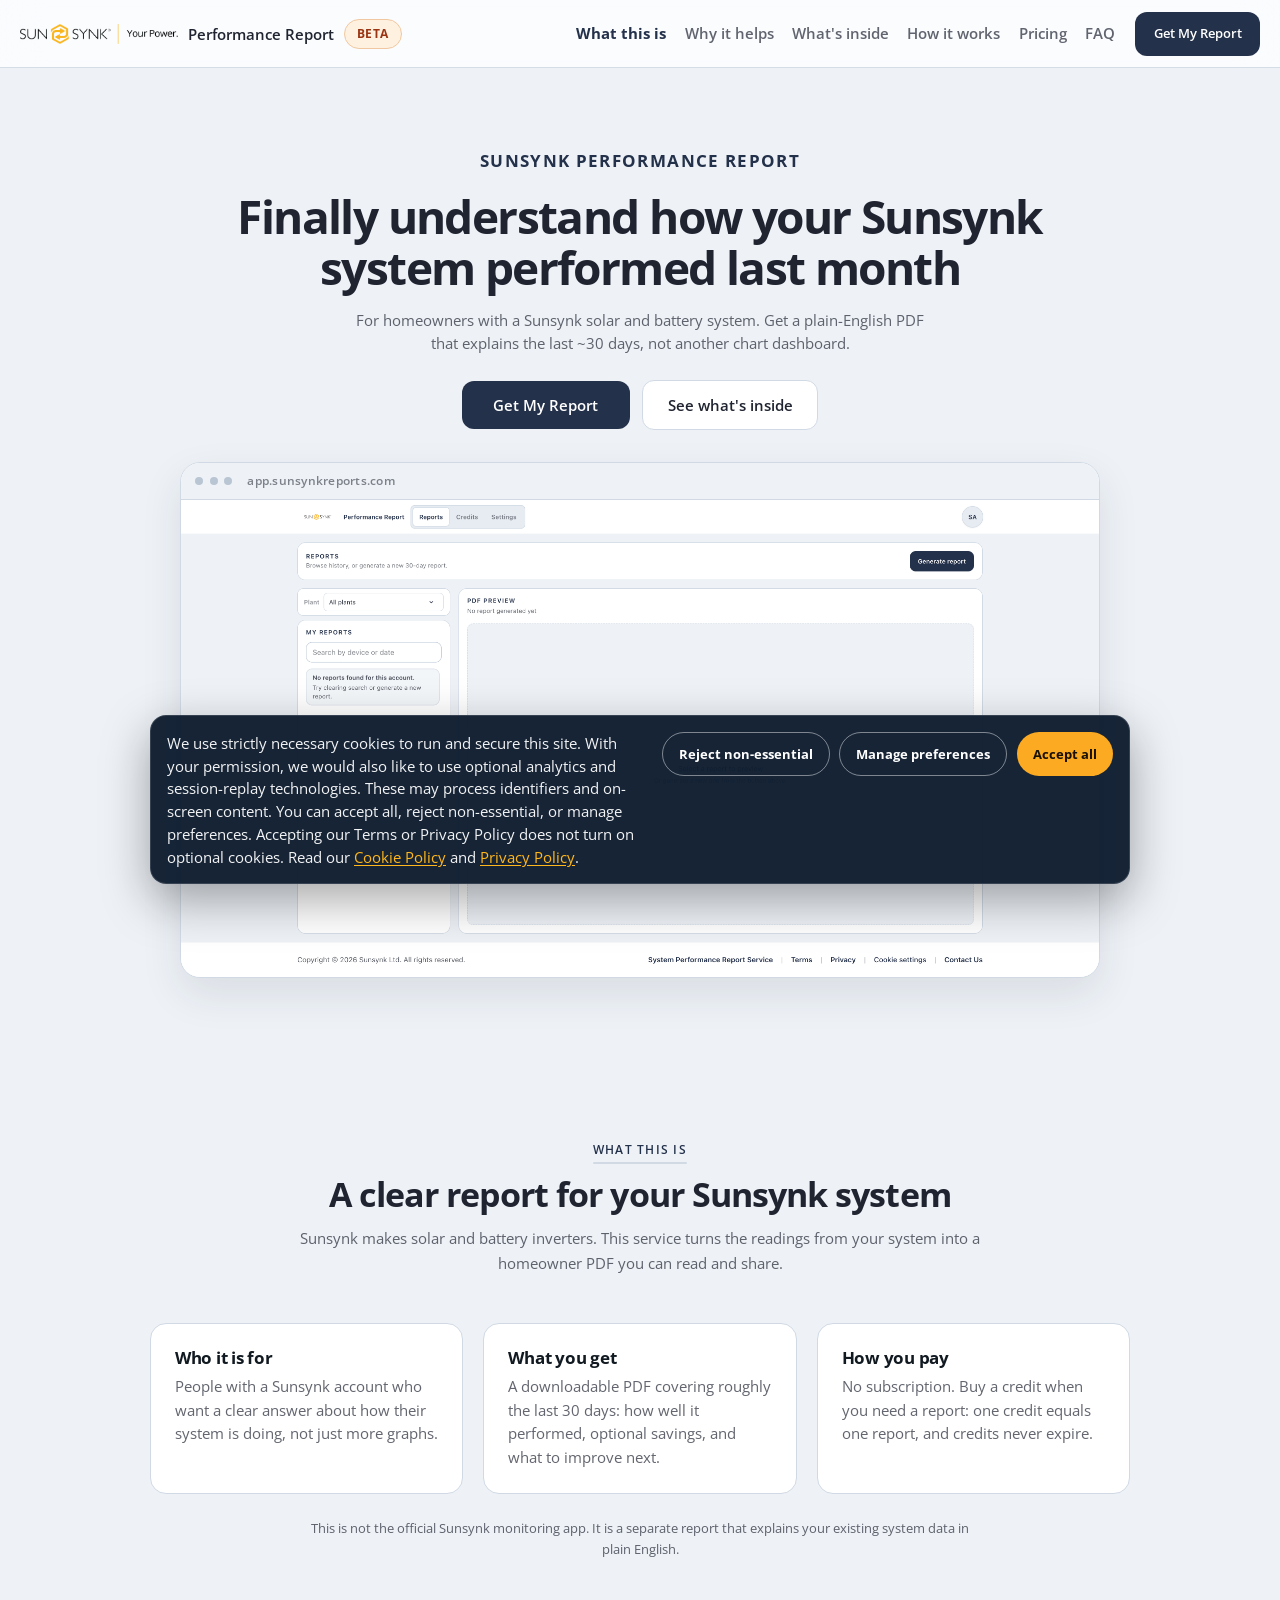
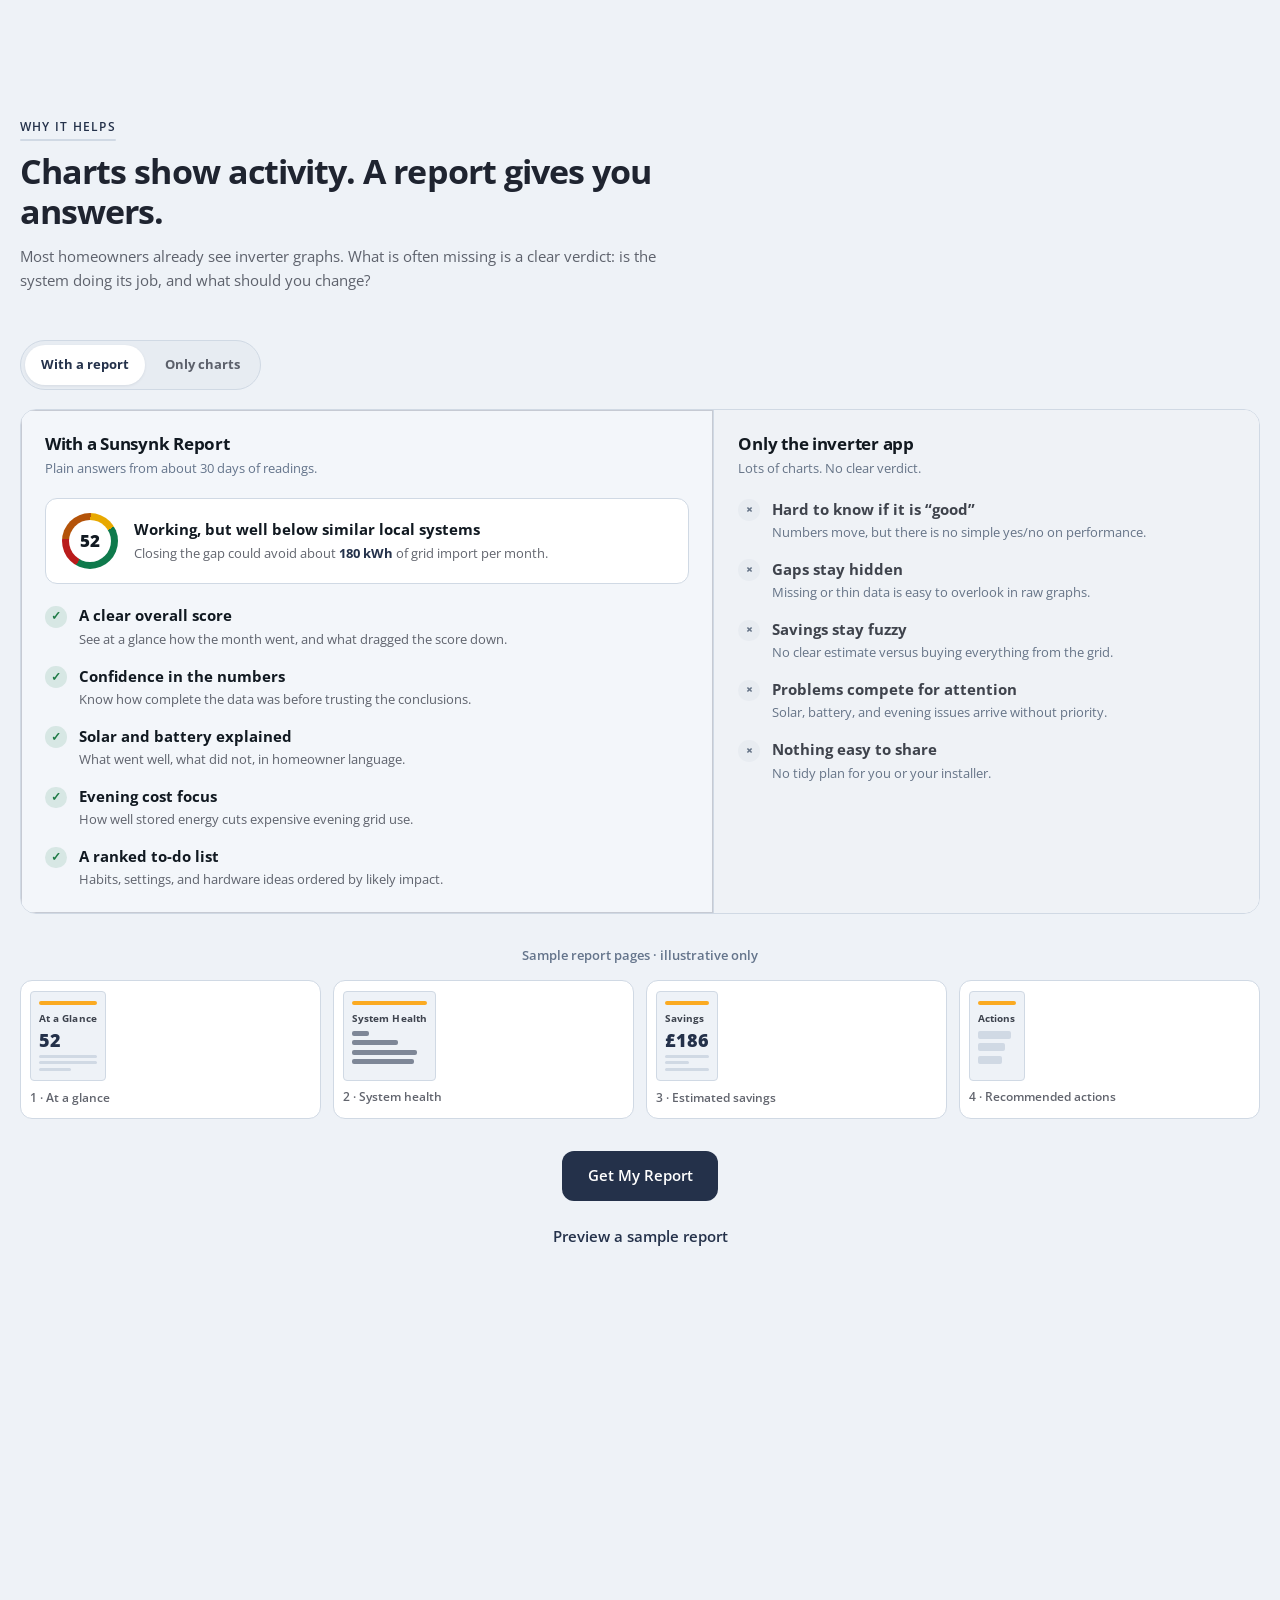
<file: index.html>
<!DOCTYPE html>
<html lang="en-GB">
<head>
  <meta charset="UTF-8" />
  <meta name="viewport" content="width=device-width, initial-scale=1.0, viewport-fit=cover" />
  <script>
    if (window.location.pathname.endsWith('/index.html')) {
      const cleanPath = window.location.pathname.replace(/\/index\.html$/, '/') || '/';
      window.location.replace(cleanPath + window.location.search + window.location.hash);
    }
  </script>

  <!-- Primary Meta Tags -->
  <title>Sunsynk Performance Report | Understand your solar and battery last month</title>
  <meta name="description" content="For Sunsynk homeowners: a plain-English PDF that explains the last ~30 days of your solar and battery system: score, optional savings, and what to do next. From £2.99. No subscription." />
  <meta name="author" content="Sunsynk" />
  <meta name="robots" content="index, follow, max-image-preview:large, max-snippet:-1, max-video-preview:-1" />
  <meta name="googlebot" content="index, follow, max-image-preview:large, max-snippet:-1, max-video-preview:-1" />
  <meta name="rating" content="general" />
  <meta name="referrer" content="strict-origin-when-cross-origin" />
  <meta name="format-detection" content="telephone=no" />
  <meta name="geo.region" content="GB" />
  <meta name="color-scheme" content="light" />
  <meta name="keywords" content="Sunsynk Performance Report, Sunsynk Report Platform, solar battery report, plant performance PDF, system health score, solar savings, prioritised actions" />

  <!-- Canonical and language -->
  <link rel="canonical" href="https://sunsynkreports.com/" />
  <link rel="alternate" hreflang="en-GB" href="https://sunsynkreports.com/" />
  <link rel="alternate" hreflang="x-default" href="https://sunsynkreports.com/" />
  <link rel="alternate" type="text/plain" title="LLMs.txt" href="https://sunsynkreports.com/llms.txt" />
  <link rel="alternate" type="text/plain" title="LLMs full context" href="https://sunsynkreports.com/llms-full.txt" />
  <link rel="sitemap" type="application/xml" title="Sitemap" href="https://sunsynkreports.com/sitemap.xml" />
  <link rel="manifest" href="/site.webmanifest" />

  <!-- Share preview images: /assets/images/og-image.jpg (1200×630 JPEG crop of sunsynkreports.com.jpg). -->
  <!-- Open Graph -->
  <meta property="og:type" content="website" />
  <meta property="og:url" content="https://sunsynkreports.com/" />
  <meta property="og:title" content="Sunsynk Performance Report | Understand your solar and battery last month" />
  <meta property="og:description" content="Plain-English 30-day PDF for Sunsynk homeowners: how well your system performed, optional savings, and what to change next. No subscription." />
  <meta property="og:image" content="https://sunsynkreports.com/assets/images/og-image.jpg?v=20261112" />
  <meta property="og:image:secure_url" content="https://sunsynkreports.com/assets/images/og-image.jpg?v=20261112" />
  <meta property="og:image:type" content="image/jpeg" />
  <meta property="og:image:width" content="1200" />
  <meta property="og:image:height" content="630" />
  <meta property="og:image:alt" content="Sunsynk Performance Report: plain-English 30-day solar and battery PDF" />
  <meta property="og:site_name" content="Sunsynk Performance Report" />
  <meta property="og:locale" content="en_GB" />

  <!-- Twitter -->
  <meta name="twitter:card" content="summary_large_image" />
  <meta name="twitter:site" content="@sunsynkza" />
  <meta name="twitter:creator" content="@sunsynkza" />
  <meta name="twitter:url" content="https://sunsynkreports.com/" />
  <meta name="twitter:title" content="Sunsynk Performance Report | Understand your solar and battery last month" />
  <meta name="twitter:description" content="Plain-English 30-day PDF for Sunsynk homeowners: score, optional savings, and next steps. From £2.99. No subscription." />
  <meta name="twitter:image" content="https://sunsynkreports.com/assets/images/og-image.jpg?v=20261112" />
  <meta name="twitter:image:alt" content="Sunsynk Performance Report: plain-English 30-day solar and battery PDF" />

  <!-- Favicon -->
  <link rel="icon" type="image/x-icon" href="/assets/images/favicon.ico" />
  <link rel="shortcut icon" href="/assets/images/favicon.ico" />
  <link rel="apple-touch-icon" href="/assets/images/favicon.ico" />
  <meta name="theme-color" content="#24314a" />
  <meta name="msapplication-TileColor" content="#24314a" />

  <!-- Performance hints -->
  <link rel="preconnect" href="https://fonts.googleapis.com" />
  <link rel="preconnect" href="https://fonts.gstatic.com" crossorigin />
  <link rel="dns-prefetch" href="https://app.sunsynkreports.com" />
  <link href="https://fonts.googleapis.com/css2?family=Open+Sans:ital,wght@0,400;0,500;0,600;0,700;0,800;1,400&display=swap" rel="stylesheet" />
  <link rel="stylesheet" href="/assets/css/styles.css" />

  <!-- JSON-LD: WebSite -->
  <script type="application/ld+json">
  {
    "@context": "https://schema.org",
    "@type": "WebSite",
    "@id": "https://sunsynkreports.com/#website",
    "url": "https://sunsynkreports.com/",
    "name": "Sunsynk Performance Report",
    "description": "Plain-English 30-day performance PDFs for Sunsynk solar and battery homeowners covering score, optional savings, and next steps.",
    "inLanguage": "en-GB",
    "publisher": { "@id": "https://sunsynkreports.com/#organization" },
    "potentialAction": {
      "@type": "ViewAction",
      "name": "Get My Report",
      "target": "https://app.sunsynkreports.com/"
    }
  }
  </script>

  <!-- JSON-LD: Organization -->
  <script type="application/ld+json">
  {
    "@context": "https://schema.org",
    "@type": "Organization",
    "@id": "https://sunsynkreports.com/#organization",
    "name": "Sunsynk Report Platform",
    "legalName": "Sunsynk",
    "url": "https://sunsynkreports.com/",
    "logo": {
      "@type": "ImageObject",
      "url": "https://sunsynkreports.com/assets/images/sunsynk-logo.png",
      "width": 910,
      "height": 120
    },
    "image": "https://sunsynkreports.com/assets/images/og-image.jpg?v=20261112",
    "description": "Report platform for Sunsynk solar and battery system performance analysis.",
    "parentOrganization": {
      "@type": "Organization",
      "name": "Sunsynk",
      "url": "https://www.sunsynk.com/"
    },
    "sameAs": [
      "https://www.facebook.com/sunsynkza",
      "https://twitter.com/sunsynkza",
      "https://www.linkedin.com/company/sunsynk"
    ],
    "contactPoint": [
      {
        "@type": "ContactPoint",
        "contactType": "customer support",
        "email": "support@sunsynk.com",
        "availableLanguage": ["en-GB", "en"]
      },
      {
        "@type": "ContactPoint",
        "contactType": "privacy",
        "email": "privacy@sunsynk.com",
        "availableLanguage": ["en-GB", "en"]
      }
    ]
  }
  </script>

  <!-- JSON-LD: SoftwareApplication + AggregateOffer (GBP list prices; ZAR/USD available in app) -->
  <script type="application/ld+json">
  {
    "@context": "https://schema.org",
    "@type": "SoftwareApplication",
    "@id": "https://sunsynkreports.com/#product",
    "name": "Sunsynk Report Platform",
    "alternateName": ["Sunsynk Performance Report", "Sunsynk Reports"],
    "description": "Plain-English PDF for Sunsynk homeowners covering about 30 days of system readings: overall score, optional estimated savings, solar and battery insights, and ranked next steps.",
    "url": "https://sunsynkreports.com/",
    "applicationCategory": "BusinessApplication",
    "applicationSubCategory": "Energy monitoring and reporting",
    "operatingSystem": "Web",
    "inLanguage": "en-GB",
    "isAccessibleForFree": false,
    "image": "https://sunsynkreports.com/assets/images/og-image.jpg?v=20261112",
    "screenshot": "https://sunsynkreports.com/assets/images/og-image.jpg?v=20261112",
    "publisher": { "@id": "https://sunsynkreports.com/#organization" },
    "creator": {
      "@type": "Organization",
      "name": "Sunsynk",
      "url": "https://www.sunsynk.com/"
    },
    "featureList": [
      "Plain-English 30-day performance PDF",
      "Overall system score with category breakdown",
      "Optional estimated savings versus grid electricity",
      "Data coverage and accuracy checks",
      "Solar, battery and evening grid insights",
      "Ranked next steps for habits, settings and hardware"
    ],
    "offers": {
      "@type": "AggregateOffer",
      "url": "https://sunsynkreports.com/#pricing",
      "priceCurrency": "GBP",
      "lowPrice": "2.99",
      "highPrice": "11.49",
      "offerCount": 3,
      "availability": "https://schema.org/InStock",
      "offers": [
        {
          "@type": "Offer",
          "name": "Starter (1 credit)",
          "description": "1 report credit. Credits never expire.",
          "price": "2.99",
          "priceCurrency": "GBP",
          "url": "https://app.sunsynkreports.com/",
          "availability": "https://schema.org/InStock"
        },
        {
          "@type": "Offer",
          "name": "Classic (3 credits)",
          "description": "3 report credits. Most popular bundle. Credits never expire.",
          "price": "7.49",
          "priceCurrency": "GBP",
          "url": "https://app.sunsynkreports.com/",
          "availability": "https://schema.org/InStock"
        },
        {
          "@type": "Offer",
          "name": "Pro (6 credits)",
          "description": "6 report credits. Best value bundle. Credits never expire.",
          "price": "11.49",
          "priceCurrency": "GBP",
          "url": "https://app.sunsynkreports.com/",
          "availability": "https://schema.org/InStock"
        }
      ]
    }
  }
  </script>

  <!-- JSON-LD: FAQPage (must match visible FAQ copy) -->
  <script type="application/ld+json">
  {
    "@context": "https://schema.org",
    "@type": "FAQPage",
    "@id": "https://sunsynkreports.com/#faq",
    "mainEntity": [
      {
        "@type": "Question",
        "name": "Do I need a Sunsynk account?",
        "acceptedAnswer": {
          "@type": "Answer",
          "text": "Yes. Sign in with your existing Sunsynk email and password. The report uses the readings already linked to that account. Installers may also use the PDF when helping a homeowner."
        }
      },
      {
        "@type": "Question",
        "name": "Is this the official Sunsynk monitoring app?",
        "acceptedAnswer": {
          "@type": "Answer",
          "text": "No. Sunsynk’s own app shows live charts and system status. This service creates a separate plain-English PDF that summarises about 30 days of performance, optional savings, and what to do next."
        }
      },
      {
        "@type": "Question",
        "name": "What is inside the PDF?",
        "acceptedAnswer": {
          "@type": "Answer",
          "text": "A readable report with an overall score, data-quality checks, optional estimated savings (if you save your electricity rate), solar and battery insights, evening grid use, and a ranked list of recommended actions."
        }
      },
      {
        "@type": "Question",
        "name": "Is there a subscription?",
        "acceptedAnswer": {
          "@type": "Answer",
          "text": "No. One credit equals one report. Buy Starter (1), Classic (3), or Pro (6) when you need them. Credits never expire. Unused credits from a purchase can be refunded within 14 days."
        }
      },
      {
        "@type": "Question",
        "name": "Can I trust the numbers?",
        "acceptedAnswer": {
          "@type": "Answer",
          "text": "Before generation, the app checks about 30 days of data coverage and warns you if coverage is thin. Each PDF also shows coverage and accuracy checks, plus assumptions in Important Information."
        }
      },
      {
        "@type": "Question",
        "name": "How do I get a report?",
        "acceptedAnswer": {
          "@type": "Answer",
          "text": "Go to app.sunsynkreports.com, sign in with Sunsynk, buy credits if needed, optionally save your electricity rate under Settings, then generate a report for your system. When it is ready, preview and download the PDF. One credit is used per report."
        }
      }
    ]
  }
  </script>

  <!-- JSON-LD: HowTo -->
  <script type="application/ld+json">
  {
    "@context": "https://schema.org",
    "@type": "HowTo",
    "@id": "https://sunsynkreports.com/#how-it-works-howto",
    "name": "How to get a Sunsynk Performance Report",
    "description": "Sign in with your Sunsynk account, buy credits, generate a report, then download the PDF. No subscription. One credit equals one report.",
    "inLanguage": "en-GB",
    "totalTime": "PT10M",
    "estimatedCost": {
      "@type": "MonetaryAmount",
      "currency": "GBP",
      "value": "2.99"
    },
    "tool": {
      "@type": "HowToTool",
      "name": "Sunsynk account (email and password)"
    },
    "step": [
      {
        "@type": "HowToStep",
        "position": 1,
        "name": "Sign in",
        "text": "Sunsynk email and password. Accept Terms and Privacy once.",
        "url": "https://app.sunsynkreports.com/"
      },
      {
        "@type": "HowToStep",
        "position": 2,
        "name": "Buy credits",
        "text": "Starter, Classic, or Pro. Credits never expire.",
        "url": "https://sunsynkreports.com/#pricing"
      },
      {
        "@type": "HowToStep",
        "position": 3,
        "name": "Generate",
        "text": "Pick your system. Add your rate if you want savings estimates.",
        "url": "https://app.sunsynkreports.com/"
      },
      {
        "@type": "HowToStep",
        "position": 4,
        "name": "Download",
        "text": "Preview the PDF, save it, or share it with your installer.",
        "url": "https://app.sunsynkreports.com/"
      }
    ]
  }
  </script>

  <!-- JSON-LD: WebPage + Breadcrumb -->
  <script type="application/ld+json">
  {
    "@context": "https://schema.org",
    "@type": "WebPage",
    "@id": "https://sunsynkreports.com/#webpage",
    "url": "https://sunsynkreports.com/",
    "name": "Sunsynk Performance Report | Understand your solar and battery last month",
    "description": "Plain-English 30-day PDF for Sunsynk homeowners: how well your system performed, optional savings, and what to change next. No subscription.",
    "inLanguage": "en-GB",
    "isPartOf": { "@id": "https://sunsynkreports.com/#website" },
    "about": { "@id": "https://sunsynkreports.com/#product" },
    "primaryImageOfPage": {
      "@type": "ImageObject",
      "url": "https://sunsynkreports.com/assets/images/og-image.jpg?v=20261112",
      "width": 1200,
      "height": 630
    },
    "speakable": {
      "@type": "SpeakableSpecification",
      "cssSelector": [".hero-text h1", ".hero-sub", "#what-this-is h2", "#faq-heading", ".faq-list"]
    },
    "significantLink": [
      "https://sunsynkreports.com/#what-this-is",
      "https://sunsynkreports.com/#sample",
      "https://sunsynkreports.com/#sample-report",
      "https://sunsynkreports.com/#insights",
      "https://sunsynkreports.com/#how-it-works",
      "https://sunsynkreports.com/#pricing",
      "https://sunsynkreports.com/#faq",
      "https://app.sunsynkreports.com/",
      "https://sunsynkreports.com/llms.txt"
    ],
    "relatedLink": [
      "https://sunsynkreports.com/llms-full.txt",
      "https://sunsynkreports.com/privacy-policy/",
      "https://sunsynkreports.com/terms-of-use/",
      "https://sunsynkreports.com/cookie-policy/"
    ],
    "breadcrumb": {
      "@type": "BreadcrumbList",
      "itemListElement": [
        {
          "@type": "ListItem",
          "position": 1,
          "name": "Home",
          "item": "https://sunsynkreports.com/"
        }
      ]
    }
  }
  </script>
  <script src="https://analytics.ahrefs.com/analytics.js" data-key="Zgh8j3XPtPos4y1zqx6iFw" async></script>
</head>
<body>
  <a class="skip-link" href="#main-content">Skip to main content</a>
  <div id="top" aria-hidden="true" style="position:absolute;top:0;height:0;pointer-events:none;"></div>

  <header class="nav" id="nav">
    <div class="nav-inner container">
      <a class="nav-brand" href="#top" aria-label="Sunsynk Performance Report">
        <img src="/assets/images/sunsynk-logo.png" alt="Sunsynk" class="nav-logo" width="156" height="21" decoding="async" fetchpriority="high" />
        <span>Performance Report</span>
        <span class="badge badge-warn">Beta</span>
      </a>
      <button class="nav-toggle" aria-expanded="false" aria-controls="nav-menu" aria-label="Open menu">
        <span></span><span></span><span></span>
      </button>
      <div class="nav-end">
        <nav id="nav-menu" class="nav-menu" aria-label="Main navigation">
          <a href="#what-this-is">What this is</a>
          <a href="#sample">Why it helps</a>
          <a href="#insights">What's inside</a>
          <a href="#how-it-works">How it works</a>
          <a href="#pricing">Pricing</a>
          <a href="#faq">FAQ</a>
          <a class="btn btn-primary btn-sm nav-menu-cta" href="https://app.sunsynkreports.com" target="_blank" rel="noopener noreferrer">Get My Report</a>
        </nav>
        <a class="btn btn-primary btn-sm nav-cta" href="https://app.sunsynkreports.com" target="_blank" rel="noopener noreferrer">Get My Report</a>
      </div>
    </div>
  </header>

  <main id="main-content" tabindex="-1">

    <!-- HERO -->
    <section class="hero" id="hero">
      <div class="container hero-layout hero-centered">
        <div class="hero-pin">
          <div class="hero-text fade-in">
            <p class="hero-brand">Sunsynk Performance Report</p>
            <h1>Finally understand how your Sunsynk <br class="hero-br">system performed last month</h1>
            <p class="hero-sub">For homeowners with a Sunsynk solar and battery system. Get a plain-English PDF that explains the last ~30 days, not another chart dashboard.</p>
            <div class="hero-actions">
              <a class="btn btn-primary" href="https://app.sunsynkreports.com" target="_blank" rel="noopener noreferrer">Get My Report</a>
              <a class="btn btn-soft" href="#insights">See what's inside</a>
            </div>
          </div>
        </div>
        <div class="hero-stage fade-in" data-delay="120">
          <figure class="hero-product">
            <div class="hero-product-chrome" aria-hidden="true">
              <span class="hero-product-dot"></span>
              <span class="hero-product-dot"></span>
              <span class="hero-product-dot"></span>
              <span class="hero-product-url">app.sunsynkreports.com</span>
            </div>
            <img
              src="/assets/images/sunsynk-reports.png"
              alt="App where you sign in with your Sunsynk account and generate a performance report PDF"
              width="3600"
              height="1870"
              decoding="async"
              fetchpriority="high"
            />
          </figure>
        </div>
      </div>
    </section>

    <!-- WHAT THIS IS -->
    <section class="section" id="what-this-is">
      <div class="container">
        <div class="section-header reveal center">
          <p class="eyebrow">What this is</p>
          <h2>A clear report for your Sunsynk system</h2>
          <p class="section-sub">Sunsynk makes solar and battery inverters. This service turns the readings from your system into a homeowner PDF you can read and share.</p>
        </div>
        <div class="orient-grid reveal ix-stagger">
          <article class="orient-card">
            <h3>Who it is for</h3>
            <p>People with a Sunsynk account who want a clear answer about how their system is doing, not just more graphs.</p>
          </article>
          <article class="orient-card">
            <h3>What you get</h3>
            <p>A downloadable PDF covering roughly the last 30 days: how well it performed, optional savings, and what to improve next.</p>
          </article>
          <article class="orient-card">
            <h3>How you pay</h3>
            <p>No subscription. Buy a credit when you need a report: one credit equals one report, and credits never expire.</p>
          </article>
        </div>
        <p class="orient-note reveal">This is not the official Sunsynk monitoring app. It is a separate report that explains your existing system data in plain English.</p>
      </div>
    </section>

    <!-- PROBLEM → VALUE -->
    <section class="section section-slate">
      <div class="container">
        <div class="section-header reveal" id="sample">
          <p class="eyebrow">Why it helps</p>
          <h2>Charts show activity. A report gives you answers.</h2>
          <p class="section-sub">Most homeowners already see inverter graphs. What is often missing is a clear verdict: is the system doing its job, and what should you change?</p>
        </div>

        <div class="sample-compare-toggle reveal" role="group" aria-label="Compare with or without a report">
          <button type="button" class="sample-toggle is-active" data-sample-view="with" aria-pressed="true">With a report</button>
          <button type="button" class="sample-toggle" data-sample-view="without" aria-pressed="false">Only charts</button>
        </div>

        <div class="sample-panel reveal" data-sample-panel>
          <div class="sample-panel-grid ix-stagger">
            <div class="sample-col sample-col-yes is-featured" data-sample-col="with">
              <div class="sample-col-head">
                <h3>With a Sunsynk Report</h3>
                <p>Plain answers from about 30 days of readings.</p>
              </div>
              <div class="sample-summary">
                <div class="sample-gauge" aria-hidden="true"><strong class="countup" data-target="52">52</strong></div>
                <div>
                  <p class="sample-gap-title">Working, but well below similar local systems</p>
                  <p class="sample-gap-sub">Closing the gap could avoid about <strong>180 kWh</strong> of grid import per month.</p>
                </div>
              </div>
              <ul class="sample-checks ix-cascade">
                <li><span class="sample-check" aria-hidden="true">✓</span><div><strong>A clear overall score</strong><p>See at a glance how the month went, and what dragged the score down.</p></div></li>
                <li><span class="sample-check" aria-hidden="true">✓</span><div><strong>Confidence in the numbers</strong><p>Know how complete the data was before trusting the conclusions.</p></div></li>
                <li><span class="sample-check" aria-hidden="true">✓</span><div><strong>Solar and battery explained</strong><p>What went well, what did not, in homeowner language.</p></div></li>
                <li><span class="sample-check" aria-hidden="true">✓</span><div><strong>Evening cost focus</strong><p>How well stored energy cuts expensive evening grid use.</p></div></li>
                <li><span class="sample-check" aria-hidden="true">✓</span><div><strong>A ranked to-do list</strong><p>Habits, settings, and hardware ideas ordered by likely impact.</p></div></li>
              </ul>
            </div>
            <div class="sample-col sample-col-no is-muted" data-sample-col="without">
              <div class="sample-col-head">
                <h3>Only the inverter app</h3>
                <p>Lots of charts. No clear verdict.</p>
              </div>
              <ul class="sample-crosses ix-cascade">
                <li><span class="sample-cross" aria-hidden="true">×</span><div><strong>Hard to know if it is “good”</strong><p>Numbers move, but there is no simple yes/no on performance.</p></div></li>
                <li><span class="sample-cross" aria-hidden="true">×</span><div><strong>Gaps stay hidden</strong><p>Missing or thin data is easy to overlook in raw graphs.</p></div></li>
                <li><span class="sample-cross" aria-hidden="true">×</span><div><strong>Savings stay fuzzy</strong><p>No clear estimate versus buying everything from the grid.</p></div></li>
                <li><span class="sample-cross" aria-hidden="true">×</span><div><strong>Problems compete for attention</strong><p>Solar, battery, and evening issues arrive without priority.</p></div></li>
                <li><span class="sample-cross" aria-hidden="true">×</span><div><strong>Nothing easy to share</strong><p>No tidy plan for you or your installer.</p></div></li>
              </ul>
            </div>
          </div>
        </div>

        <div class="sample-report-preview reveal" id="sample-report">
          <p class="sample-report-label">Sample report pages · illustrative only</p>
          <div class="sample-report-strip">
            <button type="button" class="sample-report-thumb" data-open-sample-report data-sample-page="0" aria-label="Preview sample page 1: At a glance">
              <span class="sample-report-thumb-page" aria-hidden="true">
                <span class="srp-bar"></span>
                <span class="srp-title">At a Glance</span>
                <span class="srp-score">52</span>
                <span class="srp-lines"><span></span><span></span><span class="short"></span></span>
              </span>
              <span class="sample-report-thumb-cap">1 · At a glance</span>
            </button>
            <button type="button" class="sample-report-thumb" data-open-sample-report data-sample-page="1" aria-label="Preview sample page 2: System health">
              <span class="sample-report-thumb-page" aria-hidden="true">
                <span class="srp-bar"></span>
                <span class="srp-title">System Health</span>
                <span class="srp-bars"><span style="--w:23%"></span><span style="--w:61%"></span><span style="--w:86%"></span><span style="--w:82%"></span></span>
              </span>
              <span class="sample-report-thumb-cap">2 · System health</span>
            </button>
            <button type="button" class="sample-report-thumb" data-open-sample-report data-sample-page="2" aria-label="Preview sample page 3: Estimated savings">
              <span class="sample-report-thumb-page" aria-hidden="true">
                <span class="srp-bar"></span>
                <span class="srp-title">Savings</span>
                <span class="srp-money">£186</span>
                <span class="srp-lines"><span></span><span class="short"></span><span></span></span>
              </span>
              <span class="sample-report-thumb-cap">3 · Estimated savings</span>
            </button>
            <button type="button" class="sample-report-thumb" data-open-sample-report data-sample-page="3" aria-label="Preview sample page 4: Recommended actions">
              <span class="sample-report-thumb-page" aria-hidden="true">
                <span class="srp-bar"></span>
                <span class="srp-title">Actions</span>
                <span class="srp-checks"><span></span><span></span><span></span></span>
              </span>
              <span class="sample-report-thumb-cap">4 · Recommended actions</span>
            </button>
          </div>
        </div>

        <div class="sample-actions reveal">
          <a class="btn btn-primary" href="https://app.sunsynkreports.com" target="_blank" rel="noopener noreferrer">Get My Report</a>
          <button type="button" class="sample-link" data-open-sample-report data-sample-page="0">Preview a sample report</button>
        </div>
      </div>
    </section>

    <!-- WHAT'S INSIDE -->
    <section class="section" id="insights">
      <div class="container inside-block">
        <div class="section-header reveal center">
          <p class="eyebrow">What's inside</p>
          <h2>Three questions every report answers</h2>
          <p class="section-sub">Sample figures below show the kind of clarity you get. They are illustrative, not a live customer report.</p>
        </div>

        <div class="inside-tabs reveal" role="tablist" aria-label="What's inside the report" data-inside-chapters>
          <button type="button" class="inside-tab is-active" role="tab" id="inside-tab-score" data-inside-target="score" aria-controls="inside-panel-score" aria-selected="true">Is it working well?</button>
          <button type="button" class="inside-tab" role="tab" id="inside-tab-savings" data-inside-target="savings" aria-controls="inside-panel-savings" aria-selected="false">Am I saving money?</button>
          <button type="button" class="inside-tab" role="tab" id="inside-tab-actions" data-inside-target="actions" aria-controls="inside-panel-actions" aria-selected="false">What should I change?</button>
        </div>

        <div class="inside-stage reveal" id="report-preview" data-inside-stage>
          <div class="inside-panel is-active" role="tabpanel" id="inside-panel-score" data-inside-panel="score" aria-labelledby="inside-tab-score">
            <div class="inside-answer">
              <div class="inside-answer-hero" id="health">
                <p class="inside-answer-kicker">Sample overall score</p>
                <p class="inside-answer-value health-score-num countup" data-target="52">52</p>
                <p class="inside-answer-lead">Working, but needs attention. Weakest: self-use (23). Strongest: battery (86).</p>
                <p class="inside-answer-meta" id="trust">Sample data coverage <strong class="countup" data-target="98.4" data-decimals="1" data-suffix="%">98.4%</strong> · thin periods are flagged in the PDF</p>
              </div>
              <div class="inside-answer-side health-panel">
                <p class="inside-answer-kicker">Where the score comes from</p>
                <div class="health-bars" aria-label="Category contribution to score">
                  <div class="health-bar-row">
                    <span>Self-use</span>
                    <div class="health-track"><div class="health-fill" data-health-val="23" style="--c:var(--orange-fill)"></div></div>
                    <strong class="score-val-warn">23</strong>
                  </div>
                  <div class="health-bar-row">
                    <span>Solar</span>
                    <div class="health-track"><div class="health-fill" data-health-val="61" style="--c:var(--gold)"></div></div>
                    <strong>61</strong>
                  </div>
                  <div class="health-bar-row">
                    <span>Battery</span>
                    <div class="health-track"><div class="health-fill" data-health-val="86" style="--c:var(--green-fill)"></div></div>
                    <strong class="score-val-ok">86</strong>
                  </div>
                  <div class="health-bar-row">
                    <span>Evening grid</span>
                    <div class="health-track"><div class="health-fill" data-health-val="82" style="--c:var(--green-fill)"></div></div>
                    <strong class="score-val-ok">82</strong>
                  </div>
                </div>
              </div>
            </div>
          </div>

          <div class="inside-panel" role="tabpanel" id="inside-panel-savings" data-inside-panel="savings" aria-labelledby="inside-tab-savings" hidden>
            <div class="inside-answer inside-answer-savings" id="savings">
              <div class="inside-answer-hero">
                <p class="inside-answer-kicker">Sample estimated savings</p>
                <p class="inside-answer-value"><span class="countup" data-target="186" data-prefix="£">£186</span></p>
                <p class="inside-answer-lead">Versus buying all electricity from the grid. Shown when you save your electricity rate in Settings.</p>
              </div>
              <ul class="inside-stat-list">
                <li><span>Energy you supplied yourself</span><strong>612 kWh</strong></li>
                <li><span>Grid cost avoided</span><strong>£168</strong></li>
              </ul>
            </div>
          </div>

          <div class="inside-panel" role="tabpanel" id="inside-panel-actions" data-inside-panel="actions" aria-labelledby="inside-tab-actions" hidden>
            <div class="inside-actions" id="actions">
              <p class="inside-answer-lead inside-actions-intro">A ranked list of next steps: habits first, then settings, then hardware only when it is worth considering.</p>
              <div class="inside-actions-grid">
                <div class="inside-actions-col">
                  <p class="actions-tag">Habits</p>
                  <ul>
                    <li>Move heavy evening loads earlier while solar or battery cover is available</li>
                    <li>Spot habits that quietly drive peak grid import</li>
                  </ul>
                </div>
                <div class="inside-actions-col">
                  <p class="actions-tag">Settings</p>
                  <ul>
                    <li>Adjust battery reserve and discharge timing for evening peaks</li>
                    <li>Improve self-use settings before buying more capacity</li>
                  </ul>
                </div>
                <div class="inside-actions-col">
                  <p class="actions-tag">Hardware</p>
                  <ul>
                    <li>Consider more storage or panels only after settings and habits are reviewed</li>
                    <li>Share the PDF with your installer when an upgrade case is clear</li>
                  </ul>
                </div>
              </div>
            </div>
          </div>
        </div>
        <p class="assumptions-note reveal">Assumptions and limits appear in Important Information at the end of every report.</p>
      </div>
    </section>

    <!-- HOW IT WORKS -->
    <section class="section section-slate">
      <div class="container how-block">
        <div class="section-header reveal center" id="how-it-works">
          <p class="eyebrow">How it works</p>
          <h2>Four steps to your PDF</h2>
          <p class="section-sub">Use the Sunsynk account you already have. One credit equals one report.</p>
        </div>
        <ol class="how-flow reveal ix-stagger" aria-label="Four steps to your PDF">
          <li class="how-flow-item">
            <span class="how-flow-n" aria-hidden="true">1</span>
            <h3>Sign in</h3>
            <p>Sunsynk email and password. Accept Terms and Privacy once.</p>
          </li>
          <li class="how-flow-item">
            <span class="how-flow-n" aria-hidden="true">2</span>
            <h3>Buy credits</h3>
            <p>Starter, Classic, or Pro. Credits never expire.</p>
          </li>
          <li class="how-flow-item">
            <span class="how-flow-n" aria-hidden="true">3</span>
            <h3>Generate</h3>
            <p>Pick your system. Add your rate if you want savings estimates.</p>
          </li>
          <li class="how-flow-item">
            <span class="how-flow-n" aria-hidden="true">4</span>
            <h3>Download</h3>
            <p>Preview the PDF, save it, or share it with your installer.</p>
          </li>
        </ol>
        <div class="how-foot reveal">
          <a class="btn btn-primary" href="https://app.sunsynkreports.com" target="_blank" rel="noopener noreferrer">Get My Report</a>
          <p>No subscription. Pay only when you need a report.</p>
        </div>
      </div>
    </section>

    <!-- VALUE -->
    <section class="section">
      <div class="container">
        <div class="section-header reveal center" id="value">
          <p class="eyebrow">Value</p>
          <h2>Clear insight without a site visit</h2>
          <p class="section-sub">A typical remote professional solar health check can cost far more. This report uses your own system data from a few pounds per credit.</p>
        </div>
        <div class="value-panel reveal">
          <div class="value-compare" aria-label="Typical remote check versus Sunsynk report cost" data-value-compare>
            <div class="value-compare-col">
              <p class="value-compare-label">Typical remote professional check</p>
              <p class="value-compare-price">£100-£150</p>
            </div>
            <p class="value-compare-vs" aria-hidden="true">vs</p>
            <div class="value-compare-col value-compare-col-highlight">
              <p class="value-compare-label">Sunsynk Performance Report</p>
              <p class="value-compare-price"><span data-price-symbol>£</span><span data-price-amount>2.99</span></p>
              <p class="value-compare-note">per credit · from <span data-price-unit>£2.99</span></p>
            </div>
          </div>
          <p class="value-body">From <span data-value-per-credit>£2.99</span> per credit you get a readable performance PDF: score, optional savings, and what to do next.</p>
          <p class="value-disclaimer">It is not a substitute for an on-site inspection.</p>
        </div>
      </div>
    </section>

    <!-- PRICING -->
    <section class="section section-slate">
      <div class="container">
        <div class="pricing-header reveal">
          <div class="section-header" id="pricing">
            <p class="eyebrow">Pricing</p>
            <h2>Pay per report. No subscription.</h2>
            <p class="section-sub">One credit equals one report. Credits never expire. Unused credits can be refunded within 14 days of purchase.</p>
          </div>
          <div class="currency-picker">
            <p class="currency-picker-label" id="currencyLabel">Currency</p>
            <div class="currency-segments" role="radiogroup" aria-labelledby="currencyLabel" id="currencySegments">
              <button type="button" class="currency-seg is-active" role="radio" aria-checked="true" data-currency="GBP">GBP (£)</button>
              <button type="button" class="currency-seg" role="radio" aria-checked="false" data-currency="ZAR">ZAR (R)</button>
              <button type="button" class="currency-seg" role="radio" aria-checked="false" data-currency="USD">USD ($)</button>
            </div>
            <select id="currencySelect" name="currency" class="sr-only" aria-hidden="true" tabindex="-1">
              <option value="GBP" selected>British Pound (£)</option>
              <option value="ZAR">South African Rand (R)</option>
              <option value="USD">US Dollar ($)</option>
            </select>
          </div>
        </div>
        <div class="pricing-grid ix-stagger reveal" id="pricingGrid">
          <article class="price-card" data-plan="starter">
            <div class="pci">
              <h3>Starter</h3>
              <div class="price-row"><span class="pc" data-price-symbol>£</span><span class="pm" data-price-amount>2.99</span></div>
              <p class="pp"><span data-price-unit>£2.99</span> per credit</p>
              <p class="pcr" data-price-credits>1 report credit</p>
              <ul class="pul">
                <li data-price-reports>1 performance report</li>
                <li>Credits never expire</li>
                <li>Secure checkout via Stripe</li>
              </ul>
              <a class="btn btn-outline-dark w-full" href="https://app.sunsynkreports.com" target="_blank" rel="noopener noreferrer">Buy Now</a>
            </div>
          </article>
          <article class="price-card price-featured" data-plan="classic">
            <div class="price-badge">Most Popular</div>
            <div class="pci">
              <h3>Classic</h3>
              <div class="price-row"><span class="pc" data-price-symbol>£</span><span class="pm" data-price-amount>7.49</span></div>
              <p class="pp"><span data-price-unit>£2.50</span> per credit</p>
              <p class="pcr" data-price-credits>3 report credits</p>
              <ul class="pul">
                <li data-price-reports>3 performance reports</li>
                <li>Credits never expire</li>
                <li>Secure checkout via Stripe</li>
              </ul>
              <a class="btn btn-primary w-full" href="https://app.sunsynkreports.com" target="_blank" rel="noopener noreferrer">Buy Now</a>
            </div>
          </article>
          <article class="price-card" data-plan="pro">
            <div class="price-badge-alt">Best Value</div>
            <div class="pci">
              <h3>Pro</h3>
              <div class="price-row"><span class="pc" data-price-symbol>£</span><span class="pm" data-price-amount>11.49</span></div>
              <p class="pp"><span data-price-unit>£1.92</span> per credit</p>
              <p class="pcr" data-price-credits>6 report credits</p>
              <ul class="pul">
                <li data-price-reports>6 performance reports</li>
                <li>Credits never expire</li>
                <li>Secure checkout via Stripe</li>
              </ul>
              <a class="btn btn-outline-dark w-full" href="https://app.sunsynkreports.com" target="_blank" rel="noopener noreferrer">Buy Now</a>
            </div>
          </article>
        </div>
        <p class="pricing-note reveal">
          <svg width="14" height="14" viewBox="0 0 24 24" fill="none" stroke="currentColor" stroke-width="2" aria-hidden="true"><rect x="3" y="11" width="18" height="11" rx="2"/><path d="M7 11V7a5 5 0 0110 0v4"/></svg>
          <span class="pricing-note-text">Prices shown in <span data-price-currency-label>British pounds</span>. Secured by Stripe. Credits never expire. Unused credits refundable within 14 days of purchase.</span>
        </p>
      </div>
    </section>

    <!-- FAQ -->
    <section class="section" aria-labelledby="faq-heading">
      <div class="container">
        <div class="section-header reveal" id="faq">
          <p class="eyebrow">FAQ</p>
          <h2 id="faq-heading">Common questions</h2>
          <p class="section-sub">Start here if you are new to Sunsynk Reports.</p>
        </div>
        <div class="faq-list ix-cascade-root reveal">
          <details class="faq-item">
            <summary>Do I need a Sunsynk account?</summary>
            <div class="faq-answer">
              <p>Yes. Sign in with your existing Sunsynk email and password. The report uses the readings already linked to that account. Installers may also use the PDF when helping a homeowner.</p>
            </div>
          </details>
          <details class="faq-item">
            <summary>Is this the official Sunsynk monitoring app?</summary>
            <div class="faq-answer">
              <p>No. Sunsynk’s own app shows live charts and system status. This service creates a separate plain-English PDF that summarises about 30 days of performance, optional savings, and what to do next.</p>
            </div>
          </details>
          <details class="faq-item">
            <summary>What is inside the PDF?</summary>
            <div class="faq-answer">
              <p>A readable report with an overall score, data-quality checks, optional estimated savings (if you save your electricity rate), solar and battery insights, evening grid use, and a ranked list of recommended actions.</p>
            </div>
          </details>
          <details class="faq-item">
            <summary>Is there a subscription?</summary>
            <div class="faq-answer">
              <p>No. One credit equals one report. Buy Starter (1), Classic (3), or Pro (6) when you need them. Credits never expire. Unused credits from a purchase can be refunded within 14 days.</p>
            </div>
          </details>
          <details class="faq-item">
            <summary>Can I trust the numbers?</summary>
            <div class="faq-answer">
              <p>Before generation, the app checks about 30 days of data coverage and warns you if coverage is thin. Each PDF also shows coverage and accuracy checks, plus assumptions in Important Information.</p>
            </div>
          </details>
          <details class="faq-item">
            <summary>How do I get a report?</summary>
            <div class="faq-answer">
              <p>Go to app.sunsynkreports.com, sign in with Sunsynk, buy credits if needed, optionally save your electricity rate under Settings, then generate a report for your system. When it is ready, preview and download the PDF. One credit is used per report.</p>
            </div>
          </details>
        </div>
      </div>
    </section>

    <!-- FINAL CTA -->
    <section class="section section-cta">
      <div class="container cta-body reveal" id="get-started">
        <h2 class="h-light">Ready for a clear view of the last 30 days?</h2>
        <p class="section-sub s-muted cta-sub">From £2.99 per report · no subscription · Stripe checkout</p>
        <div class="cta-actions cta-actions-single">
          <a class="btn btn-primary" href="https://app.sunsynkreports.com" target="_blank" rel="noopener noreferrer">Get My Report</a>
        </div>
      </div>
    </section>

  </main>

  <!-- Sample report lightbox (fictional Example Home dataset; not a live customer report) -->
  <div class="sample-report-modal" id="sample-report-modal" hidden aria-hidden="true">
    <div class="sample-report-modal__backdrop" data-close-sample-report tabindex="-1"></div>
    <div class="sample-report-modal__panel" role="dialog" aria-modal="true" aria-labelledby="sample-report-modal-title" tabindex="-1">
      <div class="sample-report-modal__chrome">
        <p class="sample-report-modal__title" id="sample-report-modal-title">Sample report preview</p>
        <p class="sample-report-modal__note">Illustrative only · Example Home · not a live customer report</p>
        <button type="button" class="sample-report-modal__close" data-close-sample-report aria-label="Close sample report preview">&times;</button>
      </div>
      <div class="sample-report-modal__body">
        <button type="button" class="sample-report-nav sample-report-nav--prev" data-sample-nav="-1" aria-label="Previous sample page">‹</button>
        <div class="sample-report-stage" data-sample-stage>
          <article class="sample-pdf-page is-active" data-sample-page-panel="0" aria-label="Sample page 1 of 4: At a glance">
            <div class="sample-pdf-mark" aria-hidden="true">SAMPLE</div>
            <header class="sample-pdf-head">
              <p class="sample-pdf-plant">Example Home</p>
              <p class="sample-pdf-window">1 Sep 2025 to 30 Sep 2025</p>
              <p class="sample-pdf-disclaimer">Indicative analysis for decision support only. Sample · illustrative only. Page 1 of 4</p>
            </header>
            <div class="sample-pdf-accent" aria-hidden="true"></div>
            <h3 class="sample-pdf-h">System Performance Report</h3>
            <p class="sample-pdf-lead">System performance summary based on your telemetry data.</p>
            <dl class="sample-pdf-meta">
              <div><dt>Generated</dt><dd>1 Oct 2025</dd></div>
              <div><dt>Device ID</dt><dd>0000000001</dd></div>
              <div><dt>Analysis window</dt><dd>1 Sep 2025 to 30 Sep 2025</dd></div>
              <div><dt>Coverage span</dt><dd>30 day(s)</dd></div>
              <div><dt>PV capacity</dt><dd>5.0 kWp</dd></div>
            </dl>
            <h4 class="sample-pdf-h4">At a Glance</h4>
            <div class="sample-pdf-glance">
              <div><span>Estimated Savings</span><strong>£186</strong></div>
              <div><span>Additional Opportunity</span><strong>£48</strong></div>
              <div><span>System Score</span><strong>52/100</strong></div>
            </div>
            <p class="sample-pdf-body">Your system reduced electricity costs by an estimated £186 during the analysis period. Self-use is the lowest-scoring indicator. Closing the gap could avoid about 180 kWh of grid import per month.</p>
            <p class="sample-pdf-coverage"><strong>Data coverage</strong> Mature data · Sample coverage 98.4% with no significant gaps.</p>
          </article>

          <article class="sample-pdf-page" data-sample-page-panel="1" hidden aria-label="Sample page 2 of 4: Overall system health">
            <div class="sample-pdf-mark" aria-hidden="true">SAMPLE</div>
            <header class="sample-pdf-head">
              <p class="sample-pdf-plant">Example Home</p>
              <p class="sample-pdf-window">1 Sep 2025 to 30 Sep 2025</p>
              <p class="sample-pdf-disclaimer">Indicative analysis for decision support only. Sample · illustrative only. Page 2 of 4</p>
            </header>
            <div class="sample-pdf-accent" aria-hidden="true"></div>
            <h3 class="sample-pdf-h">Overall System Health</h3>
            <div class="sample-pdf-score-row">
              <p class="sample-pdf-score-big">52 <span>/ 100</span></p>
              <p class="sample-pdf-status">Needs Attention</p>
            </div>
            <p class="sample-pdf-body">This score of 52 combines measured areas using fixed weights. Self-use had the largest negative impact, while battery health was strongest.</p>
            <h4 class="sample-pdf-h4">Score breakdown</h4>
            <ul class="sample-pdf-bars">
              <li><span>Self-use</span><div class="sample-pdf-track"><i style="width:23%;background:var(--orange-fill)"></i></div><strong>23</strong></li>
              <li><span>Solar</span><div class="sample-pdf-track"><i style="width:61%;background:var(--gold)"></i></div><strong>61</strong></li>
              <li><span>Battery</span><div class="sample-pdf-track"><i style="width:86%;background:var(--green-fill)"></i></div><strong>86</strong></li>
              <li><span>Evening grid</span><div class="sample-pdf-track"><i style="width:82%;background:var(--green-fill)"></i></div><strong>82</strong></li>
            </ul>
            <p class="sample-pdf-body sample-pdf-muted">Excellent 85–100 · Watch 60–84 · Needs Attention below 60</p>
          </article>

          <article class="sample-pdf-page" data-sample-page-panel="2" hidden aria-label="Sample page 3 of 4: Estimated savings">
            <div class="sample-pdf-mark" aria-hidden="true">SAMPLE</div>
            <header class="sample-pdf-head">
              <p class="sample-pdf-plant">Example Home</p>
              <p class="sample-pdf-window">1 Sep 2025 to 30 Sep 2025</p>
              <p class="sample-pdf-disclaimer">Indicative analysis for decision support only. Sample · illustrative only. Page 3 of 4</p>
            </header>
            <div class="sample-pdf-accent" aria-hidden="true"></div>
            <h3 class="sample-pdf-h">Estimated Savings Summary</h3>
            <dl class="sample-pdf-savings">
              <div><dt>Import tariff type</dt><dd>Flat-rate import tariff</dd></div>
              <div><dt>Tariff details</dt><dd>Flat-rate: £0.28/kWh</dd></div>
              <div><dt>Site electricity use</dt><dd>720 kWh</dd></div>
              <div><dt>Estimated cost without solar and battery</dt><dd>£220</dd></div>
              <div><dt>Estimated cost with your system</dt><dd>£34</dd></div>
              <div class="is-highlight"><dt>Estimated savings</dt><dd>£186 (85%)</dd></div>
            </dl>
            <ul class="sample-pdf-stat-list">
              <li><span>Energy you supplied yourself</span><strong>612 kWh</strong></li>
              <li><span>Grid cost avoided</span><strong>£168</strong></li>
              <li><span>Additional opportunity</span><strong>£48</strong></li>
            </ul>
            <p class="sample-pdf-body sample-pdf-muted">Standing charges, VAT, and export payments are excluded. Shown when you save your electricity rate in Settings.</p>
          </article>

          <article class="sample-pdf-page" data-sample-page-panel="3" hidden aria-label="Sample page 4 of 4: Key insights and recommended actions">
            <div class="sample-pdf-mark" aria-hidden="true">SAMPLE</div>
            <header class="sample-pdf-head">
              <p class="sample-pdf-plant">Example Home</p>
              <p class="sample-pdf-window">1 Sep 2025 to 30 Sep 2025</p>
              <p class="sample-pdf-disclaimer">Indicative analysis for decision support only. Sample · illustrative only. Page 4 of 4</p>
            </header>
            <div class="sample-pdf-accent" aria-hidden="true"></div>
            <h3 class="sample-pdf-h">Key Insights and Recommended Actions</h3>
            <p class="sample-pdf-body">A ranked list of next steps: habits first, then settings, then hardware only when it is worth considering.</p>
            <div class="sample-pdf-actions">
              <div>
                <p class="sample-pdf-tag">Habits</p>
                <ul>
                  <li>Move heavy evening loads earlier while solar or battery cover is available</li>
                  <li>Spot habits that quietly drive peak grid import</li>
                </ul>
              </div>
              <div>
                <p class="sample-pdf-tag">Settings</p>
                <ul>
                  <li>Adjust battery reserve and discharge timing for evening peaks</li>
                  <li>Improve self-use settings before buying more capacity</li>
                </ul>
              </div>
              <div>
                <p class="sample-pdf-tag">Hardware</p>
                <ul>
                  <li>Consider more storage or panels only after settings and habits are reviewed</li>
                  <li>Share the PDF with your installer when an upgrade case is clear</li>
                </ul>
              </div>
            </div>
            <p class="sample-pdf-body sample-pdf-muted">Assumptions and limits appear in Important Information at the end of every report.</p>
          </article>
        </div>
        <button type="button" class="sample-report-nav sample-report-nav--next" data-sample-nav="1" aria-label="Next sample page">›</button>
      </div>
      <div class="sample-report-modal__footer">
        <p class="sample-report-modal__pager" data-sample-pager>Page 1 of 4</p>
        <div class="sample-report-modal__dots" role="tablist" aria-label="Sample pages">
          <button type="button" class="sample-report-dot is-active" role="tab" aria-selected="true" data-sample-page="0" aria-label="Page 1"></button>
          <button type="button" class="sample-report-dot" role="tab" aria-selected="false" data-sample-page="1" aria-label="Page 2"></button>
          <button type="button" class="sample-report-dot" role="tab" aria-selected="false" data-sample-page="2" aria-label="Page 3"></button>
          <button type="button" class="sample-report-dot" role="tab" aria-selected="false" data-sample-page="3" aria-label="Page 4"></button>
        </div>
        <a class="btn btn-primary btn-sm" href="https://app.sunsynkreports.com" target="_blank" rel="noopener noreferrer">Get My Report</a>
      </div>
    </div>
  </div>

  <footer class="footer">
    <div class="container footer-grid">
      <div class="footer-brand">
        <a class="nav-brand" href="#top">
          <img src="/assets/images/sunsynk-logo.png" alt="Sunsynk" class="nav-logo footer-logo" width="133" height="18" loading="lazy" decoding="async" />
          <span>Performance Report</span>
        </a>
        <p>Plain-English performance reports for Sunsynk solar and battery homeowners. No subscription.</p>
      </div>
      <nav aria-label="Learn"><p>Learn</p><a href="#what-this-is">What this is</a><a href="#sample">Why it helps</a><a href="#insights">What's inside</a><a href="#how-it-works">How it works</a><a href="#pricing">Pricing</a><a href="#faq">FAQ</a></nav>
      <nav aria-label="Get started"><p>Get started</p><a href="https://app.sunsynkreports.com" target="_blank" rel="noopener noreferrer">Get My Report</a><a href="#pricing">Compare packs</a><a href="#value">Value</a></nav>
      <nav aria-label="Legal"><p>Legal</p><a href="/privacy-policy/" target="_blank" rel="noopener noreferrer" aria-label="Privacy policy (opens in new tab)">Privacy policy<span class="sr-only"> (opens in new tab)</span></a><a href="/terms-of-use/" target="_blank" rel="noopener noreferrer" aria-label="Terms of use (opens in new tab)">Terms of use<span class="sr-only"> (opens in new tab)</span></a><a href="/cookie-policy/" target="_blank" rel="noopener noreferrer" aria-label="Cookie policy (opens in new tab)">Cookie policy<span class="sr-only"> (opens in new tab)</span></a></nav>
    </div>
    <div class="container footer-base">
      <p>&copy; 2026 Sunsynk Report Platform.</p>
      <button type="button" class="cookie-manage-link" data-open-cookie-preferences="true" aria-label="Manage cookie preferences">Manage cookies</button>
    </div>
  </footer>

  <script src="/assets/js/cookie-consent.js"></script>
  <script src="/assets/js/script.js"></script>
</body>
</html>
</file>
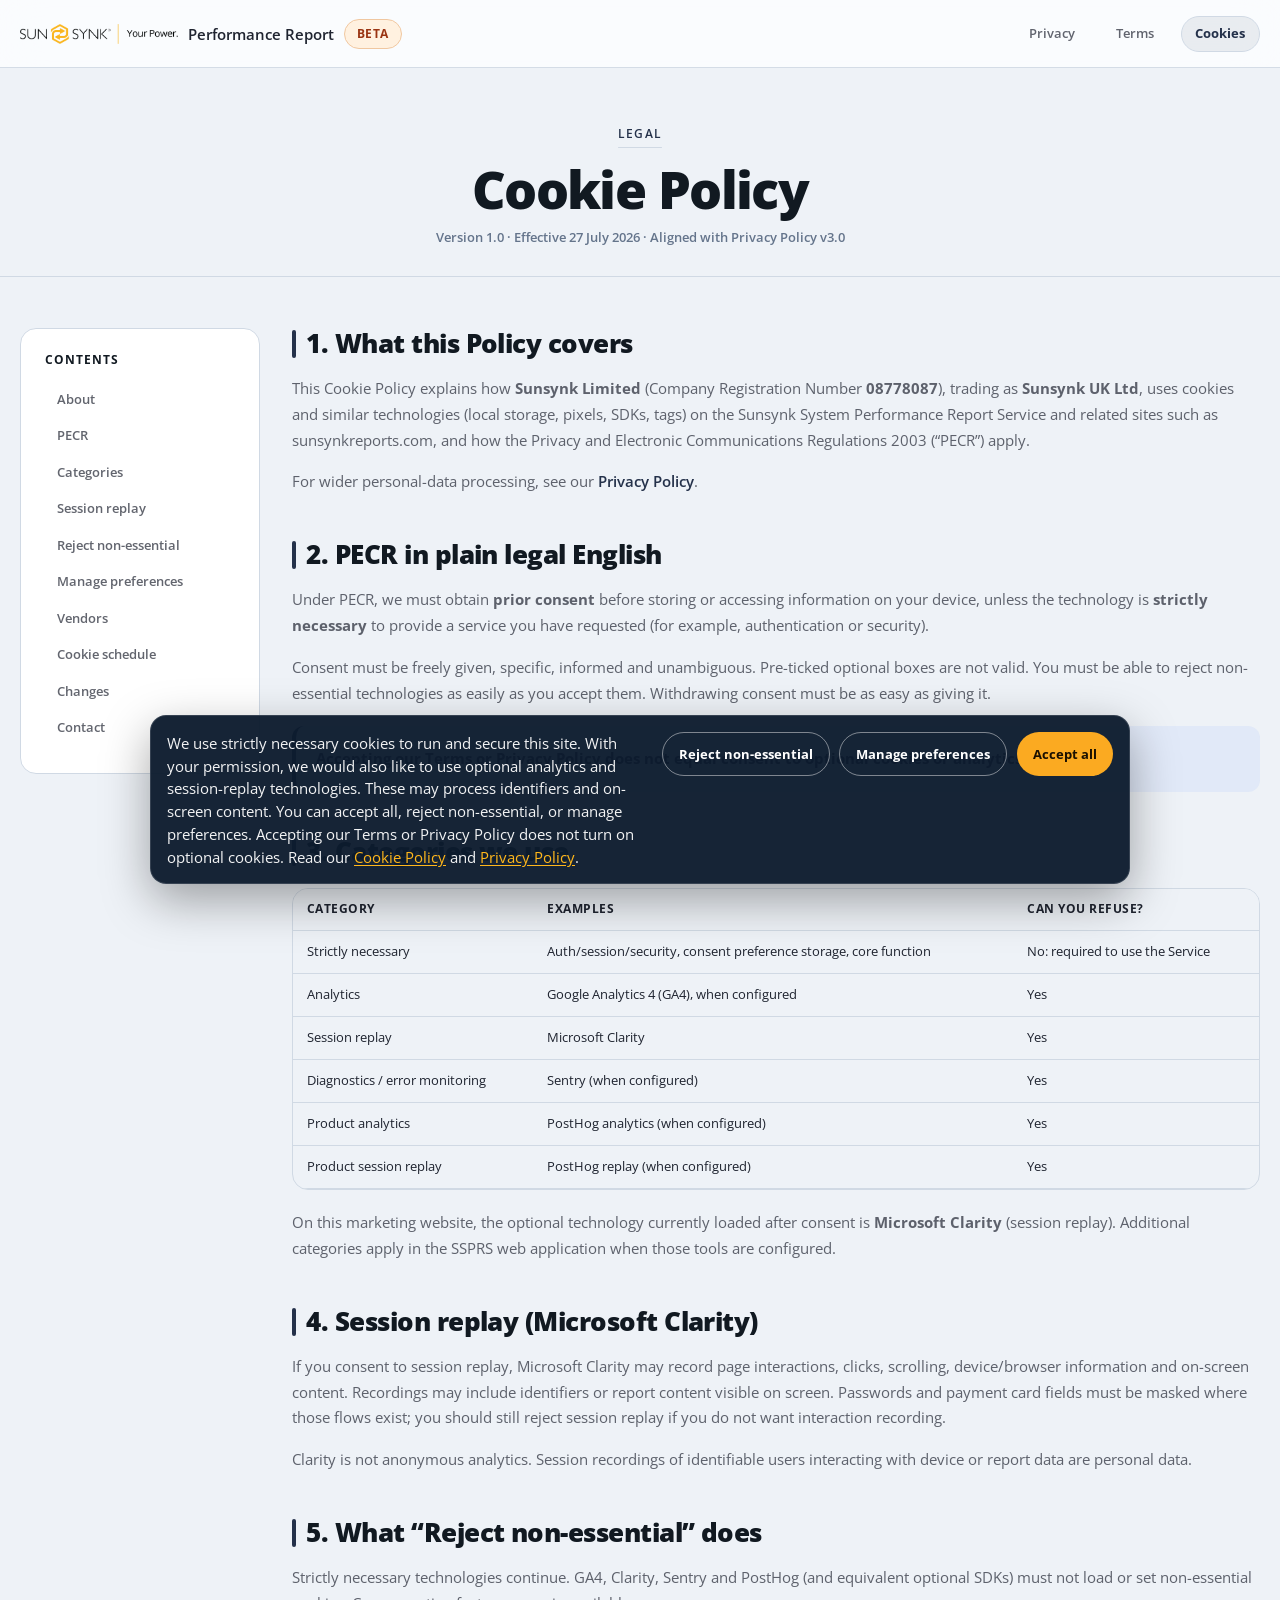
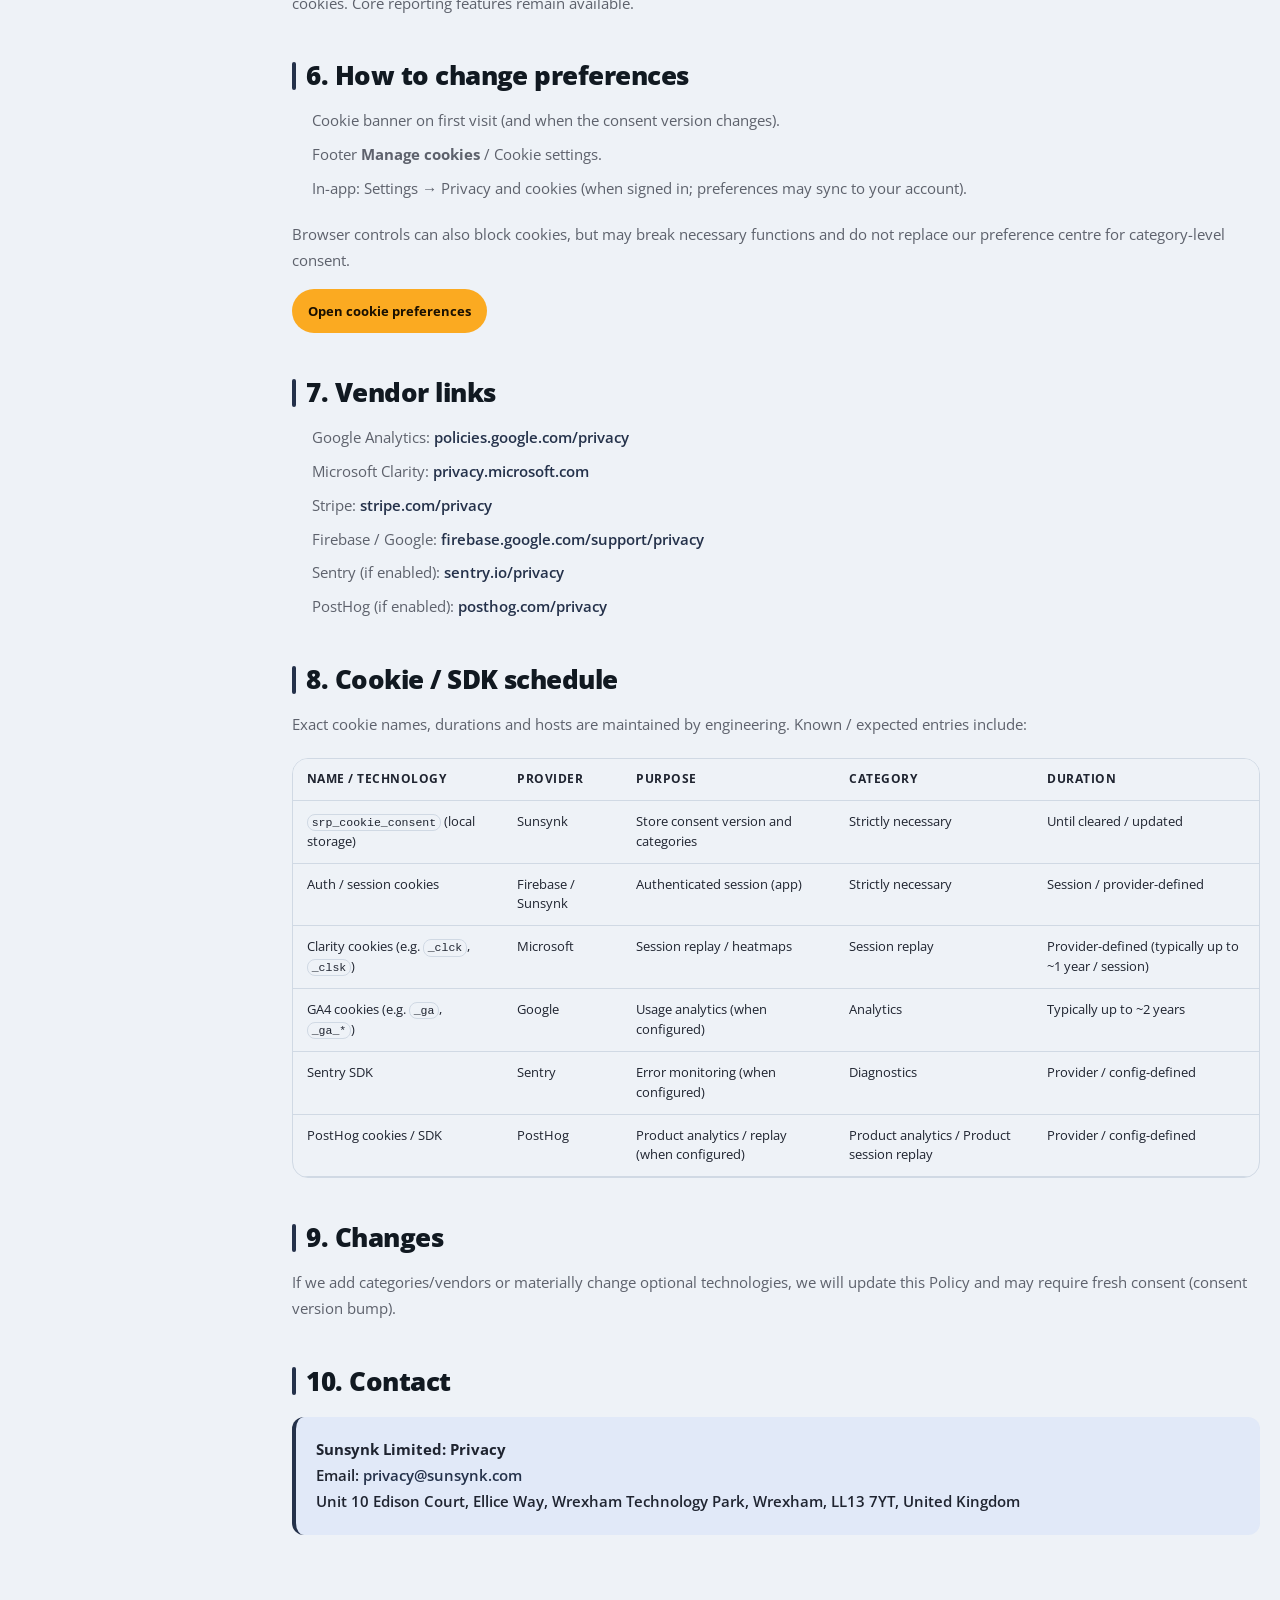
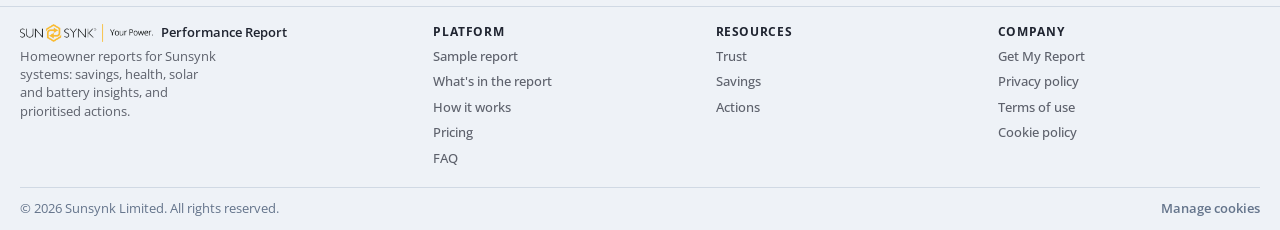
<file: cookie-policy/index.html>
<!DOCTYPE html>
<html lang="en-GB">
<head>
  <meta charset="UTF-8" />
  <meta name="viewport" content="width=device-width, initial-scale=1.0, viewport-fit=cover" />
  <title>Cookie Policy | Sunsynk Report Platform</title>
  <meta name="description" content="PECR cookie notice for the Sunsynk System Performance Report Service, including Clarity session replay and optional analytics." />
  <link rel="canonical" href="https://sunsynkreports.com/cookie-policy/" />
  <meta name="robots" content="index, follow, max-image-preview:large, max-snippet:-1, max-video-preview:-1" />
  <meta name="googlebot" content="index, follow, max-image-preview:large, max-snippet:-1, max-video-preview:-1" />
  <meta name="referrer" content="strict-origin-when-cross-origin" />
  <meta name="color-scheme" content="light" />
  <link rel="alternate" hreflang="en-GB" href="https://sunsynkreports.com/cookie-policy/" />
  <link rel="alternate" hreflang="x-default" href="https://sunsynkreports.com/cookie-policy/" />
  <link rel="alternate" type="text/plain" title="LLMs.txt" href="https://sunsynkreports.com/llms.txt" />
  <link rel="alternate" type="text/plain" title="LLMs full context" href="https://sunsynkreports.com/llms-full.txt" />
  <meta property="og:locale" content="en_GB" />
  <meta property="og:image:width" content="1200" />
  <meta property="og:image:height" content="630" />
  <meta property="og:image:type" content="image/jpeg" />
  <meta property="og:image:alt" content="Sunsynk Report Platform: 30-day performance reports with executive summary and system score" />
  <meta name="twitter:site" content="@sunsynkza" />
  <meta name="twitter:creator" content="@sunsynkza" />
  <meta name="theme-color" content="#24314a" />
  <link rel="manifest" href="/site.webmanifest" />

  <meta property="og:type" content="article" />
  <meta property="og:url" content="https://sunsynkreports.com/cookie-policy/" />
  <meta property="og:title" content="Cookie Policy | Sunsynk Report Platform" />
  <meta property="og:description" content="PECR cookie notice for the Sunsynk System Performance Report Service, including Clarity session replay and optional analytics." />
  <meta property="og:image" content="https://sunsynkreports.com/assets/images/og-image.jpg?v=20261112" />
  <meta property="og:image:secure_url" content="https://sunsynkreports.com/assets/images/og-image.jpg?v=20261112" />
  <meta property="og:site_name" content="Sunsynk Report Platform" />
  <meta name="twitter:card" content="summary_large_image" />
  <meta name="twitter:url" content="https://sunsynkreports.com/cookie-policy/" />
  <meta name="twitter:title" content="Cookie Policy | Sunsynk Report Platform" />
  <meta name="twitter:description" content="PECR cookie notice for the Sunsynk System Performance Report Service, including Clarity session replay and optional analytics." />
  <meta name="twitter:image" content="https://sunsynkreports.com/assets/images/og-image.jpg?v=20261112" />
  <meta name="twitter:image:alt" content="Sunsynk Report Platform: 30-day performance reports with executive summary and system score" />
  <link rel="icon" type="image/x-icon" href="/assets/images/favicon.ico" />
  <link rel="shortcut icon" href="/assets/images/favicon.ico" />
  <link rel="apple-touch-icon" href="/assets/images/favicon.ico" />
  <link rel="preconnect" href="https://fonts.googleapis.com" />
  <link rel="preconnect" href="https://fonts.gstatic.com" crossorigin />
  <link href="https://fonts.googleapis.com/css2?family=Open+Sans:ital,wght@0,400;0,500;0,600;0,700;0,800;1,400&display=swap" rel="stylesheet" />
  <link rel="stylesheet" href="/assets/css/styles.css" />
  <link rel="stylesheet" href="/assets/css/doc-pages.css" />
  <script type="application/ld+json">
  {
    "@context": "https://schema.org",
    "@type": "WebPage",
    "name": "Cookie Policy",
    "url": "https://sunsynkreports.com/cookie-policy/",
    "description": "PECR cookie notice for the Sunsynk System Performance Report Service, including Clarity session replay and optional analytics.",
    "inLanguage": "en-GB",
    "dateModified": "2026-07-27",
    "isPartOf": {
      "@type": "WebSite",
      "name": "Sunsynk Report Platform",
      "url": "https://sunsynkreports.com/"
    }
  }
  </script>
  <script src="https://analytics.ahrefs.com/analytics.js" data-key="Zgh8j3XPtPos4y1zqx6iFw" async></script>
</head>
<body class="doc-page">
  <a class="skip-link" href="#main-content">Skip to main content</a>
  <header class="nav doc-nav" id="nav">
    <div class="nav-inner container">
      <a class="nav-brand" href="/" aria-label="Sunsynk Report Platform home">
        <img src="/assets/images/sunsynk-logo.png" alt="Sunsynk" class="nav-logo" width="156" height="21" decoding="async" />
        <span>Performance Report</span>
        <span class="badge badge-warn">Beta</span>
      </a>
      <nav class="doc-nav-tabs" aria-label="Policies">
        <a href="/privacy-policy/">Privacy</a>
        <a href="/terms-of-use/">Terms</a>
        <a href="/cookie-policy/" aria-current="page">Cookies</a>
      </nav>
    </div>
  </header>

  <section class="doc-hero">
    <div class="container">
      <p class="eyebrow">Legal</p>
      <h1>Cookie Policy</h1>
      <p class="doc-meta">Version 1.0 · Effective 27 July 2026 · Aligned with Privacy Policy v3.0</p>
    </div>
  </section>

  <div class="container doc-layout">
      <aside class="legal-toc">
        <h3>Contents</h3>
        <ul>
          <li><a href="#about">About</a></li>
          <li><a href="#pecr">PECR</a></li>
          <li><a href="#categories">Categories</a></li>
          <li><a href="#clarity">Session replay</a></li>
          <li><a href="#reject">Reject non-essential</a></li>
          <li><a href="#manage">Manage preferences</a></li>
          <li><a href="#vendors">Vendors</a></li>
          <li><a href="#schedule">Cookie schedule</a></li>
          <li><a href="#changes">Changes</a></li>
          <li><a href="#contact">Contact</a></li>
        </ul>
      </aside>

      <main class="legal-content" id="main-content" tabindex="-1">

        <div id="cookies-doc">
          <div id="about" class="legal-section">
            <h2>1. What this Policy covers</h2>
            <p>This Cookie Policy explains how <strong>Sunsynk Limited</strong> (Company Registration Number <strong>08778087</strong>), trading as <strong>Sunsynk UK Ltd</strong>, uses cookies and similar technologies (local storage, pixels, SDKs, tags) on the Sunsynk System Performance Report Service and related sites such as sunsynkreports.com, and how the Privacy and Electronic Communications Regulations 2003 (“PECR”) apply.</p>
            <p>For wider personal-data processing, see our <a href="/privacy-policy/">Privacy Policy</a>.</p>
          </div>

          <div id="pecr" class="legal-section">
            <h2>2. PECR in plain legal English</h2>
            <p>Under PECR, we must obtain <strong>prior consent</strong> before storing or accessing information on your device, unless the technology is <strong>strictly necessary</strong> to provide a service you have requested (for example, authentication or security).</p>
            <p>Consent must be freely given, specific, informed and unambiguous. Pre-ticked optional boxes are not valid. You must be able to reject non-essential technologies as easily as you accept them. Withdrawing consent must be as easy as giving it.</p>
            <div class="legal-callout">
              <p><strong>Accepting our Terms or Privacy Policy does not equal consent to optional cookies or analytics.</strong></p>
            </div>
          </div>

          <div id="categories" class="legal-section">
            <h2>3. Categories we use</h2>
            <div class="doc-table-wrap">
              <table class="doc-table">
                <thead><tr><th>Category</th><th>Examples</th><th>Can you refuse?</th></tr></thead>
                <tbody>
                  <tr><td>Strictly necessary</td><td>Auth/session/security, consent preference storage, core function</td><td>No: required to use the Service</td></tr>
                  <tr><td>Analytics</td><td>Google Analytics 4 (GA4), when configured</td><td>Yes</td></tr>
                  <tr><td>Session replay</td><td>Microsoft Clarity</td><td>Yes</td></tr>
                  <tr><td>Diagnostics / error monitoring</td><td>Sentry (when configured)</td><td>Yes</td></tr>
                  <tr><td>Product analytics</td><td>PostHog analytics (when configured)</td><td>Yes</td></tr>
                  <tr><td>Product session replay</td><td>PostHog replay (when configured)</td><td>Yes</td></tr>
                </tbody>
              </table>
            </div>
            <p>On this marketing website, the optional technology currently loaded after consent is <strong>Microsoft Clarity</strong> (session replay). Additional categories apply in the SSPRS web application when those tools are configured.</p>
          </div>

          <div id="clarity" class="legal-section">
            <h2>4. Session replay (Microsoft Clarity)</h2>
            <p>If you consent to session replay, Microsoft Clarity may record page interactions, clicks, scrolling, device/browser information and on-screen content. Recordings may include identifiers or report content visible on screen. Passwords and payment card fields must be masked where those flows exist; you should still reject session replay if you do not want interaction recording.</p>
            <p>Clarity is not anonymous analytics. Session recordings of identifiable users interacting with device or report data are personal data.</p>
          </div>

          <div id="reject" class="legal-section">
            <h2>5. What “Reject non-essential” does</h2>
            <p>Strictly necessary technologies continue. GA4, Clarity, Sentry and PostHog (and equivalent optional SDKs) must not load or set non-essential cookies. Core reporting features remain available.</p>
          </div>

          <div id="manage" class="legal-section">
            <h2>6. How to change preferences</h2>
            <ul>
              <li>Cookie banner on first visit (and when the consent version changes).</li>
              <li>Footer <strong>Manage cookies</strong> / Cookie settings.</li>
              <li>In-app: Settings → Privacy and cookies (when signed in; preferences may sync to your account).</li>
            </ul>
            <p>Browser controls can also block cookies, but may break necessary functions and do not replace our preference centre for category-level consent.</p>
            <p><button type="button" class="cookie-btn primary" data-open-cookie-preferences="true">Open cookie preferences</button></p>
          </div>

          <div id="vendors" class="legal-section">
            <h2>7. Vendor links</h2>
            <ul>
              <li>Google Analytics: <a href="https://policies.google.com/privacy" target="_blank" rel="noopener noreferrer">policies.google.com/privacy</a></li>
              <li>Microsoft Clarity: <a href="https://privacy.microsoft.com/privacystatement" target="_blank" rel="noopener noreferrer">privacy.microsoft.com</a></li>
              <li>Stripe: <a href="https://stripe.com/privacy" target="_blank" rel="noopener noreferrer">stripe.com/privacy</a></li>
              <li>Firebase / Google: <a href="https://firebase.google.com/support/privacy" target="_blank" rel="noopener noreferrer">firebase.google.com/support/privacy</a></li>
              <li>Sentry (if enabled): <a href="https://sentry.io/privacy/" target="_blank" rel="noopener noreferrer">sentry.io/privacy</a></li>
              <li>PostHog (if enabled): <a href="https://posthog.com/privacy" target="_blank" rel="noopener noreferrer">posthog.com/privacy</a></li>
            </ul>
          </div>

          <div id="schedule" class="legal-section">
            <h2>8. Cookie / SDK schedule</h2>
            <p>Exact cookie names, durations and hosts are maintained by engineering. Known / expected entries include:</p>
            <div class="doc-table-wrap">
              <table class="doc-table">
                <thead><tr><th>Name / technology</th><th>Provider</th><th>Purpose</th><th>Category</th><th>Duration</th></tr></thead>
                <tbody>
                  <tr><td><code>srp_cookie_consent</code> (local storage)</td><td>Sunsynk</td><td>Store consent version and categories</td><td>Strictly necessary</td><td>Until cleared / updated</td></tr>
                  <tr><td>Auth / session cookies</td><td>Firebase / Sunsynk</td><td>Authenticated session (app)</td><td>Strictly necessary</td><td>Session / provider-defined</td></tr>
                  <tr><td>Clarity cookies (e.g. <code>_clck</code>, <code>_clsk</code>)</td><td>Microsoft</td><td>Session replay / heatmaps</td><td>Session replay</td><td>Provider-defined (typically up to ~1 year / session)</td></tr>
                  <tr><td>GA4 cookies (e.g. <code>_ga</code>, <code>_ga_*</code>)</td><td>Google</td><td>Usage analytics (when configured)</td><td>Analytics</td><td>Typically up to ~2 years</td></tr>
                  <tr><td>Sentry SDK</td><td>Sentry</td><td>Error monitoring (when configured)</td><td>Diagnostics</td><td>Provider / config-defined</td></tr>
                  <tr><td>PostHog cookies / SDK</td><td>PostHog</td><td>Product analytics / replay (when configured)</td><td>Product analytics / Product session replay</td><td>Provider / config-defined</td></tr>
                </tbody>
              </table>
            </div>
          </div>

          <div id="changes" class="legal-section">
            <h2>9. Changes</h2>
            <p>If we add categories/vendors or materially change optional technologies, we will update this Policy and may require fresh consent (consent version bump).</p>
          </div>

          <div id="contact" class="legal-section">
            <h2>10. Contact</h2>
            <div class="legal-callout">
              <p><strong>Sunsynk Limited: Privacy</strong><br />
              Email: <a href="mailto:privacy@sunsynk.com">privacy@sunsynk.com</a><br />
              Unit 10 Edison Court, Ellice Way, Wrexham Technology Park, Wrexham, LL13 7YT, United Kingdom</p>
            </div>
          </div>
        </div>

      </main>
  </div>

  <footer class="footer">
    <div class="container footer-grid">
      <div class="footer-brand">
        <a class="nav-brand" href="/">
          <img src="/assets/images/sunsynk-logo.png" alt="Sunsynk" class="nav-logo footer-logo" width="133" height="18" loading="lazy" decoding="async" />
          <span>Performance Report</span>
        </a>
        <p>Homeowner reports for Sunsynk systems: savings, health, solar and battery insights, and prioritised actions.</p>
      </div>
      <nav aria-label="Platform"><p>Platform</p><a href="/#sample">Sample report</a><a href="/#insights">What's in the report</a><a href="/#how-it-works">How it works</a><a href="/#pricing">Pricing</a><a href="/#faq">FAQ</a></nav>
      <nav aria-label="Resources"><p>Resources</p><a href="/#trust">Trust</a><a href="/#savings">Savings</a><a href="/#actions">Actions</a></nav>
      <nav aria-label="Company"><p>Company</p><a href="https://app.sunsynkreports.com" target="_blank" rel="noopener noreferrer">Get My Report</a><a href="/privacy-policy/">Privacy policy</a><a href="/terms-of-use/">Terms of use</a><a href="/cookie-policy/">Cookie policy</a></nav>
    </div>
    <div class="container footer-base">
      <p>&copy; 2026 Sunsynk Limited. All rights reserved.</p>
      <button type="button" class="cookie-manage-link" data-open-cookie-preferences="true" aria-label="Manage cookie preferences">Manage cookies</button>
    </div>
  </footer>

  <button type="button" class="doc-back-top" id="backToTop" aria-label="Back to top">↑</button>

  <script src="/assets/js/cookie-consent.js"></script>
  <script src="/assets/js/doc-pages.js"></script>
</body>
</html>
</file>
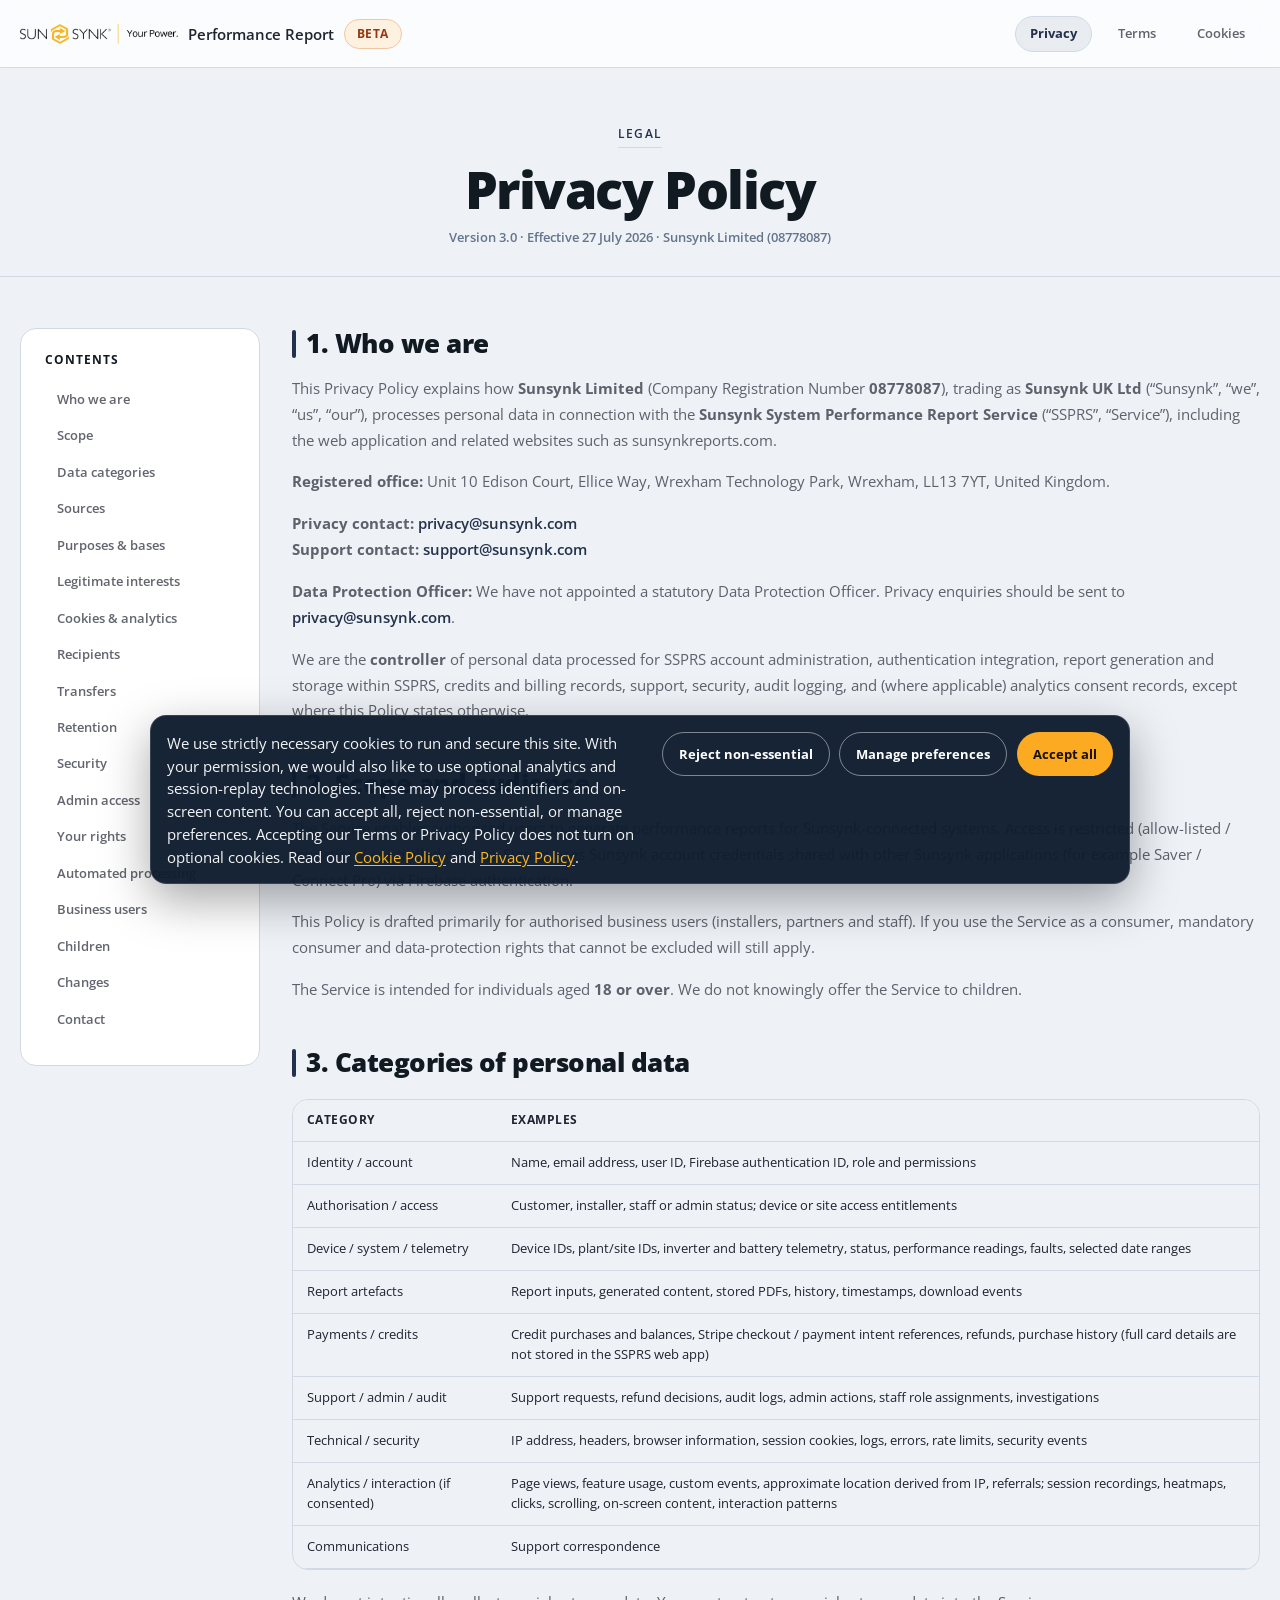
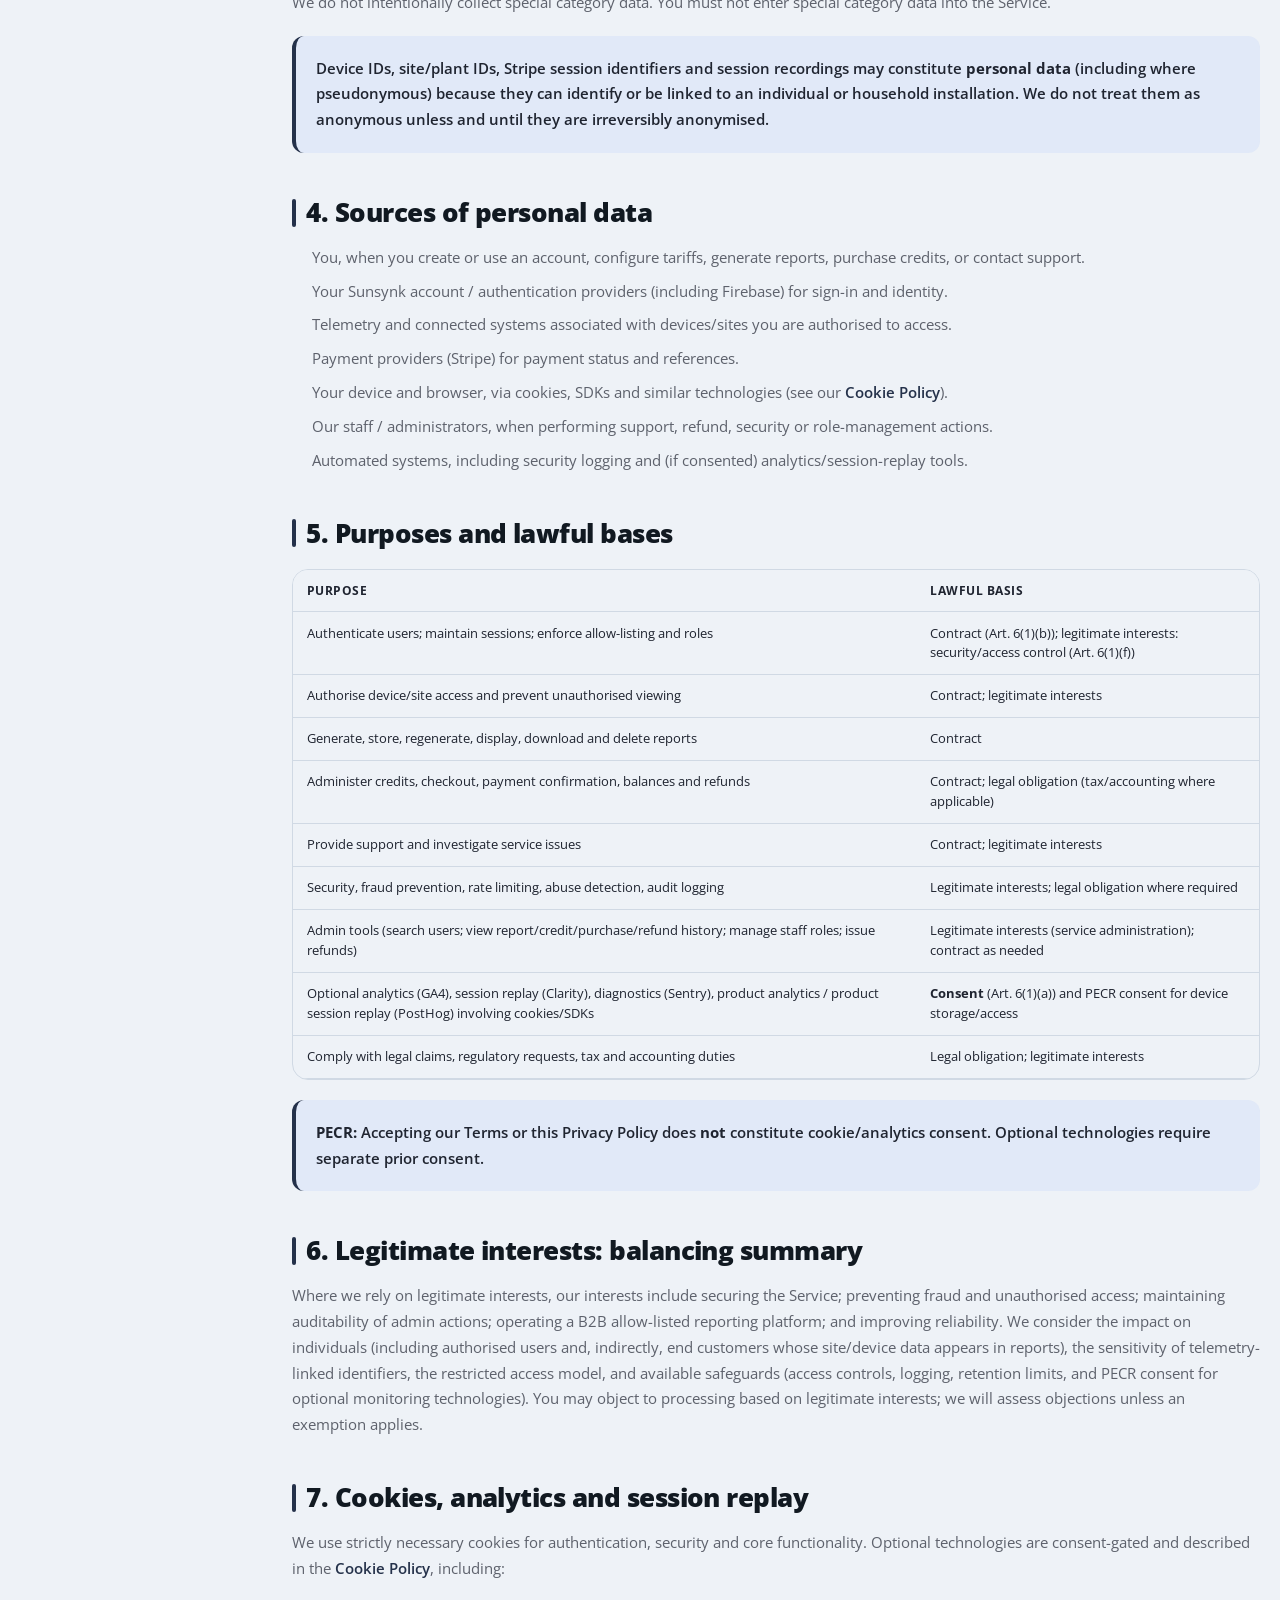
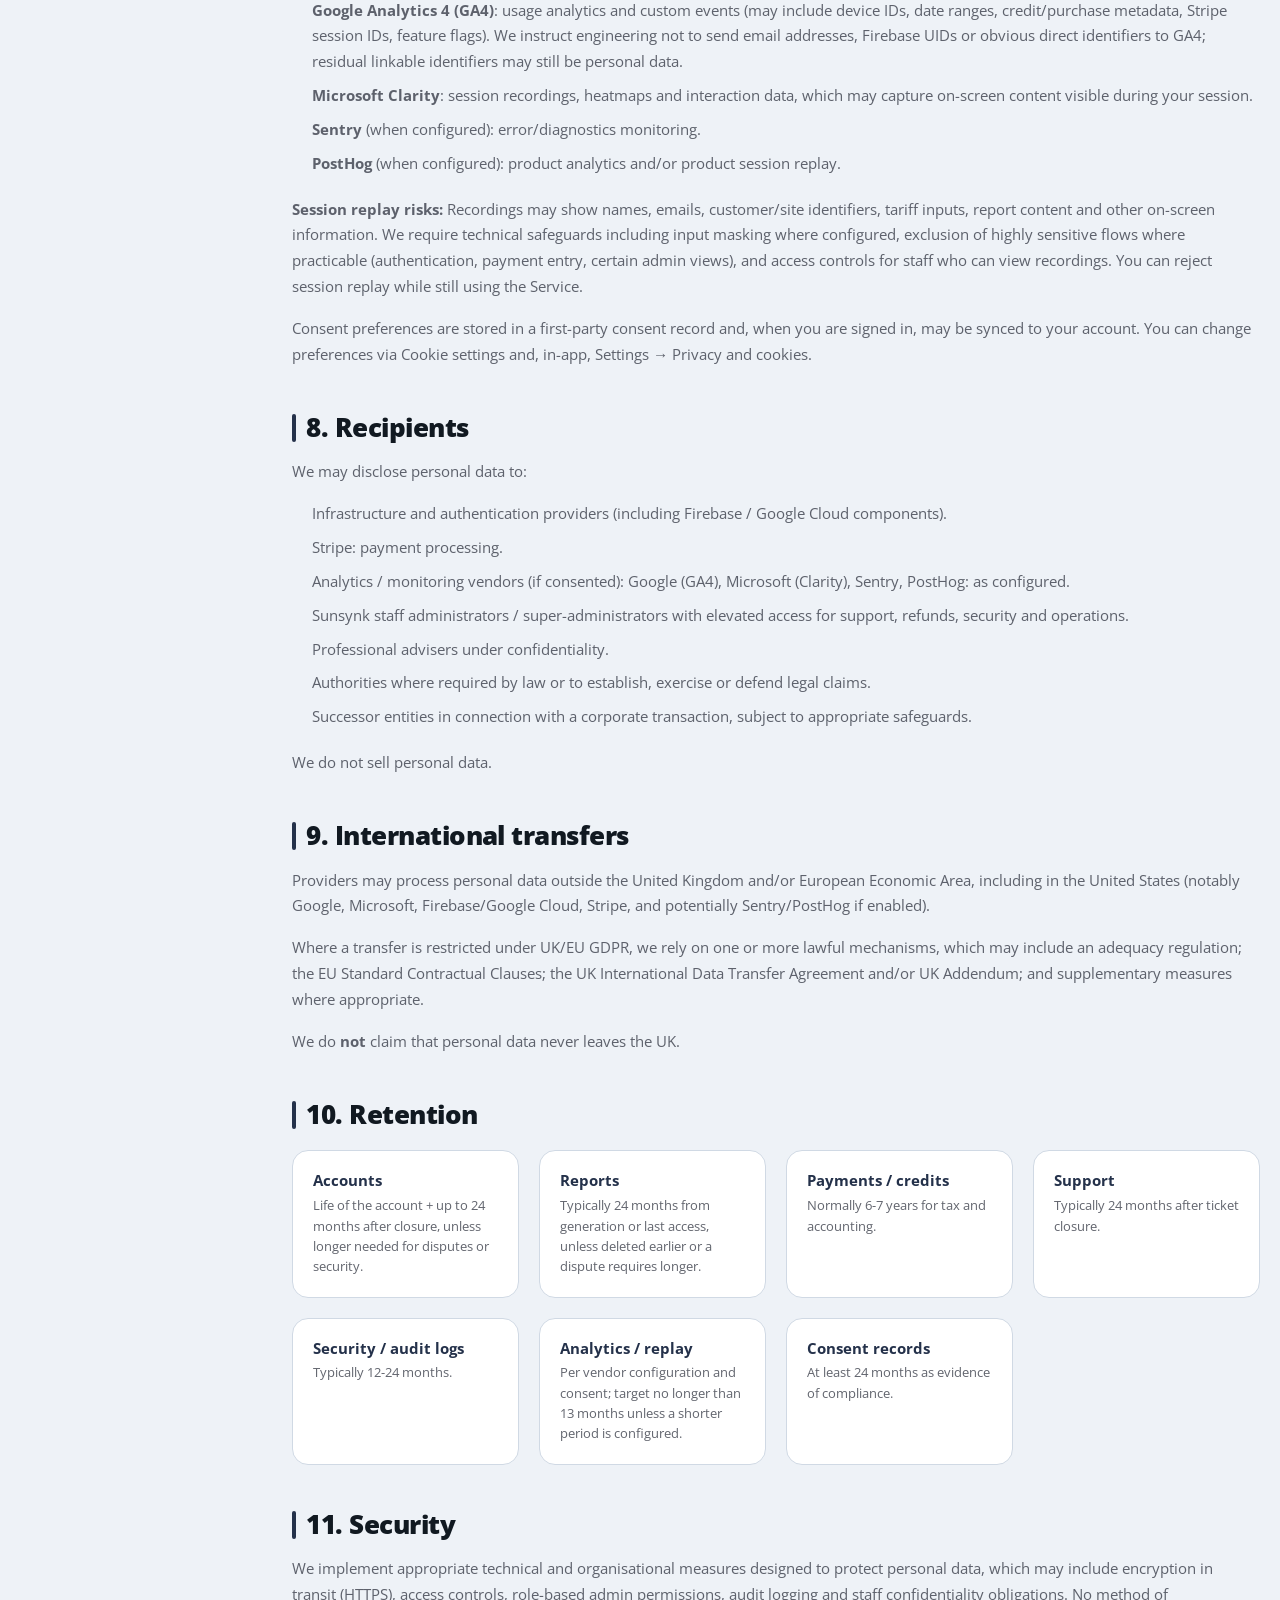
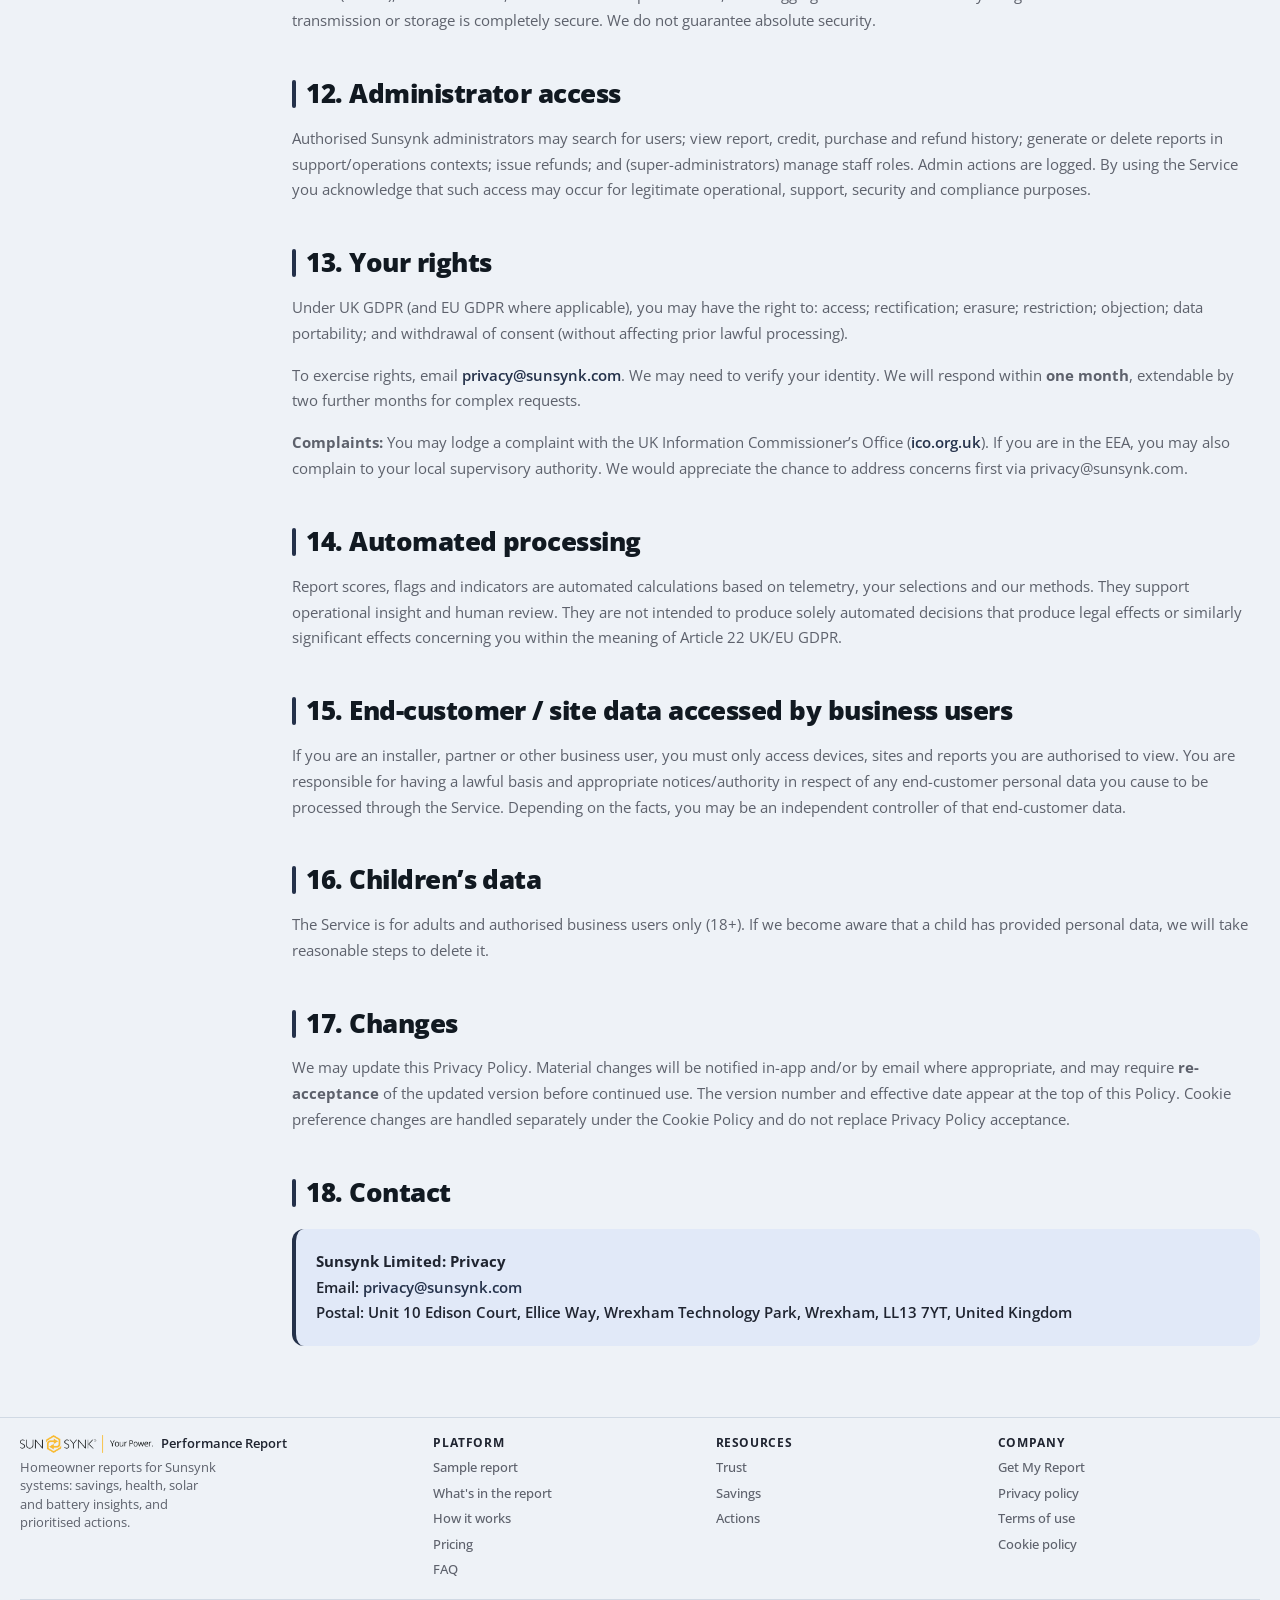
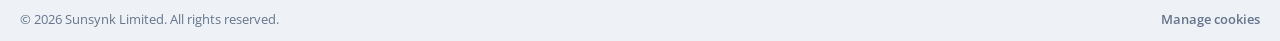
<file: privacy-policy/index.html>
<!DOCTYPE html>
<html lang="en-GB">
<head>
  <meta charset="UTF-8" />
  <meta name="viewport" content="width=device-width, initial-scale=1.0, viewport-fit=cover" />
  <title>Privacy Policy | Sunsynk Report Platform</title>
  <meta name="description" content="UK GDPR privacy notice for the Sunsynk System Performance Report Service operated by Sunsynk Limited." />
  <link rel="canonical" href="https://sunsynkreports.com/privacy-policy/" />
  <meta name="robots" content="index, follow, max-image-preview:large, max-snippet:-1, max-video-preview:-1" />
  <meta name="googlebot" content="index, follow, max-image-preview:large, max-snippet:-1, max-video-preview:-1" />
  <meta name="referrer" content="strict-origin-when-cross-origin" />
  <meta name="color-scheme" content="light" />
  <link rel="alternate" hreflang="en-GB" href="https://sunsynkreports.com/privacy-policy/" />
  <link rel="alternate" hreflang="x-default" href="https://sunsynkreports.com/privacy-policy/" />
  <link rel="alternate" type="text/plain" title="LLMs.txt" href="https://sunsynkreports.com/llms.txt" />
  <link rel="alternate" type="text/plain" title="LLMs full context" href="https://sunsynkreports.com/llms-full.txt" />
  <meta property="og:locale" content="en_GB" />
  <meta property="og:image:width" content="1200" />
  <meta property="og:image:height" content="630" />
  <meta property="og:image:type" content="image/jpeg" />
  <meta property="og:image:alt" content="Sunsynk Report Platform: 30-day performance reports with executive summary and system score" />
  <meta name="twitter:site" content="@sunsynkza" />
  <meta name="twitter:creator" content="@sunsynkza" />
  <meta name="theme-color" content="#24314a" />
  <link rel="manifest" href="/site.webmanifest" />

  <meta property="og:type" content="article" />
  <meta property="og:url" content="https://sunsynkreports.com/privacy-policy/" />
  <meta property="og:title" content="Privacy Policy | Sunsynk Report Platform" />
  <meta property="og:description" content="UK GDPR privacy notice for the Sunsynk System Performance Report Service operated by Sunsynk Limited." />
  <meta property="og:image" content="https://sunsynkreports.com/assets/images/og-image.jpg?v=20261112" />
  <meta property="og:image:secure_url" content="https://sunsynkreports.com/assets/images/og-image.jpg?v=20261112" />
  <meta property="og:site_name" content="Sunsynk Report Platform" />
  <meta name="twitter:card" content="summary_large_image" />
  <meta name="twitter:url" content="https://sunsynkreports.com/privacy-policy/" />
  <meta name="twitter:title" content="Privacy Policy | Sunsynk Report Platform" />
  <meta name="twitter:description" content="UK GDPR privacy notice for the Sunsynk System Performance Report Service operated by Sunsynk Limited." />
  <meta name="twitter:image" content="https://sunsynkreports.com/assets/images/og-image.jpg?v=20261112" />
  <meta name="twitter:image:alt" content="Sunsynk Report Platform: 30-day performance reports with executive summary and system score" />
  <link rel="icon" type="image/x-icon" href="/assets/images/favicon.ico" />
  <link rel="shortcut icon" href="/assets/images/favicon.ico" />
  <link rel="apple-touch-icon" href="/assets/images/favicon.ico" />
  <link rel="preconnect" href="https://fonts.googleapis.com" />
  <link rel="preconnect" href="https://fonts.gstatic.com" crossorigin />
  <link href="https://fonts.googleapis.com/css2?family=Open+Sans:ital,wght@0,400;0,500;0,600;0,700;0,800;1,400&display=swap" rel="stylesheet" />
  <link rel="stylesheet" href="/assets/css/styles.css" />
  <link rel="stylesheet" href="/assets/css/doc-pages.css" />
  <script type="application/ld+json">
  {
    "@context": "https://schema.org",
    "@type": "WebPage",
    "name": "Privacy Policy",
    "url": "https://sunsynkreports.com/privacy-policy/",
    "description": "UK GDPR privacy notice for the Sunsynk System Performance Report Service operated by Sunsynk Limited.",
    "inLanguage": "en-GB",
    "dateModified": "2026-07-27",
    "isPartOf": {
      "@type": "WebSite",
      "name": "Sunsynk Report Platform",
      "url": "https://sunsynkreports.com/"
    }
  }
  </script>
  <script src="https://analytics.ahrefs.com/analytics.js" data-key="Zgh8j3XPtPos4y1zqx6iFw" async></script>
</head>
<body class="doc-page">
  <a class="skip-link" href="#main-content">Skip to main content</a>
  <header class="nav doc-nav" id="nav">
    <div class="nav-inner container">
      <a class="nav-brand" href="/" aria-label="Sunsynk Report Platform home">
        <img src="/assets/images/sunsynk-logo.png" alt="Sunsynk" class="nav-logo" width="156" height="21" decoding="async" />
        <span>Performance Report</span>
        <span class="badge badge-warn">Beta</span>
      </a>
      <nav class="doc-nav-tabs" aria-label="Policies">
        <a href="/privacy-policy/" aria-current="page">Privacy</a>
        <a href="/terms-of-use/">Terms</a>
        <a href="/cookie-policy/">Cookies</a>
      </nav>
    </div>
  </header>

  <section class="doc-hero">
    <div class="container">
      <p class="eyebrow">Legal</p>
      <h1>Privacy Policy</h1>
      <p class="doc-meta">Version 3.0 · Effective 27 July 2026 · Sunsynk Limited (08778087)</p>
    </div>
  </section>

  <div class="container doc-layout">
      <aside class="legal-toc">
        <h3>Contents</h3>
        <ul>
          <li><a href="#controller">Who we are</a></li>
          <li><a href="#scope">Scope</a></li>
          <li><a href="#categories">Data categories</a></li>
          <li><a href="#sources">Sources</a></li>
          <li><a href="#purposes">Purposes &amp; bases</a></li>
          <li><a href="#legitimate-interests">Legitimate interests</a></li>
          <li><a href="#cookies">Cookies &amp; analytics</a></li>
          <li><a href="#recipients">Recipients</a></li>
          <li><a href="#transfers">Transfers</a></li>
          <li><a href="#retention">Retention</a></li>
          <li><a href="#security">Security</a></li>
          <li><a href="#admin">Admin access</a></li>
          <li><a href="#rights">Your rights</a></li>
          <li><a href="#automated">Automated processing</a></li>
          <li><a href="#business-users">Business users</a></li>
          <li><a href="#children">Children</a></li>
          <li><a href="#changes">Changes</a></li>
          <li><a href="#contact">Contact</a></li>
        </ul>
      </aside>

      <main class="legal-content" id="main-content" tabindex="-1">

        <div id="privacy">
          <div id="controller" class="legal-section">
            <h2>1. Who we are</h2>
            <p>This Privacy Policy explains how <strong>Sunsynk Limited</strong> (Company Registration Number <strong>08778087</strong>), trading as <strong>Sunsynk UK Ltd</strong> (“Sunsynk”, “we”, “us”, “our”), processes personal data in connection with the <strong>Sunsynk System Performance Report Service</strong> (“SSPRS”, “Service”), including the web application and related websites such as sunsynkreports.com.</p>
            <p><strong>Registered office:</strong> Unit 10 Edison Court, Ellice Way, Wrexham Technology Park, Wrexham, LL13 7YT, United Kingdom.</p>
            <p><strong>Privacy contact:</strong> <a href="mailto:privacy@sunsynk.com">privacy@sunsynk.com</a><br />
            <strong>Support contact:</strong> <a href="mailto:support@sunsynk.com">support@sunsynk.com</a></p>
            <p><strong>Data Protection Officer:</strong> We have not appointed a statutory Data Protection Officer. Privacy enquiries should be sent to <a href="mailto:privacy@sunsynk.com">privacy@sunsynk.com</a>.</p>
            <p>We are the <strong>controller</strong> of personal data processed for SSPRS account administration, authentication integration, report generation and storage within SSPRS, credits and billing records, support, security, audit logging, and (where applicable) analytics consent records, except where this Policy states otherwise.</p>
          </div>

          <div id="scope" class="legal-section">
            <h2>2. Scope and audience</h2>
            <p>The Service enables authorised users to generate performance reports for Sunsynk-connected systems. Access is restricted (allow-listed / invitation / controlled rollout). Sign-in uses Sunsynk account credentials shared with other Sunsynk applications (for example Saver / Connect Pro) via Firebase authentication.</p>
            <p>This Policy is drafted primarily for authorised business users (installers, partners and staff). If you use the Service as a consumer, mandatory consumer and data-protection rights that cannot be excluded will still apply.</p>
            <p>The Service is intended for individuals aged <strong>18 or over</strong>. We do not knowingly offer the Service to children.</p>
          </div>

          <div id="categories" class="legal-section">
            <h2>3. Categories of personal data</h2>
            <div class="doc-table-wrap">
              <table class="doc-table">
                <thead><tr><th>Category</th><th>Examples</th></tr></thead>
                <tbody>
                  <tr><td>Identity / account</td><td>Name, email address, user ID, Firebase authentication ID, role and permissions</td></tr>
                  <tr><td>Authorisation / access</td><td>Customer, installer, staff or admin status; device or site access entitlements</td></tr>
                  <tr><td>Device / system / telemetry</td><td>Device IDs, plant/site IDs, inverter and battery telemetry, status, performance readings, faults, selected date ranges</td></tr>
                  <tr><td>Report artefacts</td><td>Report inputs, generated content, stored PDFs, history, timestamps, download events</td></tr>
                  <tr><td>Payments / credits</td><td>Credit purchases and balances, Stripe checkout / payment intent references, refunds, purchase history (full card details are not stored in the SSPRS web app)</td></tr>
                  <tr><td>Support / admin / audit</td><td>Support requests, refund decisions, audit logs, admin actions, staff role assignments, investigations</td></tr>
                  <tr><td>Technical / security</td><td>IP address, headers, browser information, session cookies, logs, errors, rate limits, security events</td></tr>
                  <tr><td>Analytics / interaction (if consented)</td><td>Page views, feature usage, custom events, approximate location derived from IP, referrals; session recordings, heatmaps, clicks, scrolling, on-screen content, interaction patterns</td></tr>
                  <tr><td>Communications</td><td>Support correspondence</td></tr>
                </tbody>
              </table>
            </div>
            <p>We do not intentionally collect special category data. You must not enter special category data into the Service.</p>
            <div class="legal-callout">
              <p>Device IDs, site/plant IDs, Stripe session identifiers and session recordings may constitute <strong>personal data</strong> (including where pseudonymous) because they can identify or be linked to an individual or household installation. We do not treat them as anonymous unless and until they are irreversibly anonymised.</p>
            </div>
          </div>

          <div id="sources" class="legal-section">
            <h2>4. Sources of personal data</h2>
            <ul>
              <li>You, when you create or use an account, configure tariffs, generate reports, purchase credits, or contact support.</li>
              <li>Your Sunsynk account / authentication providers (including Firebase) for sign-in and identity.</li>
              <li>Telemetry and connected systems associated with devices/sites you are authorised to access.</li>
              <li>Payment providers (Stripe) for payment status and references.</li>
              <li>Your device and browser, via cookies, SDKs and similar technologies (see our <a href="/cookie-policy/">Cookie Policy</a>).</li>
              <li>Our staff / administrators, when performing support, refund, security or role-management actions.</li>
              <li>Automated systems, including security logging and (if consented) analytics/session-replay tools.</li>
            </ul>
          </div>

          <div id="purposes" class="legal-section">
            <h2>5. Purposes and lawful bases</h2>
            <div class="doc-table-wrap">
              <table class="doc-table">
                <thead><tr><th>Purpose</th><th>Lawful basis</th></tr></thead>
                <tbody>
                  <tr><td>Authenticate users; maintain sessions; enforce allow-listing and roles</td><td>Contract (Art. 6(1)(b)); legitimate interests: security/access control (Art. 6(1)(f))</td></tr>
                  <tr><td>Authorise device/site access and prevent unauthorised viewing</td><td>Contract; legitimate interests</td></tr>
                  <tr><td>Generate, store, regenerate, display, download and delete reports</td><td>Contract</td></tr>
                  <tr><td>Administer credits, checkout, payment confirmation, balances and refunds</td><td>Contract; legal obligation (tax/accounting where applicable)</td></tr>
                  <tr><td>Provide support and investigate service issues</td><td>Contract; legitimate interests</td></tr>
                  <tr><td>Security, fraud prevention, rate limiting, abuse detection, audit logging</td><td>Legitimate interests; legal obligation where required</td></tr>
                  <tr><td>Admin tools (search users; view report/credit/purchase/refund history; manage staff roles; issue refunds)</td><td>Legitimate interests (service administration); contract as needed</td></tr>
                  <tr><td>Optional analytics (GA4), session replay (Clarity), diagnostics (Sentry), product analytics / product session replay (PostHog) involving cookies/SDKs</td><td><strong>Consent</strong> (Art. 6(1)(a)) and PECR consent for device storage/access</td></tr>
                  <tr><td>Comply with legal claims, regulatory requests, tax and accounting duties</td><td>Legal obligation; legitimate interests</td></tr>
                </tbody>
              </table>
            </div>
            <div class="legal-callout">
              <p><strong>PECR:</strong> Accepting our Terms or this Privacy Policy does <strong>not</strong> constitute cookie/analytics consent. Optional technologies require separate prior consent.</p>
            </div>
          </div>

          <div id="legitimate-interests" class="legal-section">
            <h2>6. Legitimate interests: balancing summary</h2>
            <p>Where we rely on legitimate interests, our interests include securing the Service; preventing fraud and unauthorised access; maintaining auditability of admin actions; operating a B2B allow-listed reporting platform; and improving reliability. We consider the impact on individuals (including authorised users and, indirectly, end customers whose site/device data appears in reports), the sensitivity of telemetry-linked identifiers, the restricted access model, and available safeguards (access controls, logging, retention limits, and PECR consent for optional monitoring technologies). You may object to processing based on legitimate interests; we will assess objections unless an exemption applies.</p>
          </div>

          <div id="cookies" class="legal-section">
            <h2>7. Cookies, analytics and session replay</h2>
            <p>We use strictly necessary cookies for authentication, security and core functionality. Optional technologies are consent-gated and described in the <a href="/cookie-policy/">Cookie Policy</a>, including:</p>
            <ul>
              <li><strong>Google Analytics 4 (GA4)</strong>: usage analytics and custom events (may include device IDs, date ranges, credit/purchase metadata, Stripe session IDs, feature flags). We instruct engineering not to send email addresses, Firebase UIDs or obvious direct identifiers to GA4; residual linkable identifiers may still be personal data.</li>
              <li><strong>Microsoft Clarity</strong>: session recordings, heatmaps and interaction data, which may capture on-screen content visible during your session.</li>
              <li><strong>Sentry</strong> (when configured): error/diagnostics monitoring.</li>
              <li><strong>PostHog</strong> (when configured): product analytics and/or product session replay.</li>
            </ul>
            <p><strong>Session replay risks:</strong> Recordings may show names, emails, customer/site identifiers, tariff inputs, report content and other on-screen information. We require technical safeguards including input masking where configured, exclusion of highly sensitive flows where practicable (authentication, payment entry, certain admin views), and access controls for staff who can view recordings. You can reject session replay while still using the Service.</p>
            <p>Consent preferences are stored in a first-party consent record and, when you are signed in, may be synced to your account. You can change preferences via Cookie settings and, in-app, Settings → Privacy and cookies.</p>
          </div>

          <div id="recipients" class="legal-section">
            <h2>8. Recipients</h2>
            <p>We may disclose personal data to:</p>
            <ul>
              <li>Infrastructure and authentication providers (including Firebase / Google Cloud components).</li>
              <li>Stripe: payment processing.</li>
              <li>Analytics / monitoring vendors (if consented): Google (GA4), Microsoft (Clarity), Sentry, PostHog: as configured.</li>
              <li>Sunsynk staff administrators / super-administrators with elevated access for support, refunds, security and operations.</li>
              <li>Professional advisers under confidentiality.</li>
              <li>Authorities where required by law or to establish, exercise or defend legal claims.</li>
              <li>Successor entities in connection with a corporate transaction, subject to appropriate safeguards.</li>
            </ul>
            <p>We do not sell personal data.</p>
          </div>

          <div id="transfers" class="legal-section">
            <h2>9. International transfers</h2>
            <p>Providers may process personal data outside the United Kingdom and/or European Economic Area, including in the United States (notably Google, Microsoft, Firebase/Google Cloud, Stripe, and potentially Sentry/PostHog if enabled).</p>
            <p>Where a transfer is restricted under UK/EU GDPR, we rely on one or more lawful mechanisms, which may include an adequacy regulation; the EU Standard Contractual Clauses; the UK International Data Transfer Agreement and/or UK Addendum; and supplementary measures where appropriate.</p>
            <p>We do <strong>not</strong> claim that personal data never leaves the UK.</p>
          </div>

          <div id="retention" class="legal-section">
            <h2>10. Retention</h2>
            <div class="legal-data-grid">
              <div class="legal-data-card"><h4>Accounts</h4><p>Life of the account + up to 24 months after closure, unless longer needed for disputes or security.</p></div>
              <div class="legal-data-card"><h4>Reports</h4><p>Typically 24 months from generation or last access, unless deleted earlier or a dispute requires longer.</p></div>
              <div class="legal-data-card"><h4>Payments / credits</h4><p>Normally 6-7 years for tax and accounting.</p></div>
              <div class="legal-data-card"><h4>Support</h4><p>Typically 24 months after ticket closure.</p></div>
              <div class="legal-data-card"><h4>Security / audit logs</h4><p>Typically 12-24 months.</p></div>
              <div class="legal-data-card"><h4>Analytics / replay</h4><p>Per vendor configuration and consent; target no longer than 13 months unless a shorter period is configured.</p></div>
              <div class="legal-data-card"><h4>Consent records</h4><p>At least 24 months as evidence of compliance.</p></div>
            </div>
          </div>

          <div id="security" class="legal-section">
            <h2>11. Security</h2>
            <p>We implement appropriate technical and organisational measures designed to protect personal data, which may include encryption in transit (HTTPS), access controls, role-based admin permissions, audit logging and staff confidentiality obligations. No method of transmission or storage is completely secure. We do not guarantee absolute security.</p>
          </div>

          <div id="admin" class="legal-section">
            <h2>12. Administrator access</h2>
            <p>Authorised Sunsynk administrators may search for users; view report, credit, purchase and refund history; generate or delete reports in support/operations contexts; issue refunds; and (super-administrators) manage staff roles. Admin actions are logged. By using the Service you acknowledge that such access may occur for legitimate operational, support, security and compliance purposes.</p>
          </div>

          <div id="rights" class="legal-section">
            <h2>13. Your rights</h2>
            <p>Under UK GDPR (and EU GDPR where applicable), you may have the right to: access; rectification; erasure; restriction; objection; data portability; and withdrawal of consent (without affecting prior lawful processing).</p>
            <p>To exercise rights, email <a href="mailto:privacy@sunsynk.com">privacy@sunsynk.com</a>. We may need to verify your identity. We will respond within <strong>one month</strong>, extendable by two further months for complex requests.</p>
            <p><strong>Complaints:</strong> You may lodge a complaint with the UK Information Commissioner’s Office (<a href="https://ico.org.uk" target="_blank" rel="noopener noreferrer">ico.org.uk</a>). If you are in the EEA, you may also complain to your local supervisory authority. We would appreciate the chance to address concerns first via privacy@sunsynk.com.</p>
          </div>

          <div id="automated" class="legal-section">
            <h2>14. Automated processing</h2>
            <p>Report scores, flags and indicators are automated calculations based on telemetry, your selections and our methods. They support operational insight and human review. They are not intended to produce solely automated decisions that produce legal effects or similarly significant effects concerning you within the meaning of Article 22 UK/EU GDPR.</p>
          </div>

          <div id="business-users" class="legal-section">
            <h2>15. End-customer / site data accessed by business users</h2>
            <p>If you are an installer, partner or other business user, you must only access devices, sites and reports you are authorised to view. You are responsible for having a lawful basis and appropriate notices/authority in respect of any end-customer personal data you cause to be processed through the Service. Depending on the facts, you may be an independent controller of that end-customer data.</p>
          </div>

          <div id="children" class="legal-section">
            <h2>16. Children’s data</h2>
            <p>The Service is for adults and authorised business users only (18+). If we become aware that a child has provided personal data, we will take reasonable steps to delete it.</p>
          </div>

          <div id="changes" class="legal-section">
            <h2>17. Changes</h2>
            <p>We may update this Privacy Policy. Material changes will be notified in-app and/or by email where appropriate, and may require <strong>re-acceptance</strong> of the updated version before continued use. The version number and effective date appear at the top of this Policy. Cookie preference changes are handled separately under the Cookie Policy and do not replace Privacy Policy acceptance.</p>
          </div>

          <div id="contact" class="legal-section">
            <h2>18. Contact</h2>
            <div class="legal-callout">
              <p><strong>Sunsynk Limited: Privacy</strong><br />
              Email: <a href="mailto:privacy@sunsynk.com">privacy@sunsynk.com</a><br />
              Postal: Unit 10 Edison Court, Ellice Way, Wrexham Technology Park, Wrexham, LL13 7YT, United Kingdom</p>
            </div>
          </div>
        </div>

      </main>
  </div>

  <footer class="footer">
    <div class="container footer-grid">
      <div class="footer-brand">
        <a class="nav-brand" href="/">
          <img src="/assets/images/sunsynk-logo.png" alt="Sunsynk" class="nav-logo footer-logo" width="133" height="18" loading="lazy" decoding="async" />
          <span>Performance Report</span>
        </a>
        <p>Homeowner reports for Sunsynk systems: savings, health, solar and battery insights, and prioritised actions.</p>
      </div>
      <nav aria-label="Platform"><p>Platform</p><a href="/#sample">Sample report</a><a href="/#insights">What's in the report</a><a href="/#how-it-works">How it works</a><a href="/#pricing">Pricing</a><a href="/#faq">FAQ</a></nav>
      <nav aria-label="Resources"><p>Resources</p><a href="/#trust">Trust</a><a href="/#savings">Savings</a><a href="/#actions">Actions</a></nav>
      <nav aria-label="Company"><p>Company</p><a href="https://app.sunsynkreports.com" target="_blank" rel="noopener noreferrer">Get My Report</a><a href="/privacy-policy/">Privacy policy</a><a href="/terms-of-use/">Terms of use</a><a href="/cookie-policy/">Cookie policy</a></nav>
    </div>
    <div class="container footer-base">
      <p>&copy; 2026 Sunsynk Limited. All rights reserved.</p>
      <button type="button" class="cookie-manage-link" data-open-cookie-preferences="true" aria-label="Manage cookie preferences">Manage cookies</button>
    </div>
  </footer>

  <button type="button" class="doc-back-top" id="backToTop" aria-label="Back to top">↑</button>

  <script src="/assets/js/cookie-consent.js"></script>
  <script src="/assets/js/doc-pages.js"></script>
</body>
</html>
</file>
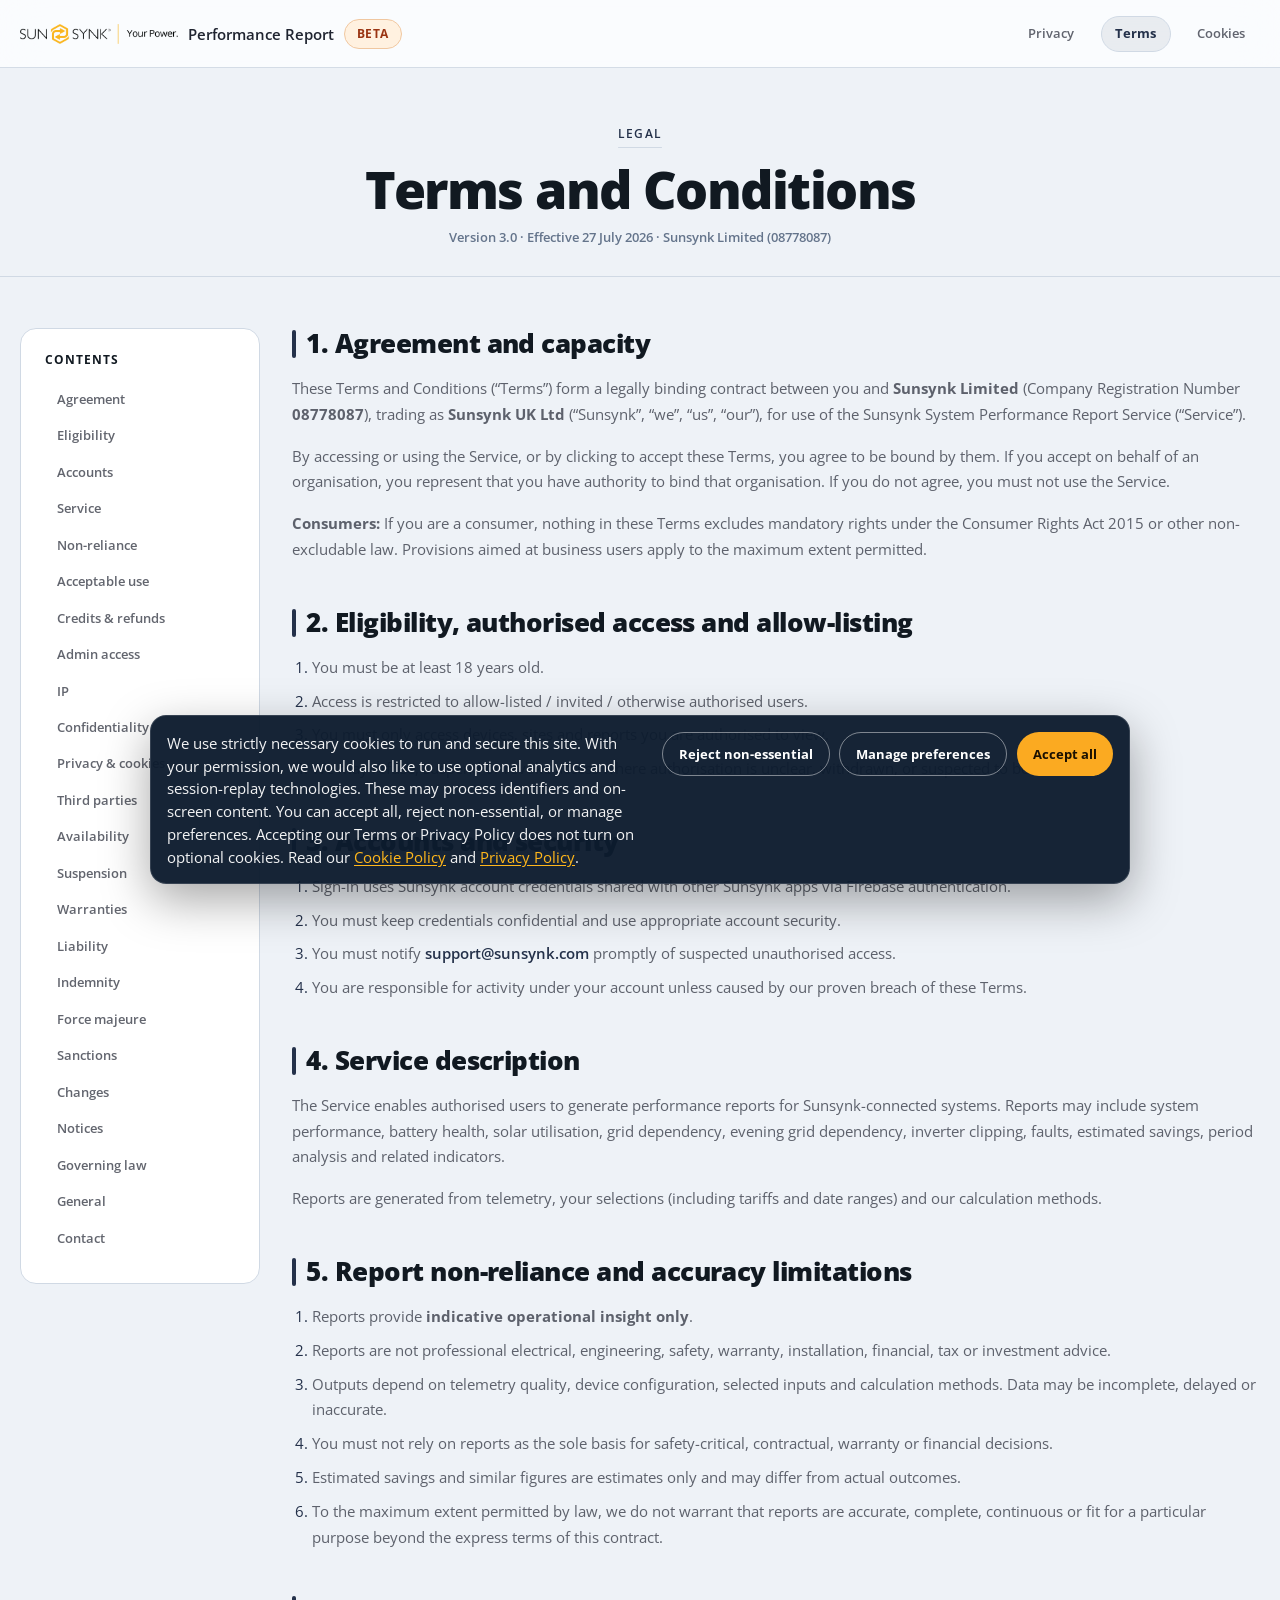
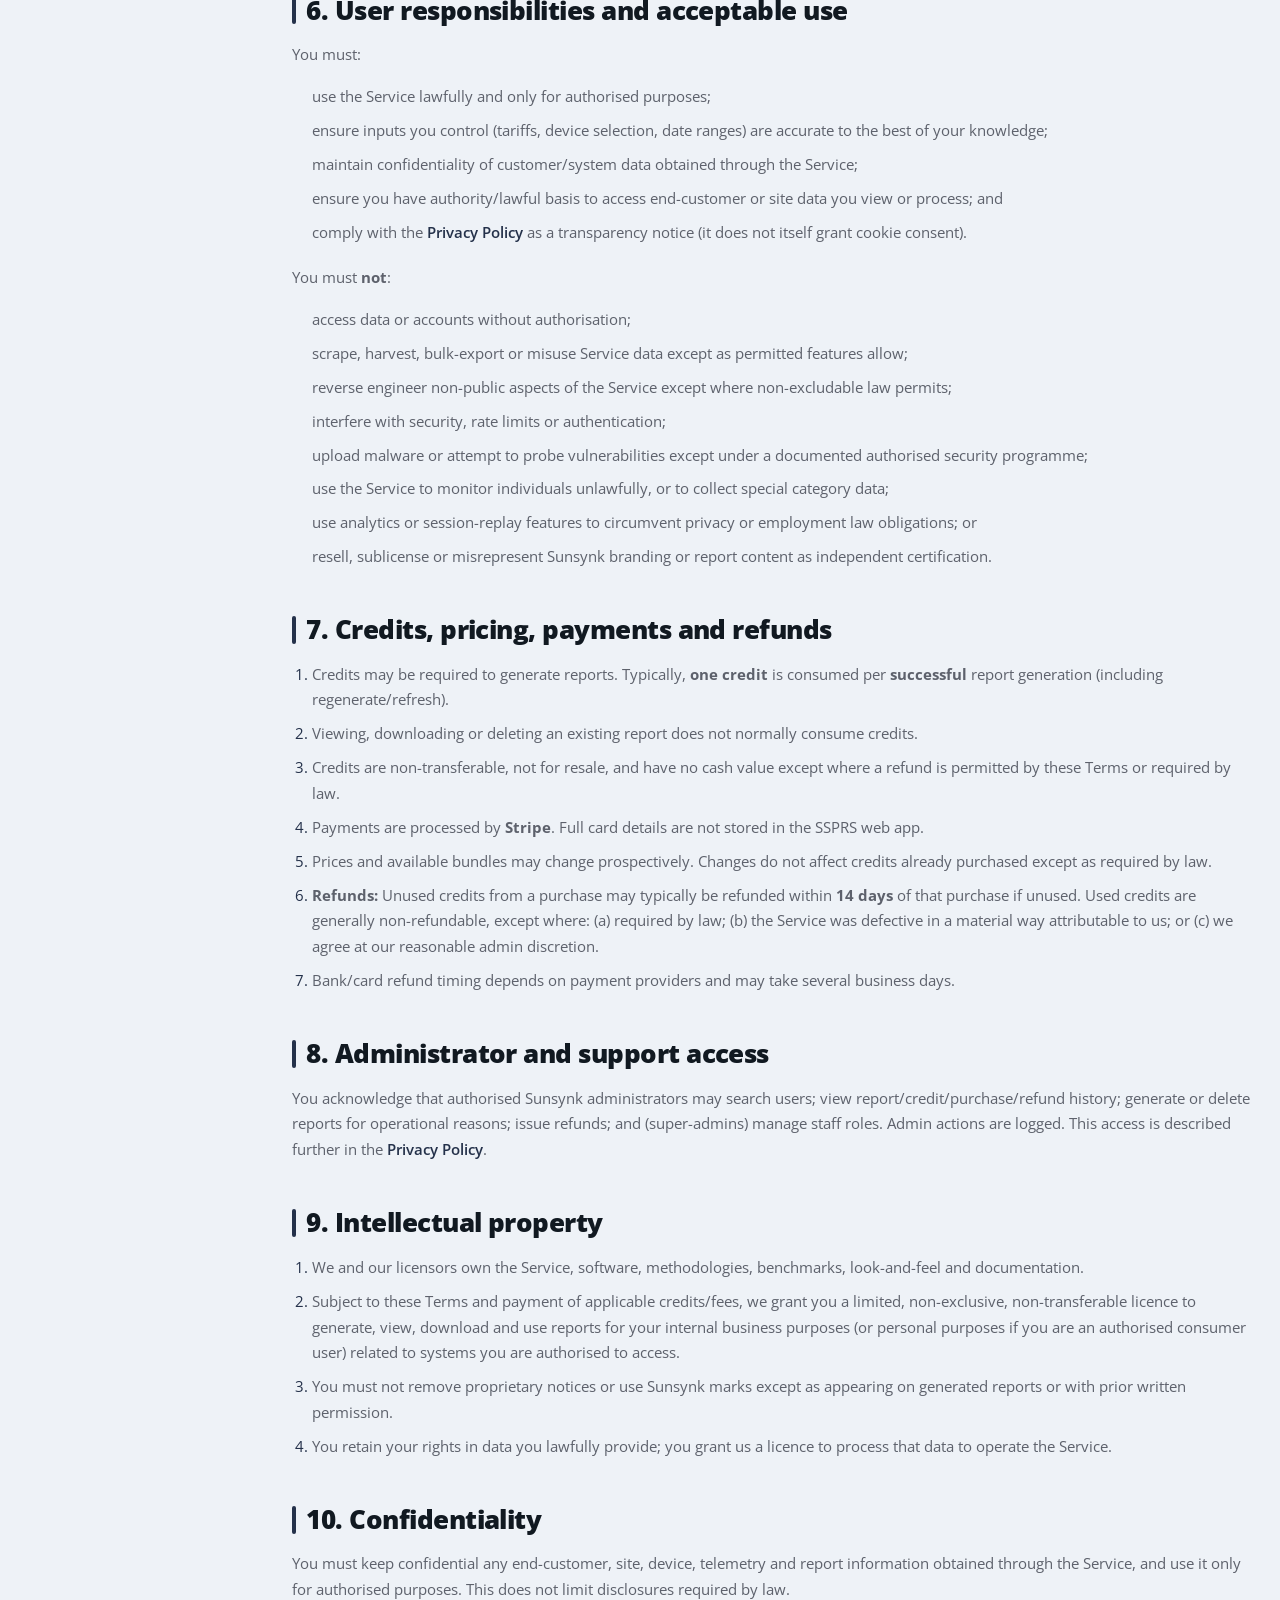
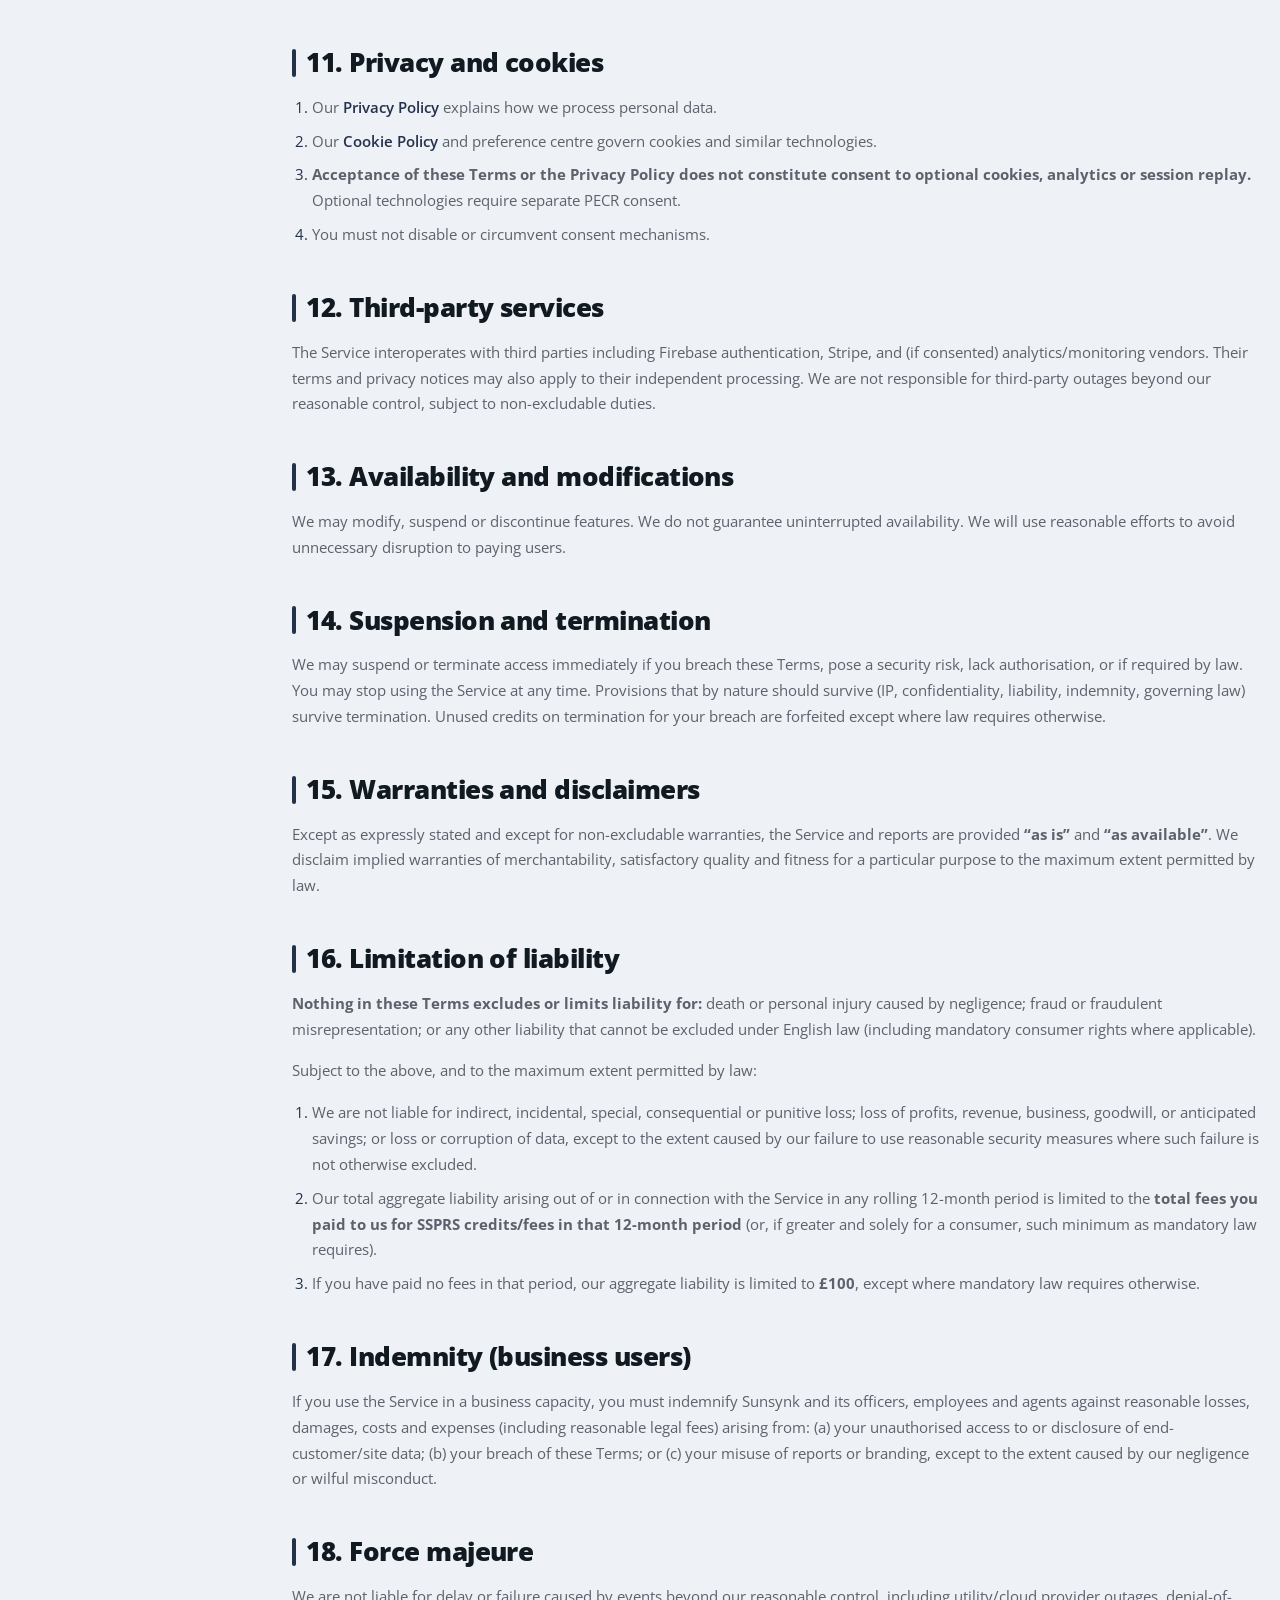
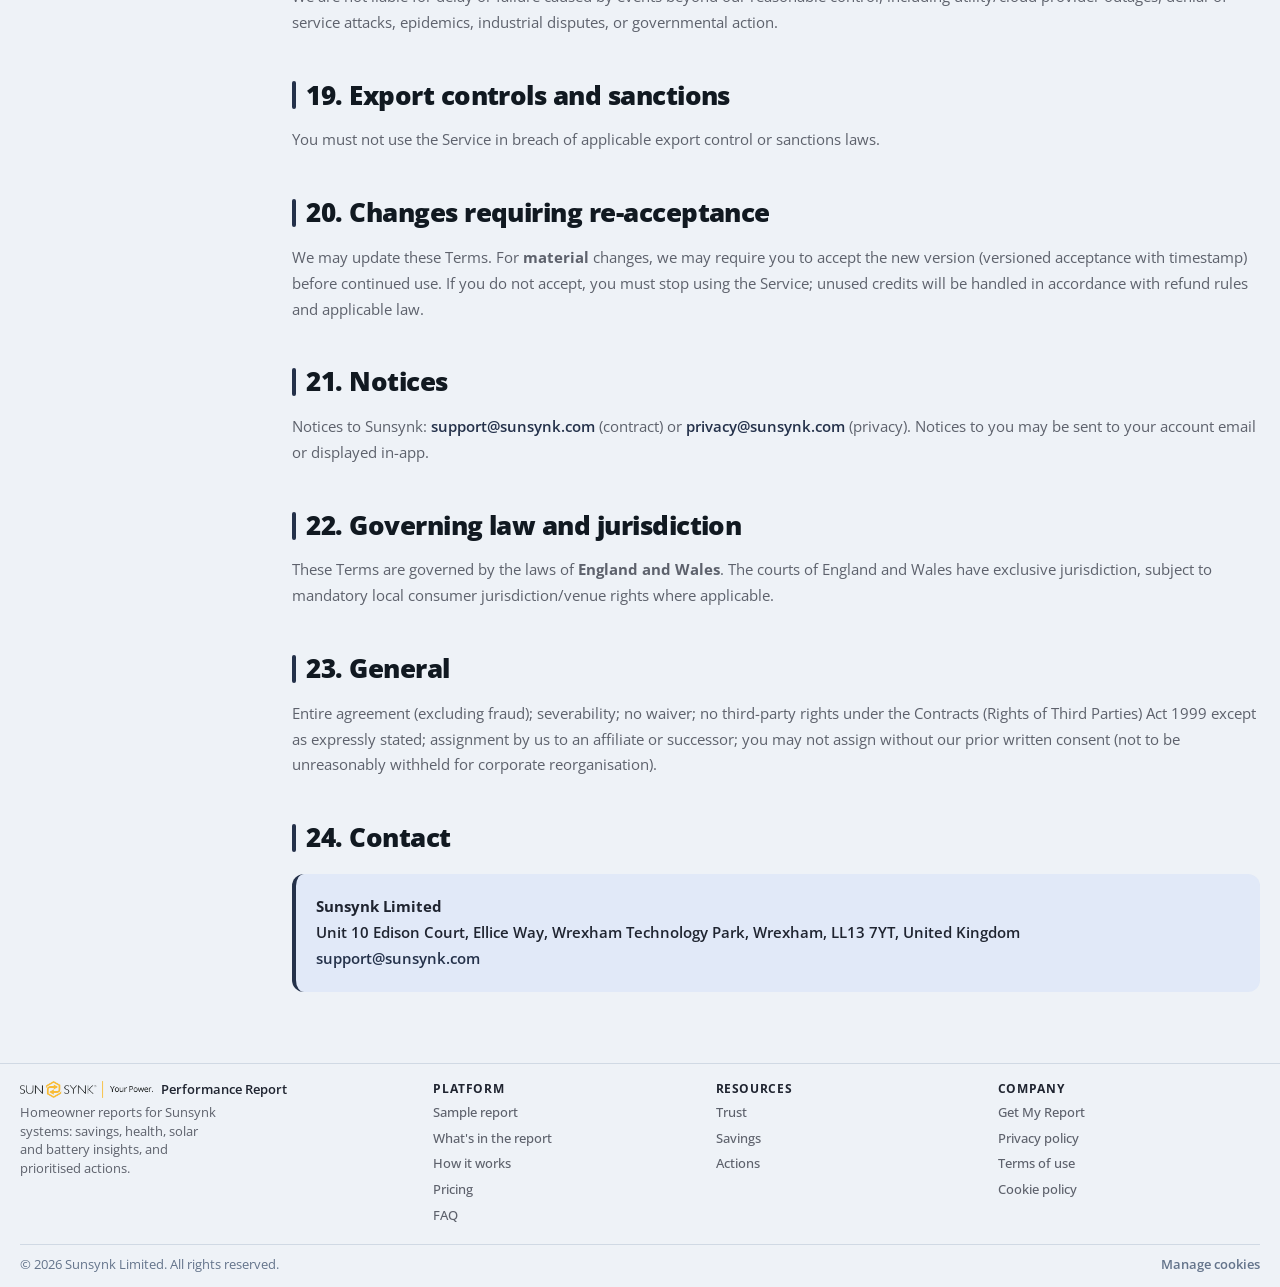
<file: terms-of-use/index.html>
<!DOCTYPE html>
<html lang="en-GB">
<head>
  <meta charset="UTF-8" />
  <meta name="viewport" content="width=device-width, initial-scale=1.0, viewport-fit=cover" />
  <title>Terms and Conditions | Sunsynk Report Platform</title>
  <meta name="description" content="Legally binding terms for the Sunsynk System Performance Report Service operated by Sunsynk Limited." />
  <link rel="canonical" href="https://sunsynkreports.com/terms-of-use/" />
  <meta name="robots" content="index, follow, max-image-preview:large, max-snippet:-1, max-video-preview:-1" />
  <meta name="googlebot" content="index, follow, max-image-preview:large, max-snippet:-1, max-video-preview:-1" />
  <meta name="referrer" content="strict-origin-when-cross-origin" />
  <meta name="color-scheme" content="light" />
  <link rel="alternate" hreflang="en-GB" href="https://sunsynkreports.com/terms-of-use/" />
  <link rel="alternate" hreflang="x-default" href="https://sunsynkreports.com/terms-of-use/" />
  <link rel="alternate" type="text/plain" title="LLMs.txt" href="https://sunsynkreports.com/llms.txt" />
  <link rel="alternate" type="text/plain" title="LLMs full context" href="https://sunsynkreports.com/llms-full.txt" />
  <meta property="og:locale" content="en_GB" />
  <meta property="og:image:width" content="1200" />
  <meta property="og:image:height" content="630" />
  <meta property="og:image:type" content="image/jpeg" />
  <meta property="og:image:alt" content="Sunsynk Report Platform: 30-day performance reports with executive summary and system score" />
  <meta name="twitter:site" content="@sunsynkza" />
  <meta name="twitter:creator" content="@sunsynkza" />
  <meta name="theme-color" content="#24314a" />
  <link rel="manifest" href="/site.webmanifest" />

  <meta property="og:type" content="article" />
  <meta property="og:url" content="https://sunsynkreports.com/terms-of-use/" />
  <meta property="og:title" content="Terms and Conditions | Sunsynk Report Platform" />
  <meta property="og:description" content="Legally binding terms for the Sunsynk System Performance Report Service operated by Sunsynk Limited." />
  <meta property="og:image" content="https://sunsynkreports.com/assets/images/og-image.jpg?v=20261112" />
  <meta property="og:image:secure_url" content="https://sunsynkreports.com/assets/images/og-image.jpg?v=20261112" />
  <meta property="og:site_name" content="Sunsynk Report Platform" />
  <meta name="twitter:card" content="summary_large_image" />
  <meta name="twitter:url" content="https://sunsynkreports.com/terms-of-use/" />
  <meta name="twitter:title" content="Terms and Conditions | Sunsynk Report Platform" />
  <meta name="twitter:description" content="Legally binding terms for the Sunsynk System Performance Report Service operated by Sunsynk Limited." />
  <meta name="twitter:image" content="https://sunsynkreports.com/assets/images/og-image.jpg?v=20261112" />
  <meta name="twitter:image:alt" content="Sunsynk Report Platform: 30-day performance reports with executive summary and system score" />
  <link rel="icon" type="image/x-icon" href="/assets/images/favicon.ico" />
  <link rel="shortcut icon" href="/assets/images/favicon.ico" />
  <link rel="apple-touch-icon" href="/assets/images/favicon.ico" />
  <link rel="preconnect" href="https://fonts.googleapis.com" />
  <link rel="preconnect" href="https://fonts.gstatic.com" crossorigin />
  <link href="https://fonts.googleapis.com/css2?family=Open+Sans:ital,wght@0,400;0,500;0,600;0,700;0,800;1,400&display=swap" rel="stylesheet" />
  <link rel="stylesheet" href="/assets/css/styles.css" />
  <link rel="stylesheet" href="/assets/css/doc-pages.css" />
  <script type="application/ld+json">
  {
    "@context": "https://schema.org",
    "@type": "WebPage",
    "name": "Terms and Conditions",
    "url": "https://sunsynkreports.com/terms-of-use/",
    "description": "Legally binding terms for the Sunsynk System Performance Report Service operated by Sunsynk Limited.",
    "inLanguage": "en-GB",
    "dateModified": "2026-07-27",
    "isPartOf": {
      "@type": "WebSite",
      "name": "Sunsynk Report Platform",
      "url": "https://sunsynkreports.com/"
    }
  }
  </script>
  <script src="https://analytics.ahrefs.com/analytics.js" data-key="Zgh8j3XPtPos4y1zqx6iFw" async></script>
</head>
<body class="doc-page">
  <a class="skip-link" href="#main-content">Skip to main content</a>
  <header class="nav doc-nav" id="nav">
    <div class="nav-inner container">
      <a class="nav-brand" href="/" aria-label="Sunsynk Report Platform home">
        <img src="/assets/images/sunsynk-logo.png" alt="Sunsynk" class="nav-logo" width="156" height="21" decoding="async" />
        <span>Performance Report</span>
        <span class="badge badge-warn">Beta</span>
      </a>
      <nav class="doc-nav-tabs" aria-label="Policies">
        <a href="/privacy-policy/">Privacy</a>
        <a href="/terms-of-use/" aria-current="page">Terms</a>
        <a href="/cookie-policy/">Cookies</a>
      </nav>
    </div>
  </header>

  <section class="doc-hero">
    <div class="container">
      <p class="eyebrow">Legal</p>
      <h1>Terms and Conditions</h1>
      <p class="doc-meta">Version 3.0 · Effective 27 July 2026 · Sunsynk Limited (08778087)</p>
    </div>
  </section>

  <div class="container doc-layout">
      <aside class="legal-toc">
        <h3>Contents</h3>
        <ul>
          <li><a href="#agreement">Agreement</a></li>
          <li><a href="#eligibility">Eligibility</a></li>
          <li><a href="#accounts">Accounts</a></li>
          <li><a href="#service">Service</a></li>
          <li><a href="#non-reliance">Non-reliance</a></li>
          <li><a href="#acceptable-use">Acceptable use</a></li>
          <li><a href="#credits">Credits &amp; refunds</a></li>
          <li><a href="#admin">Admin access</a></li>
          <li><a href="#ip">IP</a></li>
          <li><a href="#confidentiality">Confidentiality</a></li>
          <li><a href="#privacy">Privacy &amp; cookies</a></li>
          <li><a href="#third-parties">Third parties</a></li>
          <li><a href="#availability">Availability</a></li>
          <li><a href="#suspension">Suspension</a></li>
          <li><a href="#warranties">Warranties</a></li>
          <li><a href="#liability">Liability</a></li>
          <li><a href="#indemnity">Indemnity</a></li>
          <li><a href="#force-majeure">Force majeure</a></li>
          <li><a href="#sanctions">Sanctions</a></li>
          <li><a href="#changes">Changes</a></li>
          <li><a href="#notices">Notices</a></li>
          <li><a href="#governing">Governing law</a></li>
          <li><a href="#general">General</a></li>
          <li><a href="#contact">Contact</a></li>
        </ul>
      </aside>

      <main class="legal-content" id="main-content" tabindex="-1">

        <div id="terms">
          <div id="agreement" class="legal-section">
            <h2>1. Agreement and capacity</h2>
            <p>These Terms and Conditions (“Terms”) form a legally binding contract between you and <strong>Sunsynk Limited</strong> (Company Registration Number <strong>08778087</strong>), trading as <strong>Sunsynk UK Ltd</strong> (“Sunsynk”, “we”, “us”, “our”), for use of the Sunsynk System Performance Report Service (“Service”).</p>
            <p>By accessing or using the Service, or by clicking to accept these Terms, you agree to be bound by them. If you accept on behalf of an organisation, you represent that you have authority to bind that organisation. If you do not agree, you must not use the Service.</p>
            <p><strong>Consumers:</strong> If you are a consumer, nothing in these Terms excludes mandatory rights under the Consumer Rights Act 2015 or other non-excludable law. Provisions aimed at business users apply to the maximum extent permitted.</p>
          </div>

          <div id="eligibility" class="legal-section">
            <h2>2. Eligibility, authorised access and allow-listing</h2>
            <ol>
              <li>You must be at least 18 years old.</li>
              <li>Access is restricted to allow-listed / invited / otherwise authorised users.</li>
              <li>You must only access devices, sites and reports you are authorised to view.</li>
              <li>We may refuse, suspend or revoke access where authorisation is unclear, withdrawn, or suspected to be abused.</li>
            </ol>
          </div>

          <div id="accounts" class="legal-section">
            <h2>3. Accounts and security</h2>
            <ol>
              <li>Sign-in uses Sunsynk account credentials shared with other Sunsynk apps via Firebase authentication.</li>
              <li>You must keep credentials confidential and use appropriate account security.</li>
              <li>You must notify <a href="mailto:support@sunsynk.com">support@sunsynk.com</a> promptly of suspected unauthorised access.</li>
              <li>You are responsible for activity under your account unless caused by our proven breach of these Terms.</li>
            </ol>
          </div>

          <div id="service" class="legal-section">
            <h2>4. Service description</h2>
            <p>The Service enables authorised users to generate performance reports for Sunsynk-connected systems. Reports may include system performance, battery health, solar utilisation, grid dependency, evening grid dependency, inverter clipping, faults, estimated savings, period analysis and related indicators.</p>
            <p>Reports are generated from telemetry, your selections (including tariffs and date ranges) and our calculation methods.</p>
          </div>

          <div id="non-reliance" class="legal-section">
            <h2>5. Report non-reliance and accuracy limitations</h2>
            <ol>
              <li>Reports provide <strong>indicative operational insight only</strong>.</li>
              <li>Reports are not professional electrical, engineering, safety, warranty, installation, financial, tax or investment advice.</li>
              <li>Outputs depend on telemetry quality, device configuration, selected inputs and calculation methods. Data may be incomplete, delayed or inaccurate.</li>
              <li>You must not rely on reports as the sole basis for safety-critical, contractual, warranty or financial decisions.</li>
              <li>Estimated savings and similar figures are estimates only and may differ from actual outcomes.</li>
              <li>To the maximum extent permitted by law, we do not warrant that reports are accurate, complete, continuous or fit for a particular purpose beyond the express terms of this contract.</li>
            </ol>
          </div>

          <div id="acceptable-use" class="legal-section">
            <h2>6. User responsibilities and acceptable use</h2>
            <p>You must:</p>
            <ul>
              <li>use the Service lawfully and only for authorised purposes;</li>
              <li>ensure inputs you control (tariffs, device selection, date ranges) are accurate to the best of your knowledge;</li>
              <li>maintain confidentiality of customer/system data obtained through the Service;</li>
              <li>ensure you have authority/lawful basis to access end-customer or site data you view or process; and</li>
              <li>comply with the <a href="/privacy-policy/">Privacy Policy</a> as a transparency notice (it does not itself grant cookie consent).</li>
            </ul>
            <p>You must <strong>not</strong>:</p>
            <ul>
              <li>access data or accounts without authorisation;</li>
              <li>scrape, harvest, bulk-export or misuse Service data except as permitted features allow;</li>
              <li>reverse engineer non-public aspects of the Service except where non-excludable law permits;</li>
              <li>interfere with security, rate limits or authentication;</li>
              <li>upload malware or attempt to probe vulnerabilities except under a documented authorised security programme;</li>
              <li>use the Service to monitor individuals unlawfully, or to collect special category data;</li>
              <li>use analytics or session-replay features to circumvent privacy or employment law obligations; or</li>
              <li>resell, sublicense or misrepresent Sunsynk branding or report content as independent certification.</li>
            </ul>
          </div>

          <div id="credits" class="legal-section">
            <h2>7. Credits, pricing, payments and refunds</h2>
            <ol>
              <li>Credits may be required to generate reports. Typically, <strong>one credit</strong> is consumed per <strong>successful</strong> report generation (including regenerate/refresh).</li>
              <li>Viewing, downloading or deleting an existing report does not normally consume credits.</li>
              <li>Credits are non-transferable, not for resale, and have no cash value except where a refund is permitted by these Terms or required by law.</li>
              <li>Payments are processed by <strong>Stripe</strong>. Full card details are not stored in the SSPRS web app.</li>
              <li>Prices and available bundles may change prospectively. Changes do not affect credits already purchased except as required by law.</li>
              <li><strong>Refunds:</strong> Unused credits from a purchase may typically be refunded within <strong>14 days</strong> of that purchase if unused. Used credits are generally non-refundable, except where: (a) required by law; (b) the Service was defective in a material way attributable to us; or (c) we agree at our reasonable admin discretion.</li>
              <li>Bank/card refund timing depends on payment providers and may take several business days.</li>
            </ol>
          </div>

          <div id="admin" class="legal-section">
            <h2>8. Administrator and support access</h2>
            <p>You acknowledge that authorised Sunsynk administrators may search users; view report/credit/purchase/refund history; generate or delete reports for operational reasons; issue refunds; and (super-admins) manage staff roles. Admin actions are logged. This access is described further in the <a href="/privacy-policy/">Privacy Policy</a>.</p>
          </div>

          <div id="ip" class="legal-section">
            <h2>9. Intellectual property</h2>
            <ol>
              <li>We and our licensors own the Service, software, methodologies, benchmarks, look-and-feel and documentation.</li>
              <li>Subject to these Terms and payment of applicable credits/fees, we grant you a limited, non-exclusive, non-transferable licence to generate, view, download and use reports for your internal business purposes (or personal purposes if you are an authorised consumer user) related to systems you are authorised to access.</li>
              <li>You must not remove proprietary notices or use Sunsynk marks except as appearing on generated reports or with prior written permission.</li>
              <li>You retain your rights in data you lawfully provide; you grant us a licence to process that data to operate the Service.</li>
            </ol>
          </div>

          <div id="confidentiality" class="legal-section">
            <h2>10. Confidentiality</h2>
            <p>You must keep confidential any end-customer, site, device, telemetry and report information obtained through the Service, and use it only for authorised purposes. This does not limit disclosures required by law.</p>
          </div>

          <div id="privacy" class="legal-section">
            <h2>11. Privacy and cookies</h2>
            <ol>
              <li>Our <a href="/privacy-policy/">Privacy Policy</a> explains how we process personal data.</li>
              <li>Our <a href="/cookie-policy/">Cookie Policy</a> and preference centre govern cookies and similar technologies.</li>
              <li><strong>Acceptance of these Terms or the Privacy Policy does not constitute consent to optional cookies, analytics or session replay.</strong> Optional technologies require separate PECR consent.</li>
              <li>You must not disable or circumvent consent mechanisms.</li>
            </ol>
          </div>

          <div id="third-parties" class="legal-section">
            <h2>12. Third-party services</h2>
            <p>The Service interoperates with third parties including Firebase authentication, Stripe, and (if consented) analytics/monitoring vendors. Their terms and privacy notices may also apply to their independent processing. We are not responsible for third-party outages beyond our reasonable control, subject to non-excludable duties.</p>
          </div>

          <div id="availability" class="legal-section">
            <h2>13. Availability and modifications</h2>
            <p>We may modify, suspend or discontinue features. We do not guarantee uninterrupted availability. We will use reasonable efforts to avoid unnecessary disruption to paying users.</p>
          </div>

          <div id="suspension" class="legal-section">
            <h2>14. Suspension and termination</h2>
            <p>We may suspend or terminate access immediately if you breach these Terms, pose a security risk, lack authorisation, or if required by law. You may stop using the Service at any time. Provisions that by nature should survive (IP, confidentiality, liability, indemnity, governing law) survive termination. Unused credits on termination for your breach are forfeited except where law requires otherwise.</p>
          </div>

          <div id="warranties" class="legal-section">
            <h2>15. Warranties and disclaimers</h2>
            <p>Except as expressly stated and except for non-excludable warranties, the Service and reports are provided <strong>“as is”</strong> and <strong>“as available”</strong>. We disclaim implied warranties of merchantability, satisfactory quality and fitness for a particular purpose to the maximum extent permitted by law.</p>
          </div>

          <div id="liability" class="legal-section">
            <h2>16. Limitation of liability</h2>
            <p><strong>Nothing in these Terms excludes or limits liability for:</strong> death or personal injury caused by negligence; fraud or fraudulent misrepresentation; or any other liability that cannot be excluded under English law (including mandatory consumer rights where applicable).</p>
            <p>Subject to the above, and to the maximum extent permitted by law:</p>
            <ol>
              <li>We are not liable for indirect, incidental, special, consequential or punitive loss; loss of profits, revenue, business, goodwill, or anticipated savings; or loss or corruption of data, except to the extent caused by our failure to use reasonable security measures where such failure is not otherwise excluded.</li>
              <li>Our total aggregate liability arising out of or in connection with the Service in any rolling 12-month period is limited to the <strong>total fees you paid to us for SSPRS credits/fees in that 12-month period</strong> (or, if greater and solely for a consumer, such minimum as mandatory law requires).</li>
              <li>If you have paid no fees in that period, our aggregate liability is limited to <strong>£100</strong>, except where mandatory law requires otherwise.</li>
            </ol>
          </div>

          <div id="indemnity" class="legal-section">
            <h2>17. Indemnity (business users)</h2>
            <p>If you use the Service in a business capacity, you must indemnify Sunsynk and its officers, employees and agents against reasonable losses, damages, costs and expenses (including reasonable legal fees) arising from: (a) your unauthorised access to or disclosure of end-customer/site data; (b) your breach of these Terms; or (c) your misuse of reports or branding, except to the extent caused by our negligence or wilful misconduct.</p>
          </div>

          <div id="force-majeure" class="legal-section">
            <h2>18. Force majeure</h2>
            <p>We are not liable for delay or failure caused by events beyond our reasonable control, including utility/cloud provider outages, denial-of-service attacks, epidemics, industrial disputes, or governmental action.</p>
          </div>

          <div id="sanctions" class="legal-section">
            <h2>19. Export controls and sanctions</h2>
            <p>You must not use the Service in breach of applicable export control or sanctions laws.</p>
          </div>

          <div id="changes" class="legal-section">
            <h2>20. Changes requiring re-acceptance</h2>
            <p>We may update these Terms. For <strong>material</strong> changes, we may require you to accept the new version (versioned acceptance with timestamp) before continued use. If you do not accept, you must stop using the Service; unused credits will be handled in accordance with refund rules and applicable law.</p>
          </div>

          <div id="notices" class="legal-section">
            <h2>21. Notices</h2>
            <p>Notices to Sunsynk: <a href="mailto:support@sunsynk.com">support@sunsynk.com</a> (contract) or <a href="mailto:privacy@sunsynk.com">privacy@sunsynk.com</a> (privacy). Notices to you may be sent to your account email or displayed in-app.</p>
          </div>

          <div id="governing" class="legal-section">
            <h2>22. Governing law and jurisdiction</h2>
            <p>These Terms are governed by the laws of <strong>England and Wales</strong>. The courts of England and Wales have exclusive jurisdiction, subject to mandatory local consumer jurisdiction/venue rights where applicable.</p>
          </div>

          <div id="general" class="legal-section">
            <h2>23. General</h2>
            <p>Entire agreement (excluding fraud); severability; no waiver; no third-party rights under the Contracts (Rights of Third Parties) Act 1999 except as expressly stated; assignment by us to an affiliate or successor; you may not assign without our prior written consent (not to be unreasonably withheld for corporate reorganisation).</p>
          </div>

          <div id="contact" class="legal-section">
            <h2>24. Contact</h2>
            <div class="legal-callout">
              <p><strong>Sunsynk Limited</strong><br />
              Unit 10 Edison Court, Ellice Way, Wrexham Technology Park, Wrexham, LL13 7YT, United Kingdom<br />
              <a href="mailto:support@sunsynk.com">support@sunsynk.com</a></p>
            </div>
          </div>
        </div>

      </main>
  </div>

  <footer class="footer">
    <div class="container footer-grid">
      <div class="footer-brand">
        <a class="nav-brand" href="/">
          <img src="/assets/images/sunsynk-logo.png" alt="Sunsynk" class="nav-logo footer-logo" width="133" height="18" loading="lazy" decoding="async" />
          <span>Performance Report</span>
        </a>
        <p>Homeowner reports for Sunsynk systems: savings, health, solar and battery insights, and prioritised actions.</p>
      </div>
      <nav aria-label="Platform"><p>Platform</p><a href="/#sample">Sample report</a><a href="/#insights">What's in the report</a><a href="/#how-it-works">How it works</a><a href="/#pricing">Pricing</a><a href="/#faq">FAQ</a></nav>
      <nav aria-label="Resources"><p>Resources</p><a href="/#trust">Trust</a><a href="/#savings">Savings</a><a href="/#actions">Actions</a></nav>
      <nav aria-label="Company"><p>Company</p><a href="https://app.sunsynkreports.com" target="_blank" rel="noopener noreferrer">Get My Report</a><a href="/privacy-policy/">Privacy policy</a><a href="/terms-of-use/">Terms of use</a><a href="/cookie-policy/">Cookie policy</a></nav>
    </div>
    <div class="container footer-base">
      <p>&copy; 2026 Sunsynk Limited. All rights reserved.</p>
      <button type="button" class="cookie-manage-link" data-open-cookie-preferences="true" aria-label="Manage cookie preferences">Manage cookies</button>
    </div>
  </footer>

  <button type="button" class="doc-back-top" id="backToTop" aria-label="Back to top">↑</button>

  <script src="/assets/js/cookie-consent.js"></script>
  <script src="/assets/js/doc-pages.js"></script>
</body>
</html>
</file>
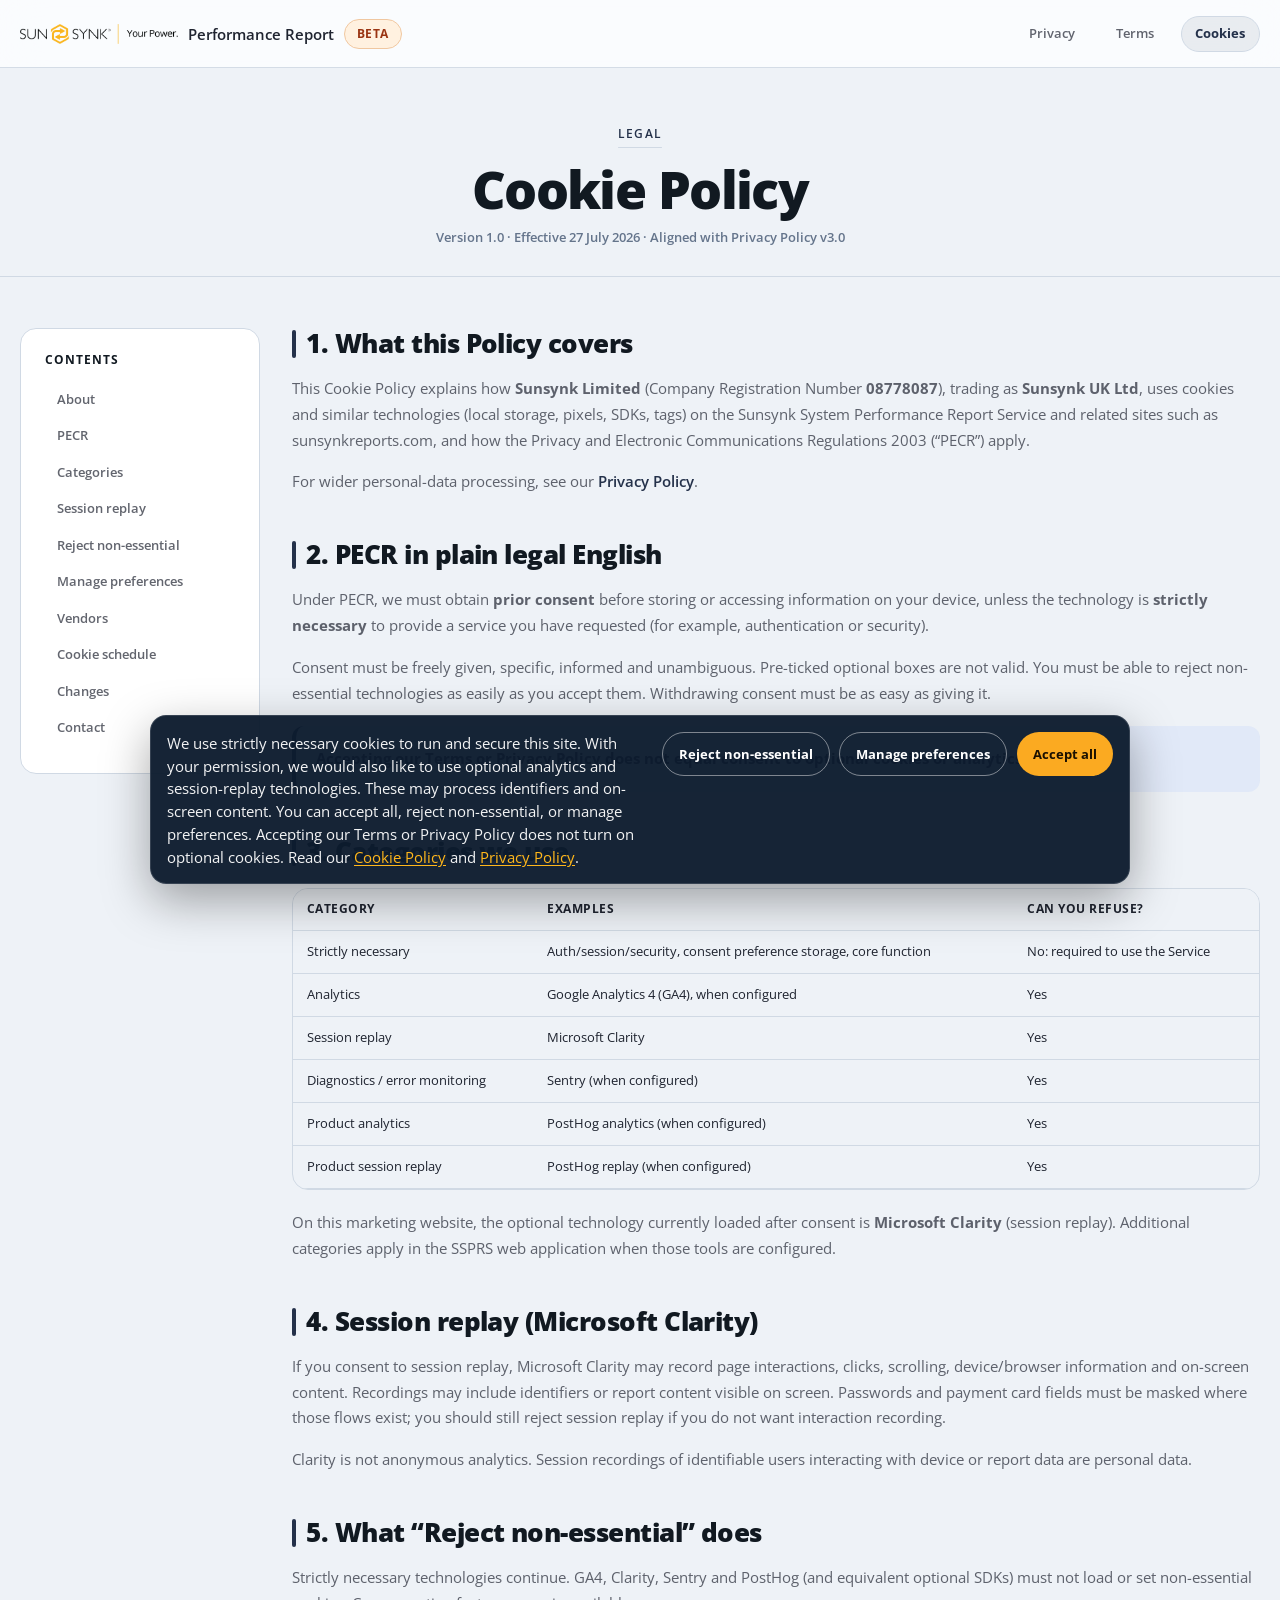
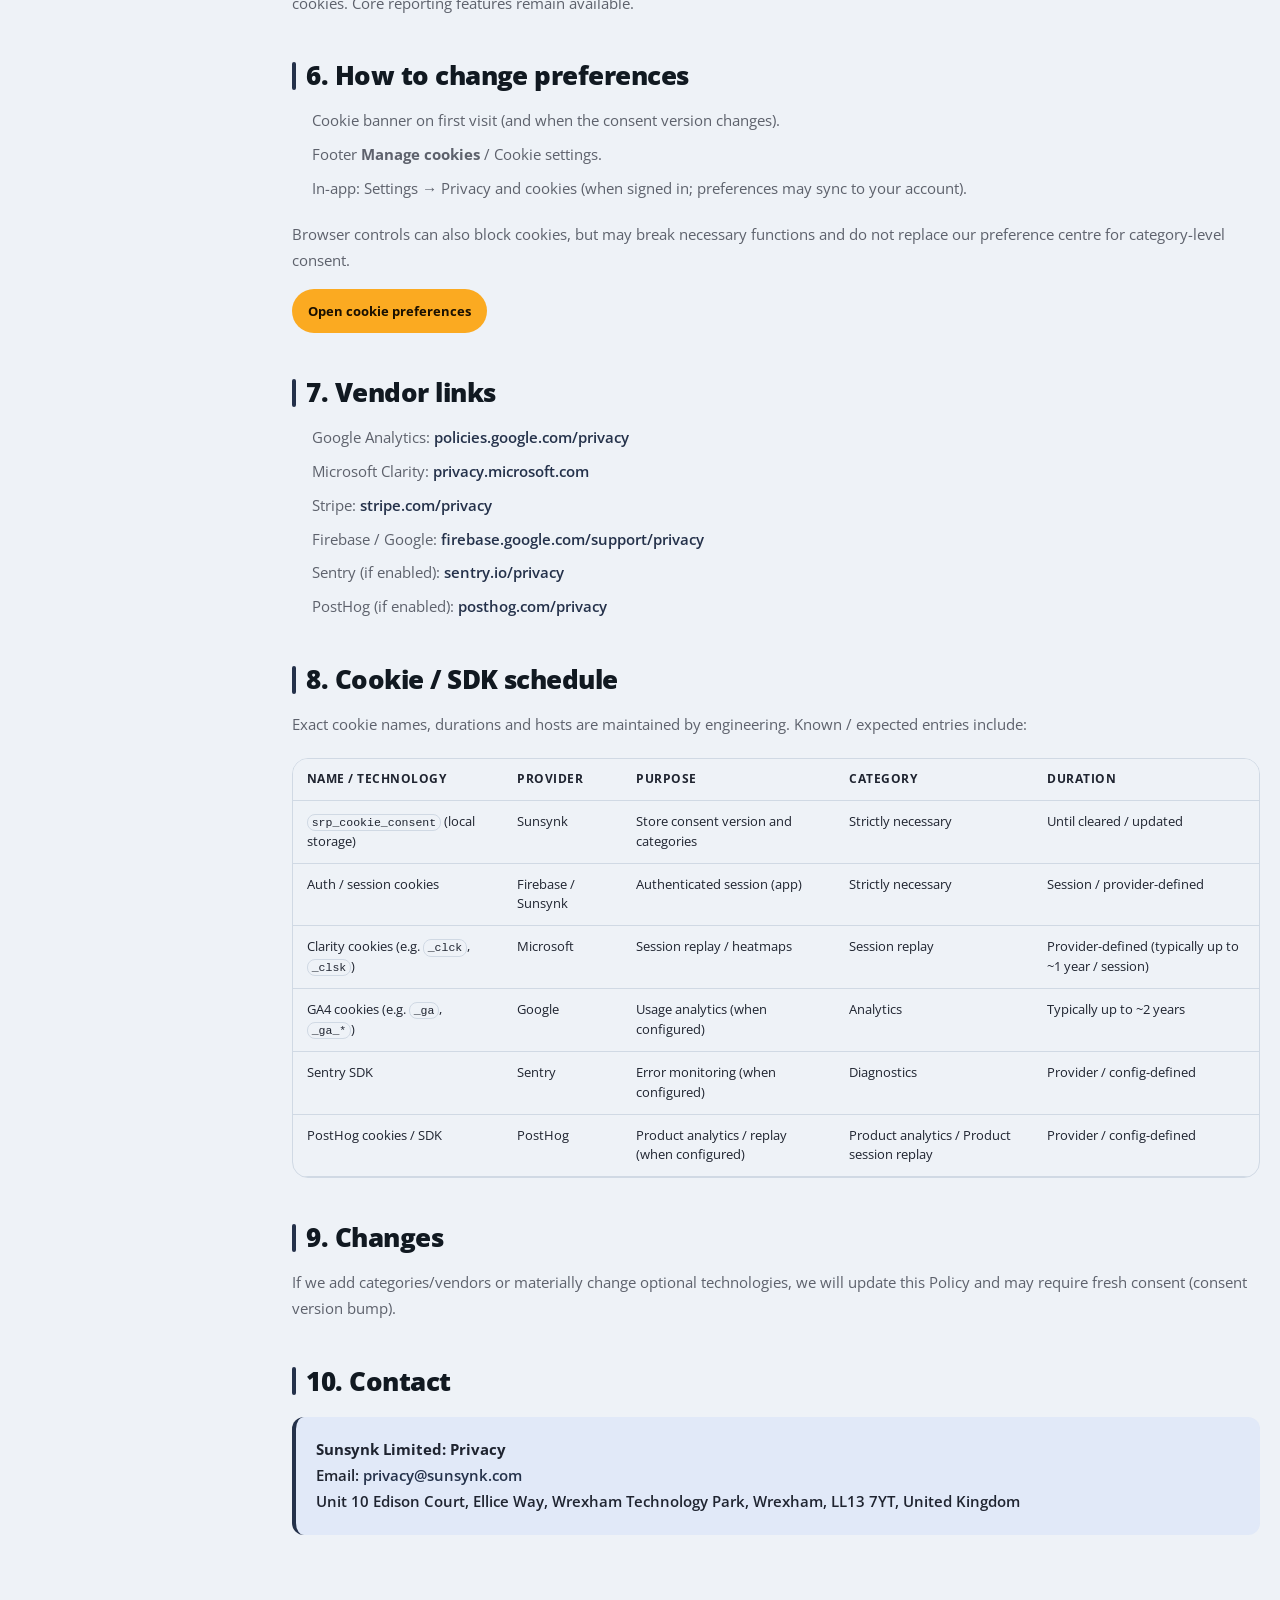
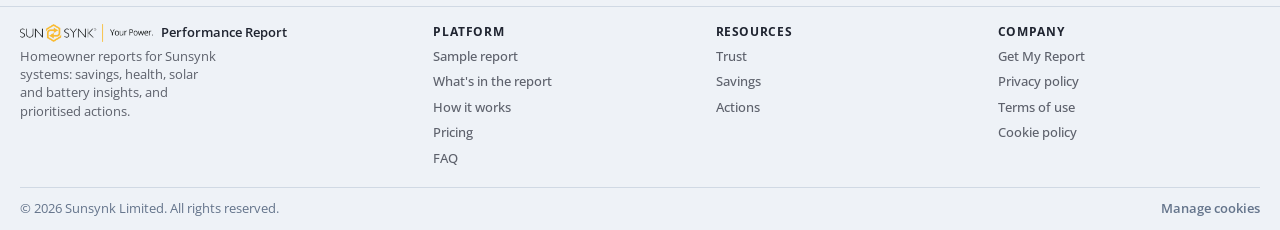
<file: cookie-policy.html>
<!DOCTYPE html>
<html lang="en">
<head>
  <meta charset="UTF-8" />
  <meta name="viewport" content="width=device-width, initial-scale=1.0, viewport-fit=cover" />
  <title>Redirecting to Cookie Policy</title>
  <link rel="canonical" href="https://sunsynkreports.com/cookie-policy/" />
  <meta http-equiv="refresh" content="0; url=/cookie-policy/" />
  <meta name="robots" content="noindex, follow" />
  <script>
    window.location.replace('/cookie-policy/');
  </script>
</head>
<body>
  <p>Redirecting to <a href="/cookie-policy/">Cookie Policy</a>...</p>
</body>
</html>
</file>
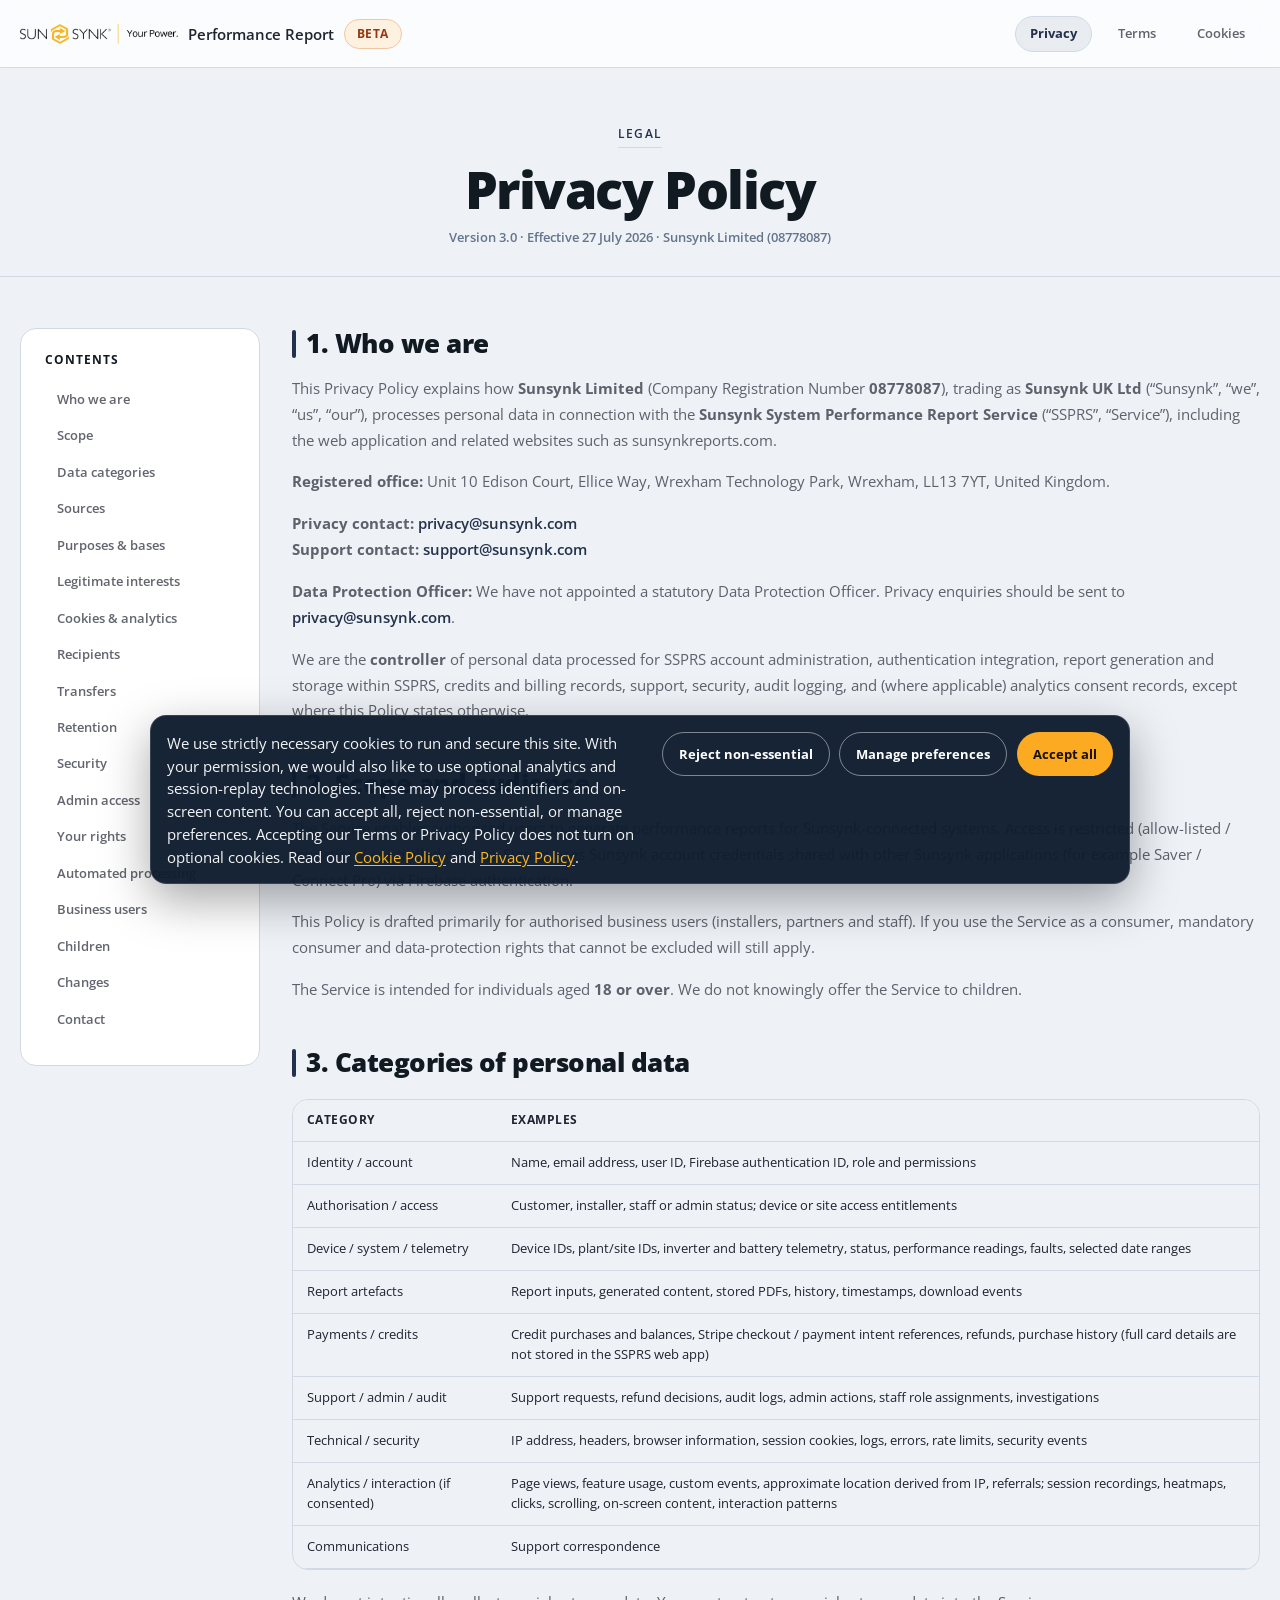
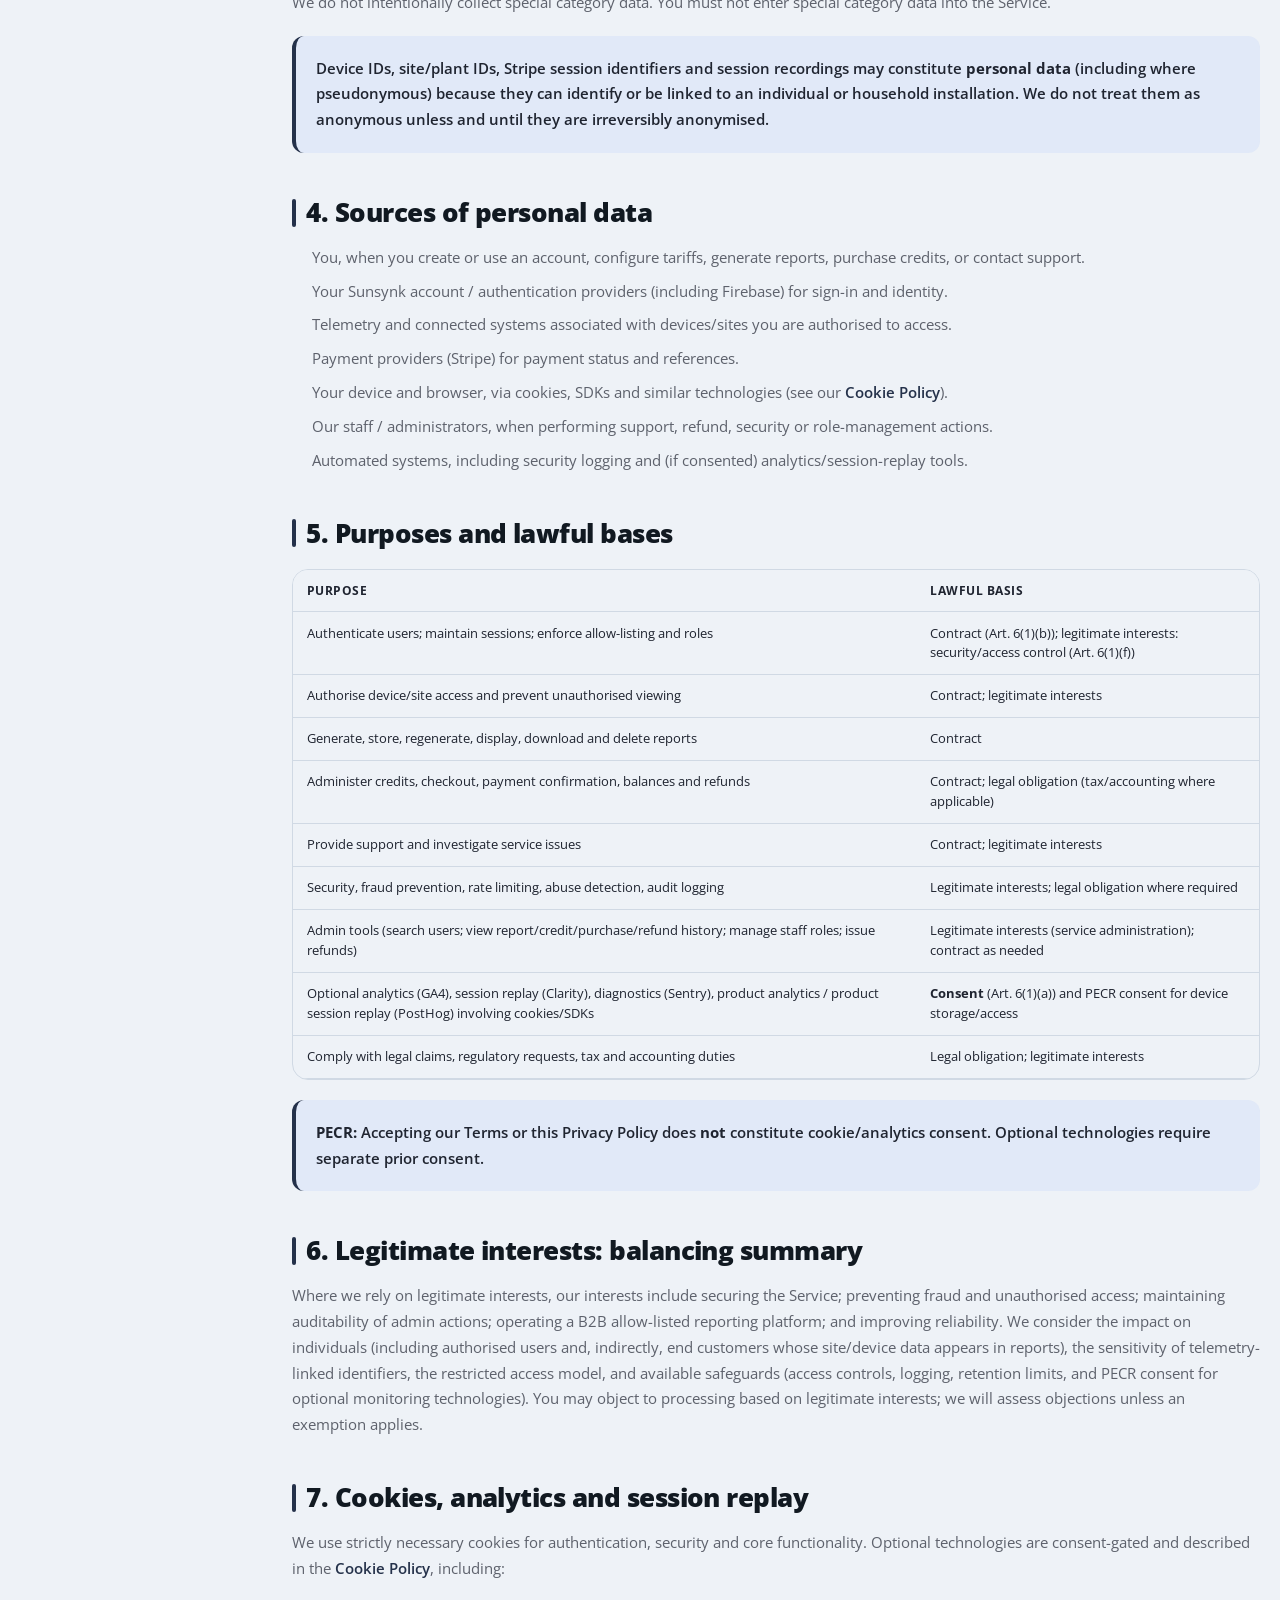
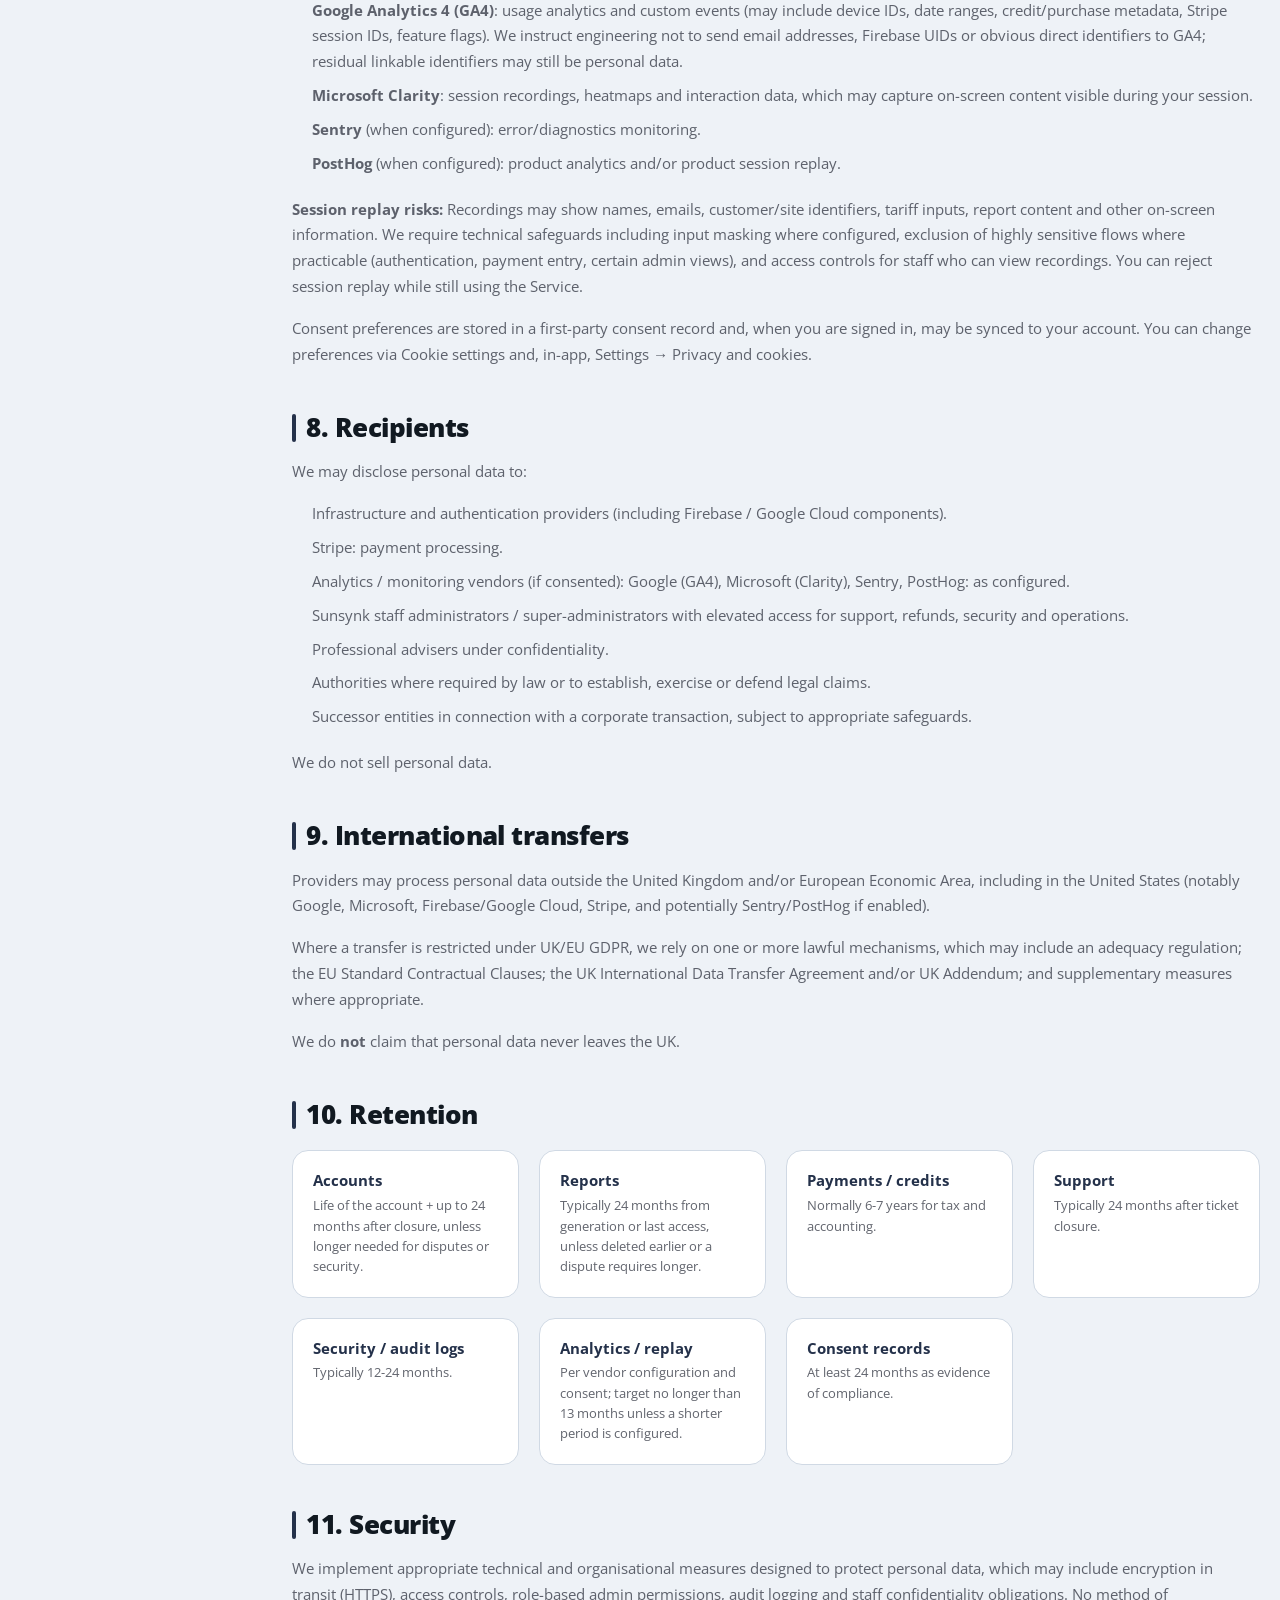
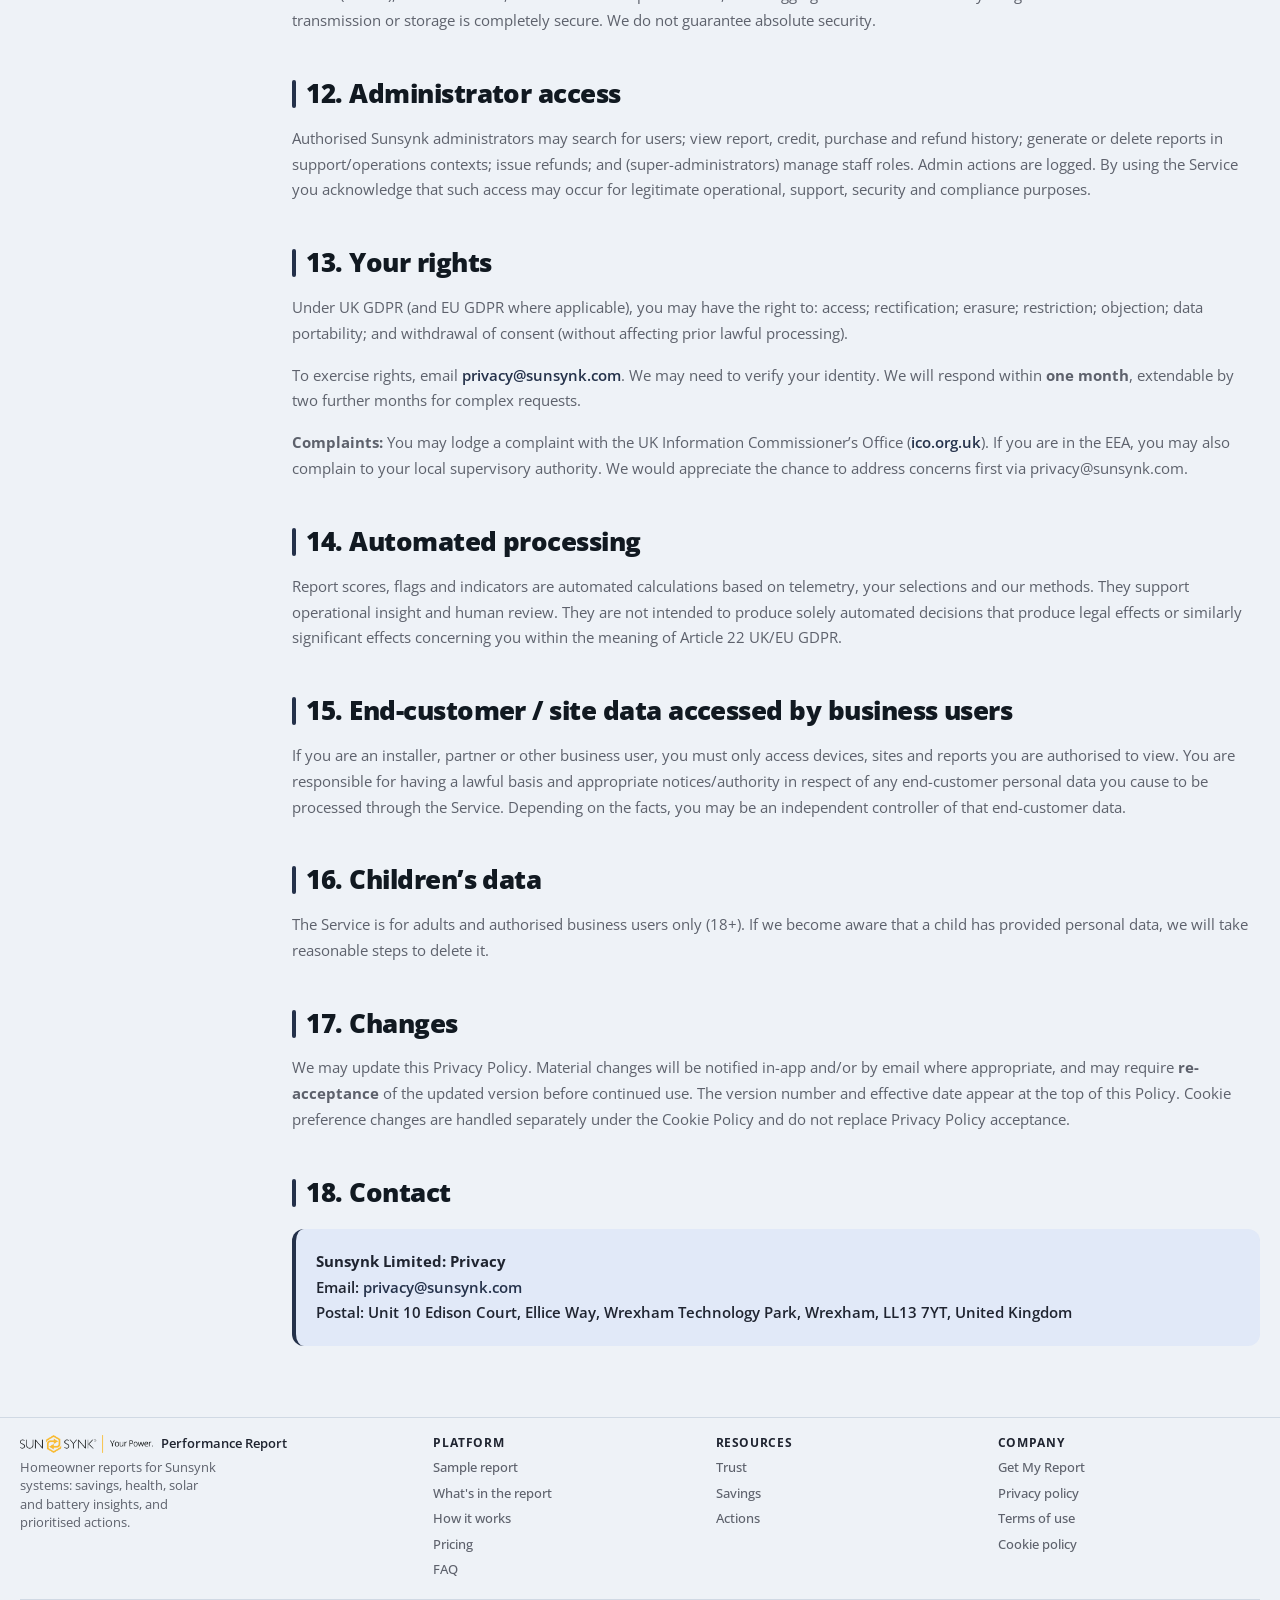
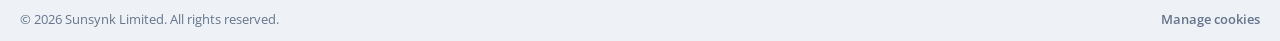
<file: privacy-policy.html>
<!DOCTYPE html>
<html lang="en">
<head>
  <meta charset="UTF-8" />
  <meta name="viewport" content="width=device-width, initial-scale=1.0, viewport-fit=cover" />
  <title>Redirecting to Privacy Policy</title>
  <link rel="canonical" href="https://sunsynkreports.com/privacy-policy/" />
  <meta http-equiv="refresh" content="0; url=/privacy-policy/" />
  <meta name="robots" content="noindex, follow" />
  <script>
    window.location.replace('/privacy-policy/');
  </script>
</head>
<body>
  <p>Redirecting to <a href="/privacy-policy/">Privacy Policy</a>...</p>
</body>
</html>
</file>
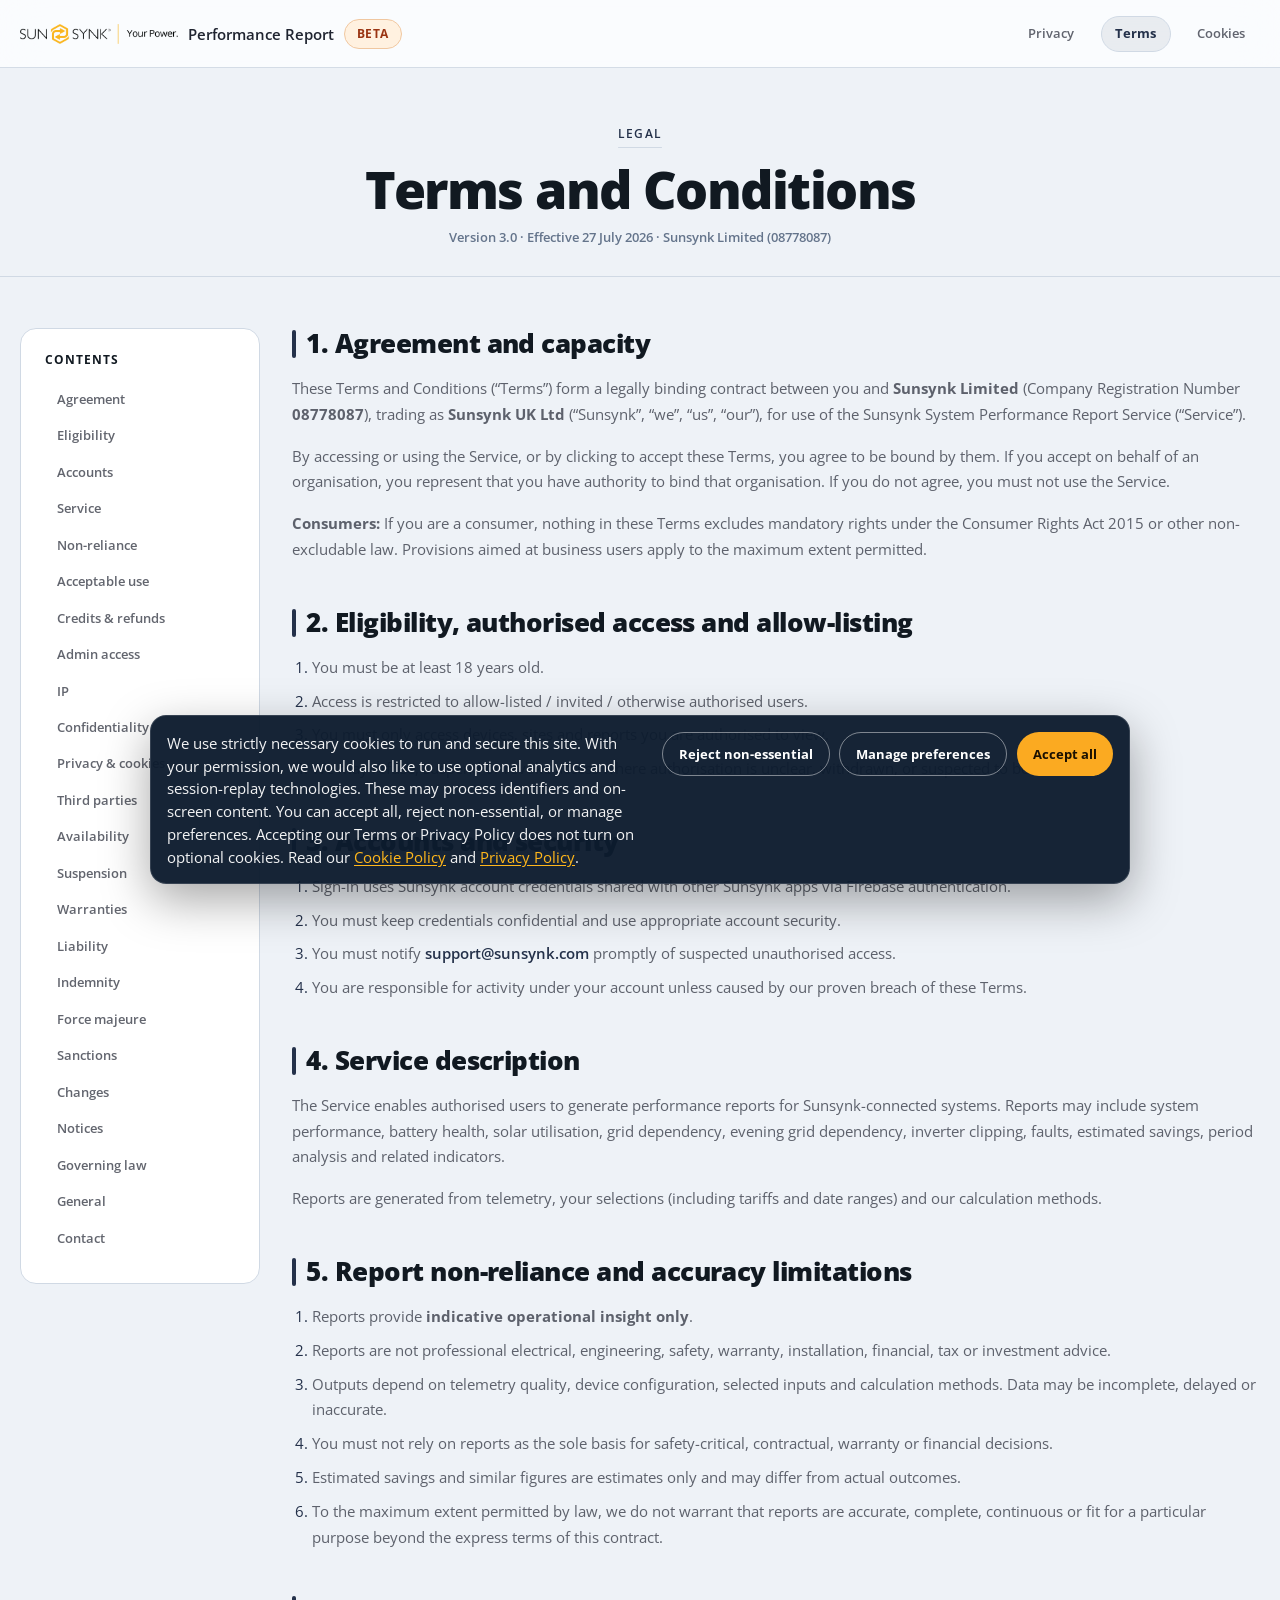
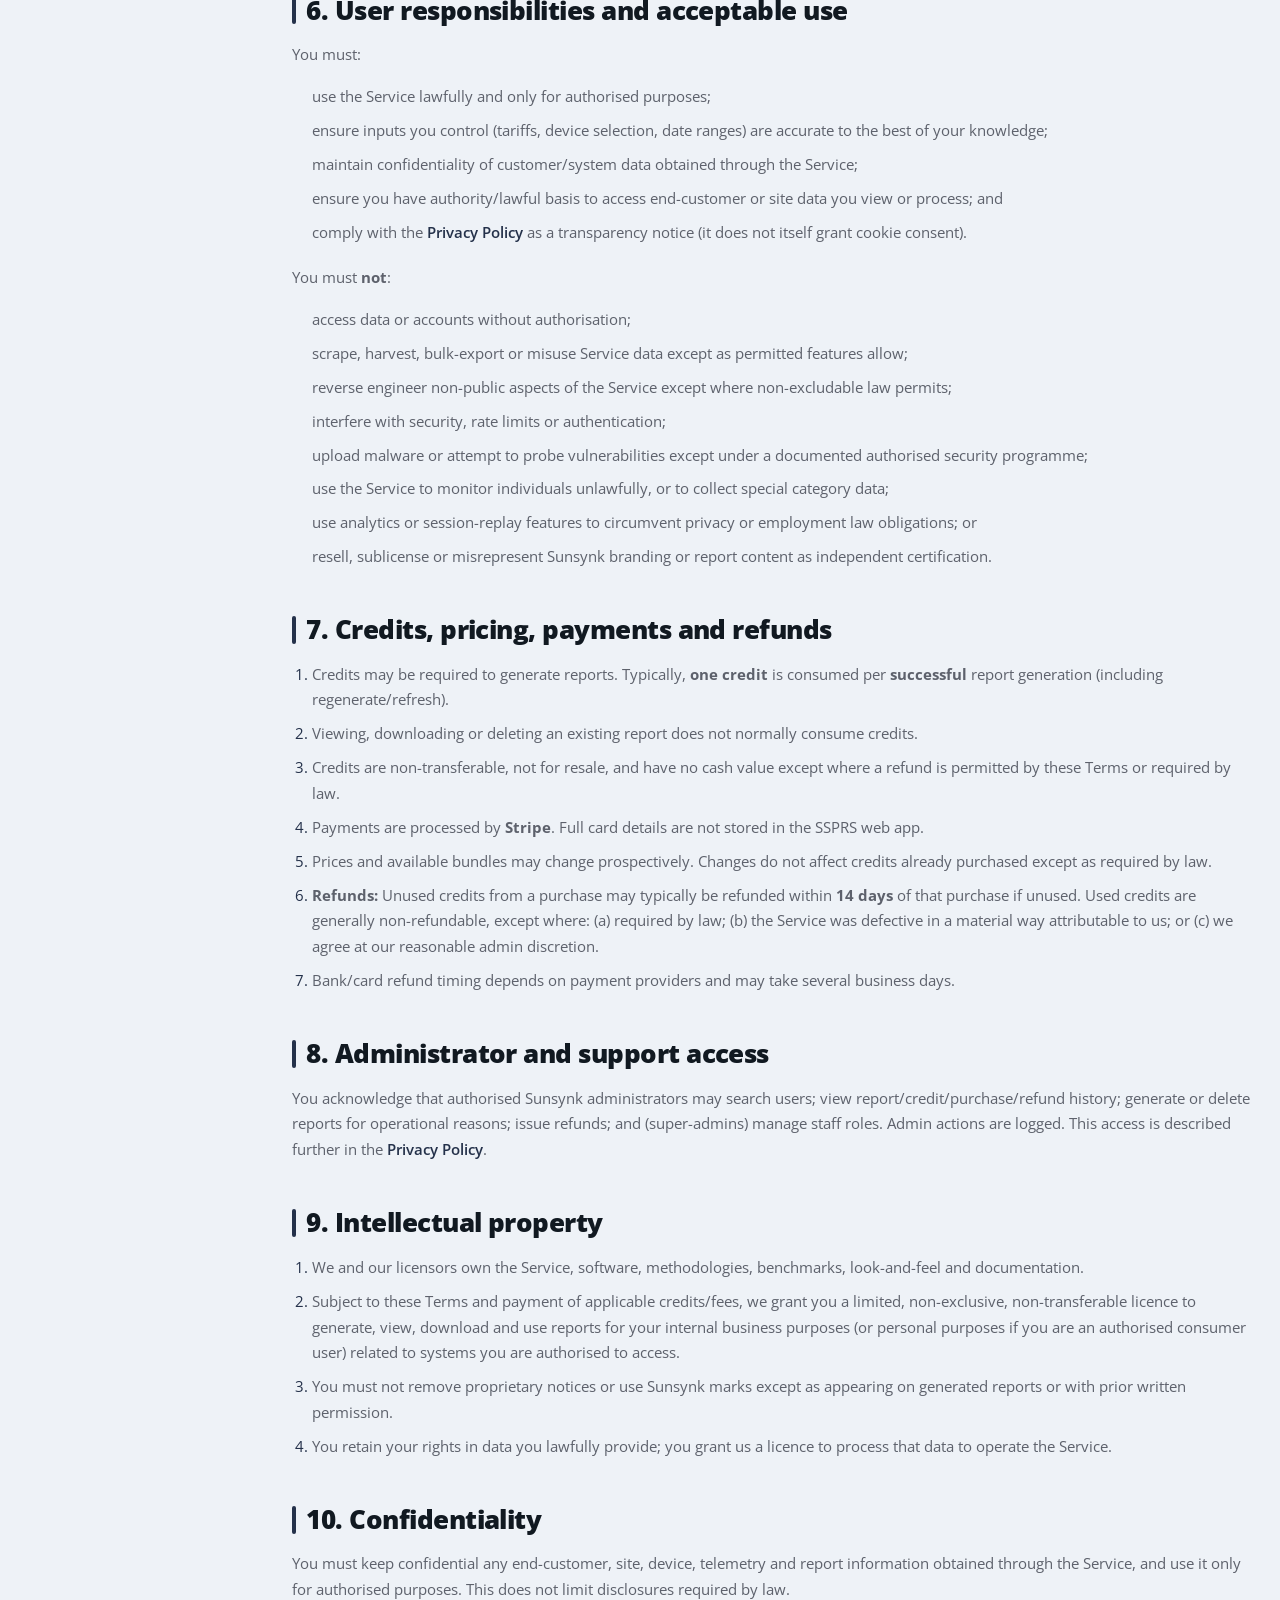
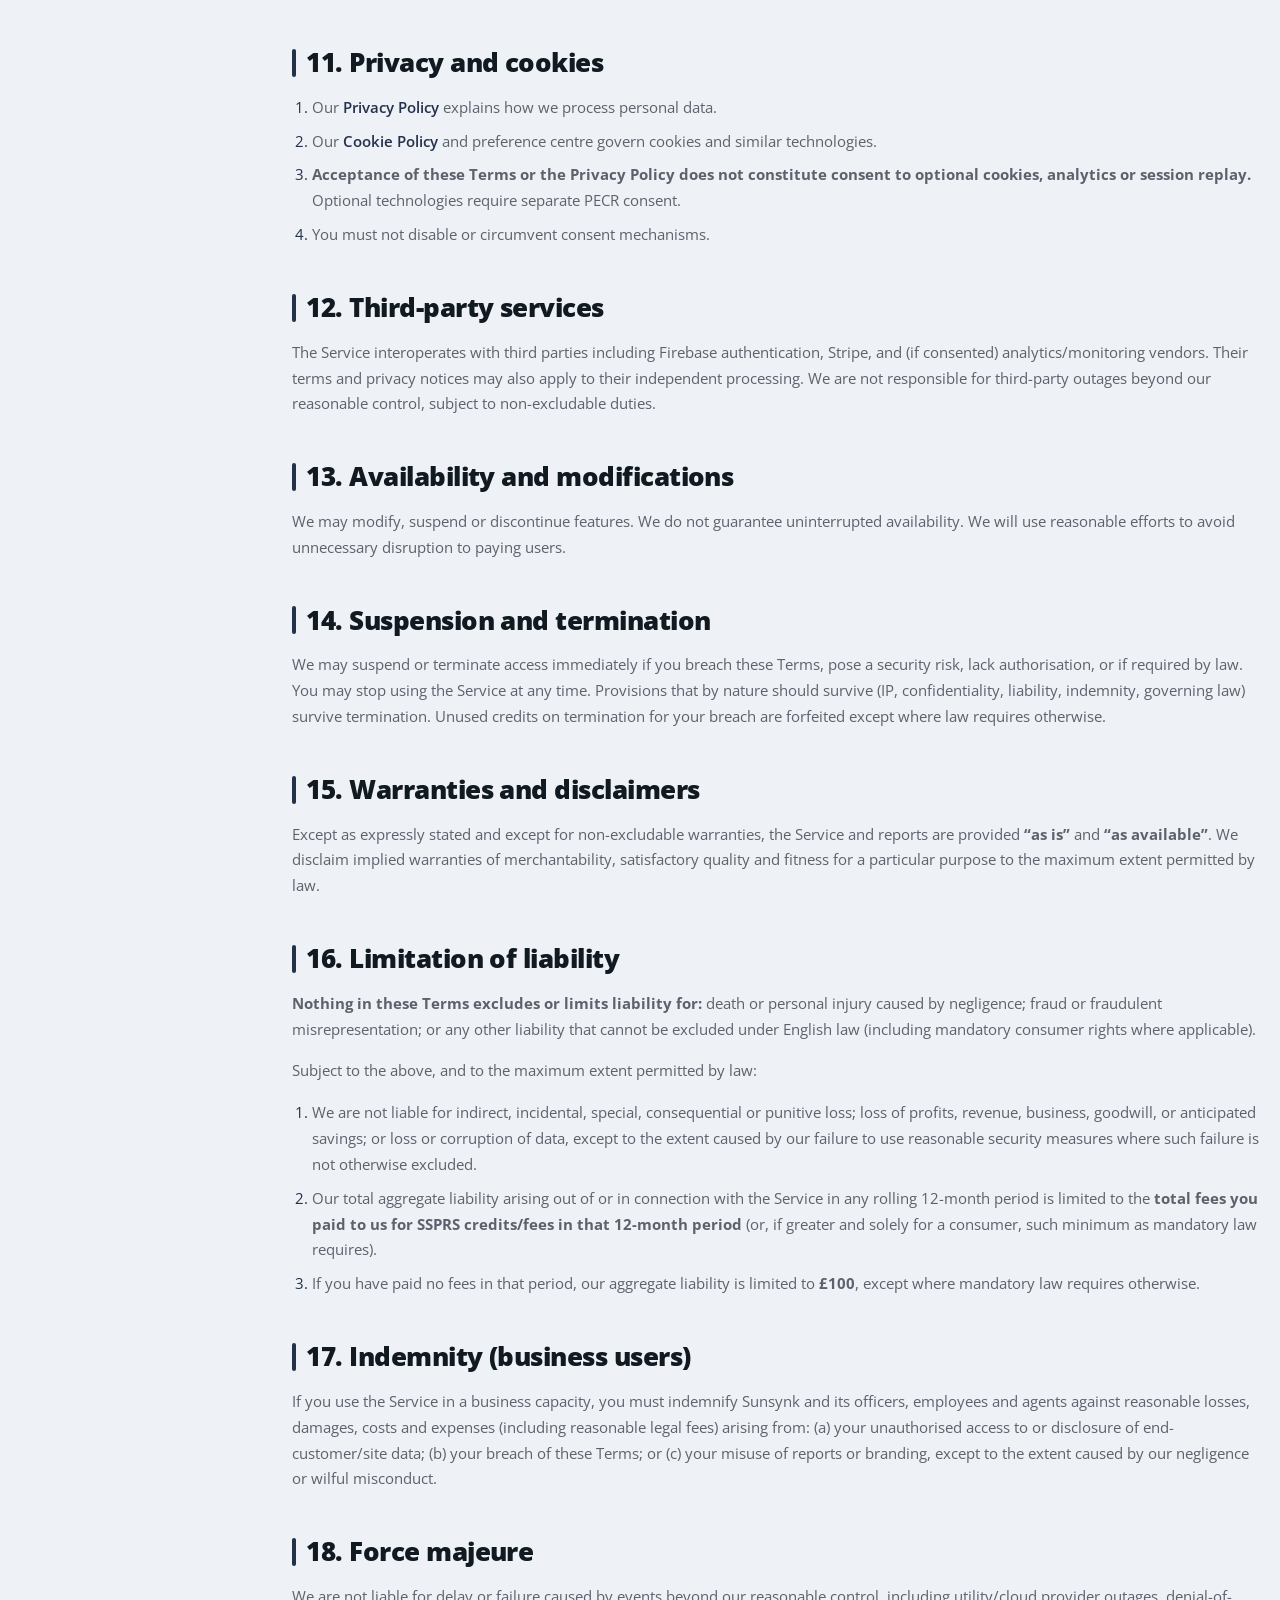
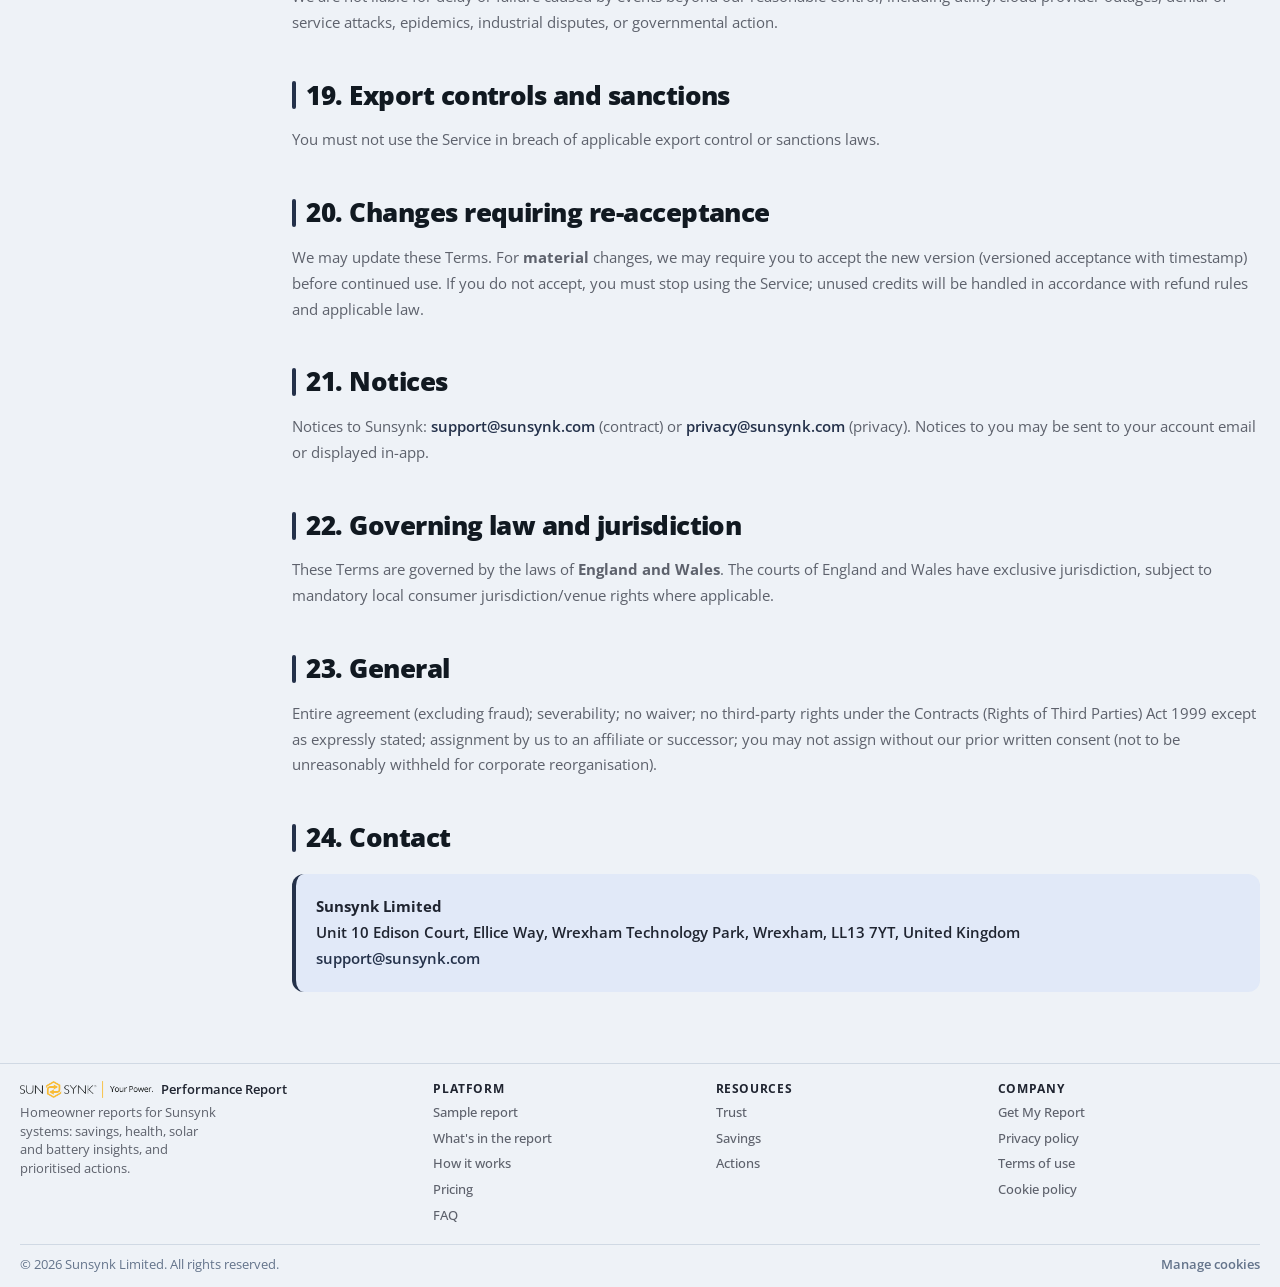
<file: terms-of-use.html>
<!DOCTYPE html>
<html lang="en">
<head>
  <meta charset="UTF-8" />
  <meta name="viewport" content="width=device-width, initial-scale=1.0, viewport-fit=cover" />
  <title>Redirecting to Terms of Use</title>
  <link rel="canonical" href="https://sunsynkreports.com/terms-of-use/" />
  <meta http-equiv="refresh" content="0; url=/terms-of-use/" />
  <meta name="robots" content="noindex, follow" />
  <script>
    window.location.replace('/terms-of-use/');
  </script>
</head>
<body>
  <p>Redirecting to <a href="/terms-of-use/">Terms of Use</a>...</p>
</body>
</html>
</file>
<file: assets/css/styles.css>
@import url('./tokens.css');

:root {
  /* Legacy aliases → SSPRS tokens */
  --white:var(--brand-white);
  --off-white:var(--brand-slate-50);
  --slate-50:var(--brand-slate-50);
  --slate-100:var(--brand-slate-100);
  --slate-200:var(--brand-slate-200);
  --slate-300:var(--brand-slate-300);
  --slate-400:#94a3b8;
  --slate-500:#64748b;
  --slate-600:color-mix(in srgb, var(--brand-ink) 70%, transparent);
  --slate-700:color-mix(in srgb, var(--brand-ink) 85%, transparent);
  --slate-800:var(--brand-ink);
  --slate-900:var(--brand-black-100);
  --blue:var(--brand-blue-300);
  --blue-light:var(--brand-blue-100);
  --blue-dark:var(--brand-blue-300);
  --gold:var(--brand-yellow-200);
  --gold-dark:var(--brand-yellow-300);
  --gold-light:var(--brand-yellow);
  --gold-soft:var(--brand-yellow-50);
  --green:var(--brand-green-300);
  --green-fill:var(--brand-green-300);
  --orange:#b45309;
  --orange-fill:#f97316;
  --red:var(--brand-red-300);
  --red-fill:var(--brand-red-300);
  --r-sm:8px;
  --r-md:12px;
  --r-lg:16px;
  --r-xl:20px;
  --r-2xl:24px;
  --r-f:999px;
  --sh-sm:none;
  --sh-md:none;
  --sh-lg:none;
  --sh-gold:none;
  --font:"Open Sans",Arial,Helvetica,sans-serif;
  /* Type scale */
  --fs-display:clamp(1.9rem,4.2vw,3.25rem);
  --fs-h2:clamp(1.55rem,2.8vw,2.1rem);
  --fs-h3:1.05rem;
  --fs-body:.95rem;
  --fs-meta:.82rem;
  --fs-eyebrow:.78rem;
  --tracking-display:-.035em;
  --ease:cubic-bezier(.22,.61,.36,1);
  --ease-out:cubic-bezier(.22,1,.36,1);
  --spring:cubic-bezier(.22,1,.36,1);
  --t1:180ms;--t2:320ms;--t3:520ms;--max-w:1400px;
  --nav-blur:20px;
  --nav-bg:rgba(255,255,255,.72);
  --space-1:.5rem;--space-2:.75rem;--space-3:1rem;--space-4:1.25rem;--space-5:1.5rem;--space-6:2rem;
  --grid-gap:1.25rem;--card-pad:1.5rem;--list-gap:.6rem;
  --section-y:clamp(3.5rem,6vw,5.5rem);--section-header-mb:clamp(2rem,4vw,3rem);
  --card-radius:var(--r-lg);
  --nav-h:68px;
  --anchor-gap:12px;
  --anchor-offset:calc(var(--nav-h) + var(--anchor-gap) + env(safe-area-inset-top, 0px));
  /* Fine chart grid for dark surfaces (report / data feel) */
  --surface-grid:url("data:image/svg+xml,%3Csvg xmlns='http://www.w3.org/2000/svg' width='56' height='56' viewBox='0 0 56 56'%3E%3Cpath d='M56 0H0V56' fill='none' stroke='%23ffffff' stroke-opacity='.055' stroke-width='1'/%3E%3Cpath d='M0 28h56M28 0v56' fill='none' stroke='%23ffffff' stroke-opacity='.03' stroke-width='1'/%3E%3C/svg%3E");
}
*,*::before,*::after{box-sizing:border-box}
html{scroll-behavior:smooth;font-size:16px;scroll-padding-top:var(--anchor-offset)}
body{margin:0;font-family:var(--font);color:var(--brand-ink);background:var(--brand-slate-50);line-height:var(--line-height-relaxed);-webkit-font-smoothing:antialiased;overflow-x:hidden;touch-action:manipulation;-webkit-tap-highlight-color:transparent;overflow-wrap:break-word;padding-left:env(safe-area-inset-left);padding-right:env(safe-area-inset-right)}
h1,h2,h3,h4,h5{margin:0;line-height:var(--line-height-tight);color:var(--brand-ink);font-family:var(--font)}
h1{font-weight:700;letter-spacing:var(--tracking-display)}
h2{font-size:var(--fs-h2);font-weight:700;letter-spacing:-.028em}
h3{font-size:var(--fs-h3);font-weight:700;letter-spacing:-.015em}
h4{font-weight:600}
p{margin:0;color:var(--slate-600)}
a{color:inherit;text-decoration:none}
ul{margin:0;padding:0;list-style:none}
img{max-width:100%;height:auto;display:block}
figure{margin:0}
button{cursor:pointer;font-family:var(--font)}
a:focus-visible,button:focus-visible,summary:focus-visible,select:focus-visible,input:focus-visible,[href]:focus-visible{outline:none;box-shadow:0 0 0 var(--focus-ring-offset) var(--brand-white),0 0 0 calc(var(--focus-ring-offset) + var(--focus-ring-width)) var(--focus-ring-color);border-radius:var(--r-md)}

.sr-only{position:absolute!important;width:1px;height:1px;padding:0;margin:-1px;overflow:hidden;clip:rect(0,0,0,0);white-space:nowrap;border:0}
.skip-link{position:absolute;left:-9999px;top:0;z-index:10000;background:var(--brand-blue-300);color:var(--white);padding:.7rem 1rem;border-radius:0 0 var(--r-sm) var(--r-sm);font-weight:700}
.skip-link:focus{left:1rem;top:0.5rem}

.cookie-banner{position:fixed;left:max(1rem,env(safe-area-inset-left));right:max(1rem,env(safe-area-inset-right));bottom:max(1rem,env(safe-area-inset-bottom));z-index:10001;background:rgba(13,28,46,.96);color:var(--white);border:1px solid rgba(255,255,255,.14);border-radius:var(--r-lg);box-shadow:0 16px 48px rgba(0,0,0,.35);padding:1rem 1rem .9rem;max-width:980px;margin:0 auto}
.cookie-banner[hidden]{display:none!important}
.cookie-banner__inner{display:flex;align-items:flex-start;justify-content:space-between;gap:1rem;flex-wrap:wrap}
.cookie-banner__text{flex:1 1 360px;font-size:var(--fs-body);line-height:1.5;color:rgba(255,255,255,.95)}
.cookie-banner__text a{color:var(--gold-light);text-decoration:underline;text-underline-offset:2px}
.cookie-banner__actions{display:flex;gap:.6rem;flex-wrap:wrap}
.cookie-btn{border:1.5px solid rgba(255,255,255,.45);background:transparent;color:var(--white);font-weight:700;font-size:var(--fs-meta);border-radius:999px;padding:.55rem 1rem;cursor:pointer;min-height:44px;transition:background var(--t2) var(--ease),transform var(--t2) var(--ease-out),filter var(--t2) var(--ease)}
@media(hover:hover) and (pointer:fine){
  .cookie-btn:hover{background:rgba(255,255,255,.08);transform:scale(1.035)}
}
.cookie-btn:active{transform:scale(.98);background:rgba(255,255,255,.12)}
.cookie-btn.primary{background:var(--gold);color:#1a1000;border:none}
.cookie-btn.primary:active{filter:brightness(.96);transform:scale(.98)}

.cookie-modal-open{overflow:hidden}
.cookie-modal{position:fixed;inset:0;z-index:10002;display:grid;place-items:center;padding:1rem;opacity:0;visibility:hidden;pointer-events:none;transition:opacity .28s var(--ease),visibility .28s}
.cookie-modal.is-open{opacity:1;visibility:visible;pointer-events:auto}
.cookie-modal[hidden]{display:none!important}
.cookie-modal__backdrop{position:absolute;inset:0;background:rgba(13,28,46,.48);backdrop-filter:blur(8px) saturate(140%);-webkit-backdrop-filter:blur(8px) saturate(140%)}
.cookie-modal__panel{position:relative;background:rgba(255,255,255,.92);backdrop-filter:blur(24px) saturate(160%);-webkit-backdrop-filter:blur(24px) saturate(160%);width:min(640px,100%);border-radius:var(--r-xl);box-shadow:0 26px 70px rgba(13,28,46,.28);padding:1.4rem 1.2rem 1.1rem;border:1px solid rgba(255,255,255,.55);transform:scale(.96) translateY(12px);opacity:0;transition:transform .36s cubic-bezier(.22,1,.36,1),opacity .28s var(--ease)}
.cookie-modal.is-open .cookie-modal__panel{transform:scale(1) translateY(0);opacity:1}
.cookie-modal__close{position:absolute;top:.7rem;right:.7rem;width:44px;height:44px;border-radius:50%;border:1.5px solid var(--slate-300);background:var(--white);color:var(--slate-700);font-size:1.2rem;line-height:1}
.cookie-modal__title{font-size:1.25rem;font-weight:800;color:var(--slate-900);margin-bottom:.45rem}
.cookie-modal__intro{font-size:var(--fs-body);color:var(--slate-600);line-height:1.6;margin-bottom:1rem}
.cookie-pref-list{display:grid;gap:var(--space-2)}
.cookie-pref-item{display:flex;align-items:flex-start;justify-content:space-between;gap:.9rem;padding:var(--space-3);border:1px solid var(--slate-200);border-radius:var(--r-md);background:var(--slate-50)}
.cookie-pref-item h3{font-size:var(--fs-body);color:var(--slate-900);margin-bottom:.2rem}
.cookie-pref-item p{font-size:var(--fs-meta);color:var(--slate-600);line-height:1.5}
.cookie-switch{position:relative;display:inline-block;width:48px;height:28px;flex:0 0 auto}
.cookie-switch input{opacity:0;width:0;height:0}
.cookie-switch span{position:absolute;inset:0;background:var(--slate-500);border:1.5px solid var(--slate-600);border-radius:999px;transition:background var(--t1) ease,border-color var(--t1) ease}
.cookie-switch span::before{content:'';position:absolute;width:20px;height:20px;left:3px;top:2px;background:var(--white);border-radius:50%;box-shadow:0 1px 4px rgba(0,0,0,.2);transition:transform var(--t1) ease}
.cookie-switch input:checked + span{background:var(--brand-blue-300);border-color:var(--brand-blue-100)}
.cookie-switch input:checked + span::before{transform:translateX(20px)}
.cookie-switch input:disabled + span{background:var(--slate-400);border-color:var(--slate-500)}
.cookie-switch input:focus-visible + span{outline:3px solid var(--blue);outline-offset:2px}
.cookie-modal__actions{display:flex;justify-content:flex-end;gap:.55rem;flex-wrap:wrap;margin-top:1rem}
.cookie-modal__actions .cookie-btn{color:var(--slate-800);border-color:var(--slate-400)}
.cookie-modal__actions .cookie-btn:hover{background:var(--slate-100)}
.cookie-modal__actions .cookie-btn.primary{color:#1a1000;border:none;background:var(--gold)}

.cookie-manage-link{font-size:var(--fs-meta);font-weight:600;color:var(--blue);background:none;border:none;padding:.35rem .15rem;min-height:44px;text-align:left;cursor:pointer;transition:color var(--t1) ease,transform var(--t1) var(--ease),opacity var(--t1) ease}
.cookie-manage-link:hover{color:var(--blue-dark);transform:translateY(-1px);opacity:.92}

.legal-footer-base .cookie-manage-link,
.kb-footer-base .cookie-manage-link,
.footer-base .cookie-manage-link {
  color: var(--slate-500);
}

.legal-footer-base .cookie-manage-link:hover,
.kb-footer-base .cookie-manage-link:hover,
.footer-base .cookie-manage-link:hover {
  color: var(--blue-dark);
}

@media(max-width:640px){
  .cookie-banner{left:max(.75rem,env(safe-area-inset-left));right:max(.75rem,env(safe-area-inset-right));bottom:max(.75rem,env(safe-area-inset-bottom));padding:.9rem .9rem .85rem}
  .cookie-banner__actions{width:100%}
  .cookie-btn{flex:1 1 calc(50% - .3rem);text-align:center}
  .cookie-modal{padding:.75rem}
  .cookie-modal__panel{padding:1.2rem .85rem .9rem}
  .cookie-pref-item{padding:.75rem}
  .cookie-modal__actions{justify-content:stretch}
  .cookie-modal__actions .cookie-btn{flex:1 1 100%;text-align:center}
}

/* LAYOUT */
.container{width:min(var(--max-w),100% - 2.5rem);margin-inline:auto}
.section{padding:var(--section-y) 0;background:var(--brand-slate-50)}
.section-dark{background:var(--brand-slate-100)}
.section-cta{background:var(--brand-slate-50);position:relative;overflow:hidden}
.section-cta::before{content:none}
.section-cta-dark{background:var(--brand-blue-300);background-image:var(--surface-grid);background-size:56px 56px}
.section-cta-dark .eyebrow-light{color:var(--brand-yellow-200)}
.section-cta-dark .eyebrow-light::after{background:rgba(255,255,255,.25)}
.section-cta-dark .h-light,.section-cta-dark .cta-body h2{color:var(--white)}
.section-cta-dark .cta-sub,.section-cta-dark .s-muted{color:rgba(255,255,255,.72)}
.section-header[id],.cta-body[id],#hero,#what-this-is,#sample,#sample-report,#insights,#metrics,#features{scroll-margin-top:var(--anchor-offset)}
.section-header{max-width:680px;margin-bottom:var(--section-header-mb);transform:none;will-change:auto}
.section-header.center{margin-inline:auto;text-align:center}
.section-slate{background:var(--brand-slate-50)}
.section-sub{margin-top:var(--space-2);font-size:var(--fs-body);line-height:1.6;text-wrap:pretty}
.s-muted{color:var(--slate-500)}

/* TYPOGRAPHY */
.eyebrow,.eyebrow-light{display:inline-block;font-size:var(--fs-eyebrow);font-weight:600;letter-spacing:.1em;text-transform:uppercase;color:var(--brand-blue-300);margin-bottom:.9rem;position:relative}
.eyebrow::after,.eyebrow-light::after{content:'';position:absolute;left:0;bottom:-.28rem;width:100%;height:1.5px;border-radius:1px;background:var(--brand-slate-200);transform:scaleX(0);transform-origin:left;transition:transform .55s var(--ease)}
.reveal.visible .eyebrow::after,.reveal.visible .eyebrow-light::after{transform:scaleX(1)}
.h-light{color:var(--slate-900)}

/* BUTTONS */
.btn{display:inline-flex;align-items:center;justify-content:center;gap:.45rem;font-family:var(--font);font-weight:600;font-size:var(--fs-body);border-radius:var(--r-md);padding:.85rem 1.6rem;border:none;cursor:pointer;position:relative;overflow:hidden;isolation:isolate;transition:transform 100ms ease-out,background var(--t1) ease,border-color var(--t1) ease,filter var(--t1) ease;white-space:nowrap;text-decoration:none;-webkit-tap-highlight-color:transparent;touch-action:manipulation}
.btn:active,.btn.is-pressed{transform:scale(.97);filter:brightness(.98)}
.btn-primary{background:var(--brand-blue-300);color:var(--white)}
.btn-primary:hover{background:var(--brand-blue-100)}
.btn-primary:disabled,.btn-primary[disabled]{cursor:not-allowed;opacity:.6}
.btn-gold{background:var(--brand-yellow-200);color:var(--brand-ink)}
.btn-gold::after{content:none}
.btn-gold-outline{display:inline-flex;align-items:center;justify-content:center;font-weight:700;font-size:var(--fs-body);color:var(--gold-dark);gap:.4rem;background:transparent;border:1.5px solid var(--gold-dark);border-radius:var(--r-f);padding:.55rem 1.1rem;min-height:44px;transition:transform var(--t2) var(--ease-out),background var(--t2) var(--ease),color var(--t2) var(--ease),border-color var(--t2) var(--ease),box-shadow var(--t2) var(--ease);text-decoration:none;-webkit-tap-highlight-color:transparent}
.btn-gold-outline:active{background:rgba(255,184,0,.1);transform:scale(.98)}
.btn-outline{background:transparent;color:var(--blue);border:1.5px solid var(--blue);transition:transform var(--t2) var(--ease-out),background var(--t2) var(--ease),color var(--t2) var(--ease),border-color var(--t2) var(--ease),box-shadow var(--t2) var(--ease)}
.btn-outline:active{background:rgba(30,94,255,.12);transform:scale(.98)}
.btn-outline-dark{background:var(--white);color:var(--brand-ink);border:1px solid var(--brand-slate-200);transition:transform var(--t2) var(--ease-out),background var(--t2) var(--ease),border-color var(--t2) var(--ease),box-shadow var(--t2) var(--ease)}
.btn-outline-dark:active{background:var(--brand-slate-50);border-color:var(--brand-slate-300);transform:scale(.98)}
.btn-soft{background:var(--white);color:var(--brand-ink);border:1px solid var(--brand-slate-200)}
.btn-soft:active{background:var(--brand-slate-50);transform:scale(.98)}
.btn-ghost{background:transparent;color:rgba(255,255,255,.95);border:1.5px solid rgba(255,255,255,.45)}
.btn-ghost:hover{background:rgba(255,255,255,.08);border-color:rgba(255,255,255,.7)}
.btn-ghost:active{background:rgba(255,255,255,.12);transform:scale(.98)}
.btn-sm{font-size:var(--fs-meta);padding:.65rem 1.2rem;min-height:2.75rem}
.w-full{width:100%;justify-content:center}
@media(hover:hover) and (pointer:fine){
  .btn:hover,.btn-gold-outline:hover{transform:scale(1.035);filter:brightness(1.02)}
  .btn:hover:active,.btn.is-pressed:hover,.btn-gold-outline:hover:active{transform:scale(.98);filter:brightness(.98)}
  .btn-primary:hover{background:var(--brand-blue-100)}
  .btn-gold:hover{filter:brightness(1.03)}
  .btn-gold-outline:hover{background:var(--gold-soft)}
  .btn-outline:hover{background:color-mix(in srgb, var(--brand-blue-300) 6%, transparent)}
  .btn-outline-dark:hover{border-color:var(--brand-slate-300);background:var(--brand-slate-50)}
  .btn-soft:hover{background:var(--brand-slate-50);border-color:var(--brand-slate-300)}
  .btn-ghost:hover{filter:brightness(1.02)}
}

/* BADGES */
.badge{display:inline-block;padding:.28rem .72rem;border-radius:var(--r-f);font-size:var(--fs-eyebrow);font-weight:700;letter-spacing:.04em;text-transform:uppercase}
.badge-warn{background:#fff1e0;color:#9a3412;border:1px solid #f0c7a0}

/* NAV */
.nav{position:sticky;top:0;z-index:200;background:var(--nav-bg);backdrop-filter:blur(var(--nav-blur)) saturate(180%);-webkit-backdrop-filter:blur(var(--nav-blur)) saturate(180%);border-bottom:none;box-shadow:none;isolation:isolate}
.nav::after{content:'';position:absolute;left:0;right:0;bottom:0;height:1px;background:var(--brand-slate-200);opacity:.9;pointer-events:none}
.nav.scrolled{background:rgba(255,255,255,.82);box-shadow:0 10px 30px rgba(15,28,46,.06)}
.nav-inner{height:68px;display:flex;align-items:center;gap:1.25rem;position:relative;z-index:1}
.nav-brand{display:inline-flex;align-items:center;gap:.65rem;color:var(--brand-ink);font-weight:600;font-size:var(--fs-body);transition:opacity var(--t1) ease;text-decoration:none;flex:0 0 auto}
.nav-brand:hover{opacity:.85}
.nav-brand:active{opacity:.75}
.nav-logo{height:1.3rem;width:auto}
.nav-end{display:flex;align-items:center;justify-content:flex-end;gap:1.25rem;margin-left:auto;min-width:0}
.nav-menu{display:flex;align-items:center;gap:1.15rem}
.nav-menu a{color:var(--slate-600);font-size:var(--fs-body);font-weight:600;line-height:1;position:relative;transition:color var(--t1) ease,transform var(--t1) var(--ease),opacity var(--t1) ease;text-decoration:none;padding:.35rem 0}
.nav-menu a:hover,.nav-menu a.active{color:var(--brand-blue-300)}
@media(hover:hover) and (pointer:fine){
  .nav-menu a:hover{transform:translateY(-1px);opacity:.92}
}
.nav-menu a.active{font-weight:700}
.nav-menu a:active{transform:translateY(1px)}
.nav-toggle{display:none;flex-direction:column;gap:4px;border:1px solid var(--slate-200);background:var(--white);border-radius:var(--r-sm);width:44px;height:44px;align-items:center;justify-content:center;padding:0;transition:border-color var(--t1) ease,background var(--t1) ease,transform var(--t1) var(--ease),box-shadow var(--t1) ease;-webkit-tap-highlight-color:transparent}
.nav-toggle:active{background:var(--slate-50);transform:scale(.94)}
.nav-toggle:focus-visible{outline:3px solid var(--blue);outline-offset:2px}
.nav-toggle span{display:block;width:18px;height:2px;background:var(--slate-800);border-radius:1px;transition:transform var(--t1) var(--ease),opacity var(--t1) ease,background var(--t1) ease;transform-origin:center}
.nav-toggle[aria-expanded="true"]{border-color:rgba(30,94,255,.35);background:rgba(30,94,255,.06)}
.nav-toggle[aria-expanded="true"] span{background:var(--blue)}
.nav-toggle[aria-expanded="true"] span:nth-child(1){transform:translateY(6px) rotate(45deg)}
.nav-toggle[aria-expanded="true"] span:nth-child(2){opacity:0;transform:scaleX(0)}
.nav-toggle[aria-expanded="true"] span:nth-child(3){transform:translateY(-6px) rotate(-45deg)}
.nav-cta{font-size:var(--fs-meta);padding:.62rem 1.15rem;flex:0 0 auto}
.nav-menu-cta{display:none;width:100%;margin-top:.55rem;justify-content:center}
body.nav-open{overflow:hidden}

/* HERO */
.hero{min-height:auto;background:var(--brand-slate-50);position:relative;overflow:clip;display:flex;flex-direction:column;align-items:stretch;padding:clamp(3.5rem,7vw,5rem) 0 clamp(3rem,7vw,5rem)}
.hero-layout{position:relative;z-index:1;display:flex;flex-direction:column;align-items:center;text-align:center;gap:0;width:100%}
.hero-pin{position:sticky;top:calc(var(--anchor-offset,4.5rem) + .75rem);z-index:1;width:100%;display:flex;justify-content:center;margin-bottom:clamp(1.25rem,3vw,2rem)}
.hero-centered .hero-text{display:flex;flex-direction:column;align-items:center;width:100%;max-width:56rem;gap:0;transform-origin:center top;will-change:opacity,transform}
.hero-brand{font-size:clamp(.9rem,1.4vw,1.05rem);letter-spacing:.08em;text-transform:uppercase;font-weight:700;color:var(--brand-blue-300);margin:0 0 1.1rem}
.hero-text h1{color:var(--brand-ink);font-size:clamp(1.85rem,3.6vw,2.85rem);margin:0 0 1rem;line-height:1.12;max-width:min(100%,22rem);letter-spacing:var(--tracking-display);text-wrap:pretty;font-weight:700}
.hero-br{display:none}
@media(min-width:900px){
  .hero-centered .hero-text{max-width:min(100%,68rem)}
  .hero-text h1{max-width:none;text-wrap:unset}
  .hero-br{display:inline}
}
.hero-sub{color:color-mix(in srgb, var(--brand-ink) 70%, transparent);font-size:var(--fs-body);max-width:36rem;line-height:var(--line-height-relaxed);margin:0 auto;text-wrap:pretty}
.hero-actions{display:flex;flex-wrap:wrap;justify-content:center;align-items:center;gap:.75rem;margin-top:1.6rem}
.btn-soft{background:var(--white);color:var(--brand-ink);border:1px solid var(--brand-slate-200)}
.btn-soft:active{background:var(--brand-slate-50);transform:scale(.97)}
.hero-actions .btn{border-radius:var(--r-md);padding:.8rem 1.55rem;min-height:2.75rem;min-width:10.5rem}
.hero-stage{position:relative;z-index:2;width:min(920px,100%);margin:0 auto;padding:0;will-change:transform}
.hero-preview,.hero-stage{opacity:1}
.hero-product{
  position:relative;
  z-index:1;
  margin:0;
  width:100%;
  border-radius:var(--r-xl);
  background:var(--white);
  border:1px solid var(--brand-slate-200);
  overflow:hidden;
  box-shadow:0 16px 40px color-mix(in srgb, var(--brand-ink) 10%, transparent);
}
.hero-product-chrome{display:flex;align-items:center;gap:.4rem;padding:.55rem .9rem;background:var(--brand-slate-50);border-bottom:1px solid var(--brand-slate-200);position:relative;z-index:1}
.hero-product-dot{width:8px;height:8px;border-radius:50%;background:var(--brand-slate-300);flex:0 0 auto}
.hero-product-url{margin-left:.55rem;font-size:var(--fs-eyebrow);font-weight:600;color:color-mix(in srgb, var(--brand-ink) 55%, transparent);letter-spacing:.02em}
.hero-product img{display:block;width:100%;height:auto;position:relative;z-index:1}

/* SCORE CARD */
.score-card{background:var(--white);border:1px solid var(--slate-200);border-radius:var(--card-radius);backdrop-filter:none;padding:var(--card-pad)}
.score-label{color:var(--slate-700);font-size:var(--fs-meta);font-weight:700}
.ring-wrap{display:flex;justify-content:center;margin:.25rem 0 1.25rem}
.ring{width:170px;height:170px;transform:rotate(-90deg);overflow:visible}
.ring-track{fill:none;stroke:var(--slate-150,rgba(209,224,246,.5));stroke-width:11}
.ring-progress{fill:none;stroke:url(#ringGrad);stroke-width:11;stroke-linecap:round;transition:stroke-dashoffset 1.8s var(--ease-out)}
.ring-num{fill:var(--slate-900);font-family:var(--font);font-size:34px;font-weight:800;transform:rotate(90deg);transform-origin:90px 90px}
.ring-denom{fill:var(--slate-500);font-family:var(--font);font-size:14px;font-weight:600;transform:rotate(90deg);transform-origin:90px 90px}
.score-list{display:grid;gap:.6rem}
.score-row{display:grid;grid-template-columns:1fr auto auto;align-items:center;gap:.65rem}
.score-name{font-size:.76rem;color:var(--slate-600);font-weight:600;min-width:0;overflow:hidden;text-overflow:ellipsis;white-space:nowrap}
.score-bar{width:88px;max-width:100%;height:5px;background:var(--slate-100);border-radius:3px;overflow:hidden}
.score-fill{height:100%;background:var(--c,var(--gold));border-radius:inherit;width:0;transition:width 1.6s var(--ease-out)}
.score-val{font-size:.76rem;font-weight:800;min-width:26px;text-align:right;color:var(--c,var(--slate-800))}
.score-row{position:relative;transition:transform var(--t1) ease,background var(--t1) ease;border-radius:6px;padding:.15rem .2rem;margin-inline:-.2rem;-webkit-tap-highlight-color:transparent}
.score-row:active{background:rgba(30,94,255,.05);transform:scale(.99)}
@media(hover:hover) and (pointer:fine){
  .score-row:hover{background:rgba(30,94,255,.04)}
  .score-row:hover .score-fill{filter:saturate(1.15) brightness(1.05)}
}
.ring-wrap.interactive{cursor:pointer;transition:transform var(--t1) ease}
.ring-wrap.interactive:active{transform:scale(.98)}
.ring-wrap.interactive.is-tapped .ring-progress{filter:drop-shadow(0 0 12px rgba(30,94,255,.45))}
.ring-wrap.interactive .ring-progress{filter:drop-shadow(0 0 8px rgba(30,94,255,.35));transition:filter var(--t2) var(--ease),stroke-dashoffset 1.8s var(--ease-out)}
.score-more{margin:.85rem 0 0;font-size:.72rem;font-weight:600;color:var(--slate-500);text-align:center;line-height:1.4}

/* VALUE STRIP */
.strip{background:var(--slate-50);padding:var(--section-y) 0;border-top:1px solid var(--slate-100);border-bottom:1px solid var(--slate-100)}
.strip-intro{text-align:center;max-width:36rem;margin:0 auto var(--space-5)}
.strip-heading{font-size:var(--fs-h2);color:var(--slate-900);margin:0;letter-spacing:-.02em}
.strip-grid{display:grid;grid-template-columns:repeat(5,1fr);gap:var(--grid-gap)}
.strip-grid-3{grid-template-columns:repeat(3,1fr);max-width:none;margin-inline:0;gap:var(--grid-gap)}
.strip-card{text-align:center;padding:var(--space-2) var(--space-1);border-radius:var(--card-radius);transition:background var(--t1) ease,transform var(--t1) ease;-webkit-tap-highlight-color:transparent}
.strip-icon{width:52px;height:52px;border-radius:var(--r-lg);display:flex;align-items:center;justify-content:center;margin:0 auto var(--space-3);transition:transform var(--t2) var(--ease),box-shadow var(--t2) ease,background var(--t2) ease}
.strip-icon svg{width:24px;height:24px;transition:transform var(--t2) var(--ease)}
.strip-card h3{font-size:var(--fs-h3);color:var(--slate-900);margin-bottom:.4rem;font-weight:700;line-height:1.2}
.strip-card p{font-size:var(--fs-meta);color:var(--slate-600);margin:0;line-height:1.4}
.strip-card:active{background:rgba(30,94,255,.04);transform:scale(.985)}
@media(hover:hover) and (pointer:fine){
  .strip-card:hover{background:rgba(255,255,255,.7)}
  .strip-card:hover .strip-icon{transform:translateY(-4px);box-shadow:var(--sh-sm)}
  .strip-card:hover .strip-icon svg{transform:scale(1.06)}
}
.signal-marquee{margin-top:2rem;overflow:hidden;background:transparent;border:none;border-radius:0;box-shadow:none}
.signal-marquee::before,.signal-marquee::after{content:none}
.signal-track{display:flex;align-items:center;gap:.75rem;min-width:max-content;padding:.2rem 0;animation:marqueeSlide 55s linear infinite;mask-image:none;-webkit-mask-image:none}
.signal-marquee:hover .signal-track{animation-play-state:paused}
.signal-track span{font-size:var(--fs-eyebrow);color:var(--slate-600);font-weight:700;letter-spacing:.04em;text-transform:uppercase;white-space:nowrap}
.signal-track i{display:inline-block;width:6px;height:6px;border-radius:50%;background:var(--blue);flex:0 0 auto}

/* ENERGY FLOW */
.flow-diagram{display:flex;align-items:center;justify-content:center;gap:.5rem;flex-wrap:wrap;padding:2rem 0}
.flow-node{text-align:center;padding:1rem 1.1rem;border-radius:var(--r-xl);border:1px solid var(--slate-200);background:var(--white);min-width:120px;transition:border-color var(--t2) ease,background var(--t2) ease,transform var(--t2) ease,box-shadow var(--t2) ease;-webkit-tap-highlight-color:transparent}
.flow-node:active{transform:scale(.98);border-color:var(--blue)}
@media(hover:hover) and (pointer:fine){
  .flow-node:hover{border-color:var(--blue);background:var(--slate-50);transform:translateY(-2px);box-shadow:var(--sh-md)}
}
.flow-node:nth-child(1){animation:softLift 14s ease-in-out infinite}
.flow-node:nth-child(3){animation:softLift 16s ease-in-out infinite .35s}
.flow-outputs-group .flow-node:nth-child(1){animation:softLift 13s ease-in-out infinite .7s}
.flow-outputs-group .flow-node:nth-child(2){animation:softLift 15s ease-in-out infinite .2s}
.flow-outputs-group .flow-node:nth-child(3){animation:softLift 14.5s ease-in-out infinite .55s}
.flow-icon-wrap{width:44px;height:44px;border-radius:var(--r-md);display:grid;place-items:center;margin:0 auto .6rem}
.flow-icon-wrap svg{width:20px;height:20px}
.c-gold{background:rgba(232,168,0,.14);color:var(--gold-dark)}
.c-blue{background:rgba(30,94,255,.12);color:var(--blue)}
.score-val-ok{color:var(--green)!important}
.score-val-warn{color:var(--orange)!important}
.score-val-bad{color:var(--red)!important}
.c-green{background:rgba(15,122,76,.12);color:var(--green)}
.c-muted{background:var(--slate-100);color:var(--slate-600)}
.flow-node strong{display:block;color:var(--slate-900);font-size:var(--fs-meta);font-weight:700}
.flow-node span{display:block;color:var(--slate-500);font-size:var(--fs-eyebrow);margin-top:.2rem}
.flow-connector{flex:1;min-width:32px;max-width:68px;height:2px;position:relative;display:flex;align-items:center}
.flow-pulse{position:absolute;inset:0;background:repeating-linear-gradient(90deg,var(--blue) 0,var(--blue) 7px,transparent 7px,transparent 14px);background-size:22px 2px;animation:flowAnim 1.9s linear infinite;animation-delay:var(--pd,0s);opacity:.52}
.flow-outputs-group{display:flex;gap:.6rem;flex-wrap:wrap;justify-content:center}
.flow-cta{text-align:center;margin-top:2.5rem;display:flex;flex-direction:column;align-items:center;gap:1rem}
.flow-cta p{color:var(--slate-600);max-width:48ch;font-size:var(--fs-body)}

/* FEATURES */
.features-grid{display:grid;grid-template-columns:repeat(3,1fr);gap:var(--grid-gap)}
.feat-card{background:var(--white);border:1px solid var(--slate-200);border-radius:var(--card-radius);box-shadow:var(--sh-sm);overflow:hidden;transition:transform var(--t2) var(--ease),box-shadow var(--t2) ease,border-color var(--t2) ease;-webkit-tap-highlight-color:transparent}
.feat-card:active{transform:scale(.99)}
@media(hover:hover) and (pointer:fine){
  .feat-card:hover{transform:translateY(-5px);box-shadow:var(--sh-lg),0 0 0 1px rgba(30,94,255,.2);border-color:rgba(30,94,255,.3)}
}
.feat-visual{background:var(--slate-50);border-bottom:1px solid var(--slate-100);height:118px;display:flex;align-items:center;justify-content:center;gap:.75rem;padding:var(--space-3);position:relative;overflow:hidden}
.feat-body{padding:var(--card-pad)}
.feat-body h3{font-size:var(--fs-h3);margin-bottom:.4rem;color:var(--slate-900)}
.feat-body p{font-size:var(--fs-meta);color:var(--slate-500)}
.feat-label{font-size:var(--fs-h3);font-weight:800;color:var(--slate-700)}

/* Mini ring */
.mini-ring-wrap{width:68px;height:68px}
.mini-ring-svg{width:68px;height:68px;transform:rotate(-90deg)}
.mrt{fill:none;stroke:var(--slate-200);stroke-width:8}
.mrf{fill:none;stroke-width:8;stroke-linecap:round;stroke:url(#miniGrad)}
.mrt-text{fill:var(--slate-800);font-family:var(--font);font-size:12px;font-weight:800;transform:rotate(90deg);transform-origin:40px 40px}

/* Battery mini */
.batt-wrap{display:flex;align-items:center}
.batt-outer{width:70px;height:22px;border:2px solid var(--slate-300);border-radius:4px;overflow:hidden;padding:2px}
.batt-inner{height:100%;background:var(--green-fill);border-radius:2px}
.batt-cap{width:5px;height:10px;background:var(--slate-300);border-radius:0 2px 2px 0}

/* Timeline mini */
.tl-wrap{width:100%;padding:0 .5rem}
.tl-bar{height:13px;border-radius:4px;overflow:hidden;display:flex}
.tl-bar div{height:100%}
.tl-times{display:flex;justify-content:space-between;margin-top:.4rem;font-size:.65rem;color:var(--slate-500);font-weight:600}

/* Utilisation mini */
.util-wrap{text-align:center;width:100%;padding:0 .5rem}
.util-pct{font-size:1.45rem;font-weight:800;line-height:1;color:var(--orange)}
.util-sub{font-size:.68rem;color:var(--slate-500);font-weight:600;margin-bottom:.4rem}
.util-track{background:var(--slate-100);border-radius:3px;overflow:hidden}
.util-fill{height:7px;border-radius:3px}

/* Clipping mini */
.feat-clip .feat-visual{padding-bottom:.3rem}
.clip-chart{position:relative;width:100%;height:76px}
.clip-svg{width:100%;height:100%;display:block;overflow:visible}
.clip-bar{fill:url(#clipGrad);transition:transform var(--t1) ease,opacity var(--t1) ease,filter var(--t1) ease;transform-origin:50% 100%;cursor:pointer}
.clip-bar:hover,.clip-bar.is-active{transform:translateY(-2px) scaleY(1.04);opacity:1;filter:drop-shadow(0 4px 8px rgba(249,115,22,.35))}
.clip-threshold-line{stroke:var(--red);stroke-width:2;stroke-dasharray:6 6;opacity:.75}

/* PDF mini */
.pdf-preview{display:flex;align-items:center;justify-content:center}
.pdf-pg{background:var(--white);border:1px solid var(--slate-300);border-radius:4px;padding:.7rem;width:68px;box-shadow:var(--sh-sm)}
.pdf-top-bar{height:5px;background:var(--gold);border-radius:2px;margin-bottom:.45rem}
.pdf-l{height:3px;background:var(--slate-200);border-radius:2px;margin-bottom:.28rem}
.pdf-l.short{width:60%}
.pdf-l.long{width:100%}
.pdf-block{height:20px;background:var(--slate-50);border:1px solid var(--slate-100);border-radius:3px;margin-bottom:.28rem}

/* BENCHMARK */
.bench-layout{display:grid;grid-template-columns:1fr 1fr;gap:3.5rem;align-items:start}
.bench-stats{display:grid;gap:1rem;margin-top:1.75rem}
.bench-stats li{display:flex;gap:1rem;padding:1rem;background:var(--white);border:1px solid var(--slate-200);border-radius:var(--r-lg)}
.bs-num{font-size:1.3rem;font-weight:800;color:var(--blue);min-width:70px}
.bs-label{font-size:var(--fs-meta);color:var(--slate-600)}
.bench-chart-card{background:var(--white);border:1px solid var(--slate-200);border-radius:var(--card-radius);box-shadow:var(--sh-md);padding:var(--card-pad)}
.bcc-title{font-weight:700;font-size:var(--fs-h3);color:var(--slate-900)}
.bcc-sub{font-size:var(--fs-eyebrow);color:var(--slate-500);margin-top:.2rem}
.dist-chart{margin-top:1.25rem}
.dist-bars-row{display:flex;align-items:flex-end;gap:6px;height:120px;border-bottom:1px solid var(--slate-100);padding-bottom:2px}
.db{flex:1;display:flex;flex-direction:column;justify-content:flex-end;position:relative;cursor:pointer;transition:transform .35s var(--ease-out)}
.db span{font-size:.6rem;color:var(--slate-500);text-align:center;margin-top:4px;white-space:nowrap}
.db::before{content:'';display:block;border-radius:3px 3px 0 0;transform:scaleY(0);transform-origin:bottom;transition:transform .95s var(--ease-out);background:var(--slate-300);height:calc(var(--bh,0) * 1px)}
.db.anim::before{transform:scaleY(1)}
.db:hover::before,.db.is-active::before{filter:saturate(1.15) brightness(1.05);box-shadow:0 0 0 1px rgba(15,23,42,.08),0 8px 20px rgba(15,23,42,.12)}
.db.is-active{transform:translateY(-1px)}
.db.is-active::before{animation:dbSnap .24s cubic-bezier(.22,.9,.24,1) both}

@keyframes dbSnap{
  0%{transform:scaleY(1) translateY(0)}
  45%{transform:scaleY(1.06) translateY(-1px)}
  100%{transform:scaleY(1) translateY(0)}
}
.your-db::before{background:var(--gold);opacity:.9}
.median-db::before{background:var(--blue);opacity:.7}
.target-db::before{background:var(--green-fill);opacity:.8}
.dist-legend{display:flex;gap:1.2rem;margin-top:1rem;flex-wrap:wrap}
.dist-legend span{display:flex;align-items:center;gap:.4rem;font-size:var(--fs-eyebrow);font-weight:600;color:var(--slate-600)}
.leg-dot{display:inline-block;width:10px;height:10px;border-radius:50%}
.leg-line{display:inline-block;width:14px;height:2px;border-radius:1px}
.leg-dash{display:inline-block;width:14px;height:2px;background:repeating-linear-gradient(90deg,var(--green-fill) 0,var(--green-fill) 4px,transparent 4px,transparent 7px)}

/* Shared chart tooltip */
.chart-tooltip{position:fixed;z-index:1200;pointer-events:none;opacity:0;transform:translate(-50%,-10px) scale(.96);transition:opacity .22s var(--ease),transform .22s var(--ease-out);max-width:220px;padding:.55rem .65rem;border-radius:var(--r-md);background:rgba(15,23,42,.92);color:#fff;font-size:.74rem;line-height:1.35;font-weight:600;box-shadow:0 10px 28px rgba(15,23,42,.35);border:1px solid rgba(255,255,255,.15)}
.chart-tooltip.show{opacity:1;transform:translate(-50%,-14px) scale(1)}
.chart-tooltip strong{display:block;font-size:.72rem;font-weight:700;color:#e2e8f0;margin-bottom:.1rem}
.dist-live-legend,.clip-live-legend{margin-top:.65rem;font-size:.74rem;font-weight:600;color:var(--slate-600);padding:.45rem .6rem;border:1px solid var(--slate-200);border-radius:var(--r-md);background:var(--slate-50)}
.dist-bars-row.is-scrubbing{cursor:grabbing}
.clip-chart{position:relative;touch-action:none}
.clip-crosshair{position:absolute;top:0;bottom:0;width:1px;background:rgba(30,94,255,.45);transform:translateX(-50%);opacity:0;transition:opacity var(--t1) ease;pointer-events:none}
.clip-crosshair.show{opacity:1}
.clip-y-label{position:absolute;transform:translate(-50%,-100%);font-size:.68rem;font-weight:700;line-height:1;color:#fff;background:rgba(15,23,42,.86);padding:.24rem .36rem;border-radius:6px;border:1px solid rgba(255,255,255,.2);opacity:0;transition:opacity var(--t1) ease;pointer-events:none;white-space:nowrap}
.clip-y-label.show{opacity:1}

/* PRICING */
.pricing-header{display:flex;align-items:flex-end;justify-content:space-between;gap:var(--grid-gap);flex-wrap:wrap;margin-bottom:var(--section-header-mb)}
.pricing-header .section-header{max-width:640px;margin-bottom:0}
.currency-picker{display:flex;flex-direction:column;gap:.45rem;min-width:min(280px,100%);margin-bottom:.15rem}
.currency-picker-label,.currency-picker label{font-size:var(--fs-eyebrow);font-weight:700;letter-spacing:.06em;text-transform:uppercase;color:var(--slate-500);margin:0}
.currency-segments{display:grid;grid-template-columns:repeat(3,1fr);gap:.25rem;padding:.25rem;border-radius:999px;background:var(--brand-slate-100);border:1px solid var(--brand-slate-200)}
.currency-seg{appearance:none;border:0;background:transparent;color:var(--slate-600);font:inherit;font-weight:700;font-size:var(--fs-meta);padding:.6rem .5rem;border-radius:999px;cursor:pointer;min-height:40px;transition:background 100ms ease-out,color var(--t1) ease,transform 100ms ease-out,box-shadow var(--t1) ease}
.currency-seg.is-active{background:var(--white);color:var(--brand-blue-300);box-shadow:0 1px 3px rgba(15,28,46,.08)}
.currency-seg:active,.currency-seg.is-pressed{transform:scale(.97)}
.currency-seg:focus-visible{outline:none;box-shadow:0 0 0 var(--focus-ring-offset) var(--brand-white),0 0 0 calc(var(--focus-ring-offset) + var(--focus-ring-width)) var(--focus-ring-color)}
.pricing-grid{display:grid;grid-template-columns:repeat(3,1fr);gap:var(--grid-gap);align-items:stretch;padding-top:1.15rem}
.price-card{position:relative;border-radius:var(--r-lg);display:flex;transition:transform 100ms ease-out}
.pci{background:var(--white);border:1px solid var(--slate-200);border-radius:inherit;box-shadow:none;padding:var(--card-pad);width:100%;height:100%;display:flex;flex-direction:column;gap:.75rem;transition:border-color var(--t2) ease,transform var(--t2) var(--ease),box-shadow var(--t2) ease}
.price-card:active,.price-card.is-pressed{transform:scale(.985)}
.price-card:active .pci,.price-card.is-pressed .pci{transform:none}
@media(hover:hover) and (pointer:fine){
  .price-card:hover .pci{border-color:var(--brand-slate-300);transform:none;box-shadow:none}
}
.price-featured{z-index:1;transform:scale(1.03)}
.price-featured .pci{border-color:var(--brand-blue-300);box-shadow:0 16px 40px rgba(36,49,74,.12);padding:calc(var(--card-pad) + .15rem)}
@media(hover:hover) and (pointer:fine){
  .price-featured:hover .pci{border-color:var(--brand-blue-300);transform:none;box-shadow:0 18px 44px rgba(36,49,74,.14)}
}
.price-badge,.price-badge-alt{position:absolute;top:-12px;left:50%;transform:translateX(-50%);font-size:var(--fs-eyebrow);font-weight:700;letter-spacing:.02em;text-transform:none;padding:.28rem .85rem;border-radius:var(--r-f);white-space:nowrap;z-index:2;line-height:1.2}
.price-badge{background:var(--gold);color:#1a1000}
.price-badge-alt{background:var(--slate-800);color:var(--white)}
.pci h3{font-size:var(--fs-h3);color:var(--slate-900);min-height:1.3em}
.price-audience{font-size:var(--fs-eyebrow);font-weight:700;letter-spacing:.04em;text-transform:uppercase;color:var(--slate-500);margin:0}
.price-row{display:flex;align-items:flex-end;gap:.12rem;margin:0;min-height:2.8rem}
.pc{font-size:1.35rem;font-weight:700;color:var(--slate-700);line-height:1.35;padding-bottom:.15rem}
.pm{font-size:var(--fs-display);font-weight:800;color:var(--slate-900);line-height:1}
.pp{font-size:var(--fs-meta);color:var(--slate-500);min-height:1.2em}
.pcr{font-size:var(--fs-body);font-weight:700;color:var(--slate-900);min-height:1.35em}
.pul{flex:1;display:grid;gap:var(--list-gap);margin:0;align-content:start}
.pul li{font-size:var(--fs-meta);color:var(--slate-600);padding-left:1.25rem;position:relative;line-height:1.45}
.pul li::before{content:'✓';position:absolute;left:0;top:0;width:auto;height:auto;border-radius:0;background:none;color:var(--slate-800);font-weight:700;font-size:var(--fs-meta)}
.pci .btn{margin-top:auto}
@media(hover:hover) and (pointer:fine){
  .price-featured .pci .btn:hover{box-shadow:0 0 0 1px color-mix(in srgb, var(--brand-yellow-200) 35%, transparent),0 8px 22px color-mix(in srgb, var(--brand-blue-300) 18%, transparent)}
}
.pricing-note{display:flex;align-items:flex-start;justify-content:center;gap:.45rem;margin-top:var(--space-5);font-size:var(--fs-meta);font-weight:600;color:var(--slate-500);text-align:center;max-width:52rem;margin-inline:auto}
.pricing-note svg{flex:0 0 auto;margin-top:.15rem}
.pricing-note-text{flex:0 1 auto;text-align:center;line-height:1.55}

/* VALUE */
.value-panel{max-width:760px;margin-inline:auto;background:var(--white);border:1px solid var(--brand-slate-200);border-radius:var(--r-lg);padding:var(--card-pad);text-align:center}
.value-compare{display:grid;grid-template-columns:1fr auto 1fr;gap:var(--space-3);align-items:center;margin-bottom:var(--space-4)}
.value-compare-col{
  position:relative;
  padding:var(--space-3);
  border:1px solid var(--brand-slate-200);
  border-radius:var(--r-md);
  background:var(--brand-slate-50);
  cursor:default;
  -webkit-tap-highlight-color:transparent;
  transition:border-color var(--t2) var(--ease),box-shadow var(--t3) var(--ease-out),background var(--t2) var(--ease);
}
.value-compare-col > *{position:relative;z-index:1}
.value-compare-col-highlight{
  background:var(--white);
  border-color:var(--brand-blue-300);
  box-shadow:0 0 24px color-mix(in srgb, var(--brand-yellow-200) 22%, transparent);
  transition:transform var(--t2) var(--ease-out),border-color var(--t2) var(--ease),box-shadow var(--t3) var(--ease-out),background var(--t2) var(--ease);
}
.value-compare-label{font-size:var(--fs-eyebrow);font-weight:600;letter-spacing:.06em;text-transform:uppercase;color:color-mix(in srgb, var(--brand-ink) 60%, transparent);margin:0 0 .5rem;line-height:1.35;transition:color var(--t2) var(--ease)}
.value-compare-price{font-size:var(--fs-h2);font-weight:700;color:var(--brand-ink);margin:0;line-height:var(--line-height-tight);letter-spacing:-.02em;display:inline-block;transition:transform var(--t2) var(--ease-out),color var(--t2) var(--ease)}
.value-compare-col-highlight .value-compare-price{color:var(--brand-blue-300)}
.value-compare-note{font-size:var(--fs-meta);color:color-mix(in srgb, var(--brand-ink) 60%, transparent);margin:.35rem 0 0;transition:opacity var(--t2) var(--ease)}
.value-compare-vs{font-size:var(--fs-meta);font-weight:700;color:color-mix(in srgb, var(--brand-ink) 45%, transparent);margin:0}
.value-body{font-size:var(--fs-body);color:color-mix(in srgb, var(--brand-ink) 75%, transparent);line-height:var(--line-height-relaxed);margin:0 0 var(--space-3);max-width:52ch;margin-inline:auto}
.value-disclaimer{font-size:var(--fs-meta);color:color-mix(in srgb, var(--brand-ink) 60%, transparent);margin:0;font-style:italic;max-width:48ch;margin-inline:auto}
@media(hover:hover) and (pointer:fine){
  .value-compare-col-highlight:hover{
    transform:translateY(-3px) scale(1.025);
    box-shadow:0 0 32px color-mix(in srgb, var(--brand-yellow-200) 34%, transparent),0 10px 24px color-mix(in srgb, var(--brand-blue-300) 8%, transparent);
  }
  .value-compare-col-highlight:hover .value-compare-price{transform:scale(1.05)}
  .value-compare-col-highlight:hover .value-compare-label{color:var(--brand-blue-300)}
  .value-compare-col-highlight.is-lit{
    box-shadow:0 0 30px color-mix(in srgb, var(--brand-yellow-200) 30%, transparent);
  }
}

/* OUTCOMES */
.outcomes-grid{display:grid;grid-template-columns:repeat(5,1fr);gap:var(--grid-gap)}
.outcome{text-align:center;padding:var(--card-pad) var(--space-3);border-radius:var(--card-radius);border:1px solid var(--slate-200);background:var(--white);transition:background var(--t2) ease,border-color var(--t2) ease,transform var(--t2) ease;-webkit-tap-highlight-color:transparent}
.outcome:active{transform:scale(.98)}
@media(hover:hover) and (pointer:fine){
  .outcome:hover{background:var(--slate-50);border-color:var(--blue);transform:translateY(-2px)}
}
.outcome-icon{width:44px;height:44px;border-radius:50%;background:rgba(30,94,255,.1);display:grid;place-items:center;margin:0 auto .9rem}
.outcome-icon svg{width:20px;height:20px;stroke:var(--blue)}
.outcome h3{font-size:var(--fs-h3);color:var(--slate-900);margin-bottom:.4rem}
.outcome p{font-size:var(--fs-meta);color:var(--slate-600)}

/* WHAT THIS IS */
.orient-grid{display:grid;grid-template-columns:repeat(3,1fr);gap:var(--grid-gap);max-width:980px;margin-inline:auto}
.orient-card{background:var(--white);border:1px solid var(--brand-slate-200);border-radius:var(--r-lg);padding:var(--card-pad);transition:transform 100ms ease-out,border-color var(--t1) ease}
.orient-card:active,.orient-card.is-pressed{transform:scale(.985)}
.orient-card h3{font-size:var(--fs-h3);margin:0 0 .45rem;color:var(--slate-900)}
.orient-card p{font-size:var(--fs-body);color:var(--slate-600);line-height:1.55;margin:0}
.orient-note{max-width:42rem;margin:var(--space-5) auto 0;text-align:center;font-size:var(--fs-meta);color:var(--slate-600);line-height:1.55}

/* WHAT'S INSIDE */
.inside-block{display:flex;flex-direction:column;align-items:stretch}
.inside-block .section-header{margin-bottom:clamp(1.25rem,2.5vw,1.75rem)}
.inside-tabs{display:flex;flex-wrap:wrap;justify-content:center;gap:.35rem;padding:.3rem;margin:0 auto 1.35rem;width:fit-content;max-width:100%;background:var(--white);border:1px solid var(--brand-slate-200);border-radius:999px}
.inside-tab{appearance:none;border:0;background:transparent;color:var(--slate-600);font:inherit;font-weight:700;font-size:var(--fs-meta);padding:.65rem 1rem;border-radius:999px;cursor:pointer;min-height:40px;transition:background 100ms ease-out,color var(--t1) ease;-webkit-tap-highlight-color:transparent}
.inside-tab:hover{color:var(--brand-blue-300)}
.inside-tab.is-active{background:var(--brand-blue-300);color:var(--white)}
.inside-tab:focus-visible{outline:3px solid rgba(30,94,255,.35);outline-offset:2px}
.inside-stage{width:min(100%,920px);margin:0 auto;background:var(--white);border:1px solid var(--brand-slate-200);border-radius:var(--r-xl);padding:clamp(1.25rem,3vw,1.85rem)}
.inside-panel[hidden]{display:none!important}
.inside-answer{display:grid;grid-template-columns:minmax(0,1fr) minmax(0,1.15fr);gap:clamp(1.25rem,3vw,2rem);align-items:start}
.inside-answer-savings{grid-template-columns:minmax(0,1fr) minmax(0,.9fr);align-items:center}
.inside-answer-hero{min-width:0}
.inside-answer-kicker{font-size:var(--fs-eyebrow);font-weight:700;letter-spacing:.08em;text-transform:uppercase;color:var(--brand-blue-300);margin:0 0 .55rem}
.inside-answer-value{font-size:clamp(2.5rem,6vw,3.75rem);font-weight:800;color:var(--brand-ink);margin:0;letter-spacing:var(--tracking-display);line-height:1;font-variant-numeric:tabular-nums}
.inside-answer-lead{font-size:var(--fs-body);color:var(--slate-600);line-height:1.55;margin:.75rem 0 0;max-width:34ch;text-wrap:pretty}
.inside-answer-meta{font-size:var(--fs-meta);color:var(--slate-500);line-height:1.45;margin:1rem 0 0}
.inside-answer-meta strong{color:var(--slate-800);font-weight:700}
.inside-answer-side .health-bars{margin-top:.35rem}
.inside-stat-list{list-style:none;margin:0;padding:0;display:grid;gap:.75rem}
.inside-stat-list li{display:flex;justify-content:space-between;gap:1rem;align-items:baseline;padding-bottom:.75rem;border-bottom:1px solid var(--brand-slate-200);font-size:var(--fs-meta);color:var(--slate-600)}
.inside-stat-list li:last-child{padding-bottom:0;border-bottom:0}
.inside-stat-list strong{color:var(--slate-900);font-weight:700;font-size:var(--fs-body)}
.inside-actions-intro{max-width:46ch;margin:0 0 1.25rem}
.inside-actions-grid{display:grid;grid-template-columns:repeat(3,minmax(0,1fr));gap:clamp(1rem,2.5vw,1.5rem)}
.inside-actions-col ul{display:grid;gap:var(--list-gap);margin:0;padding:0;list-style:none}
.inside-actions-col li{font-size:var(--fs-meta);color:var(--slate-700);line-height:1.45;padding-left:1rem;position:relative;text-wrap:pretty}
.inside-actions-col li::before{content:'';position:absolute;left:0;top:.55rem;width:5px;height:5px;border-radius:50%;background:var(--brand-blue-300)}
.inside-block .assumptions-note{text-align:center;margin-top:1.25rem;max-width:40rem;margin-inline:auto}
@media(max-width:900px){
  .inside-tabs{border-radius:var(--r-lg);width:100%}
  .inside-tab{flex:1 1 auto;text-align:center;padding:.7rem .75rem}
  .inside-answer,.inside-answer-savings{grid-template-columns:1fr;gap:1.35rem}
  .inside-actions-grid{grid-template-columns:1fr;gap:1.15rem}
  .inside-answer-lead{max-width:none}
}
@media(max-width:640px){
  .inside-tabs{display:grid;grid-template-columns:1fr;border-radius:var(--r-lg)}
  .inside-tab{width:100%}
}

.health-score-num{font-size:var(--fs-display);font-weight:800;color:inherit;margin:.2rem 0;letter-spacing:var(--tracking-display);line-height:1}
.health-bars{display:grid;gap:.85rem}
.health-bar-row{display:grid;grid-template-columns:7.5rem 1fr 2rem;align-items:center;gap:.75rem;padding:.2rem .15rem;margin-inline:-.15rem;border-radius:var(--r-sm);transition:transform var(--t1) var(--ease);-webkit-tap-highlight-color:transparent;cursor:default}
.health-bar-row:active{transform:scale(.99)}
@media(hover:hover) and (pointer:fine){
  .health-bar-row:hover .health-fill{filter:saturate(1.15) brightness(1.06);transform:scaleY(1.15)}
  .health-bar-row:hover strong{transform:none}
}
.health-bar-row span{font-size:var(--fs-meta);font-weight:600;color:var(--slate-600)}
.health-bar-row strong{font-size:var(--fs-meta);font-weight:800;color:var(--slate-900);text-align:right;transition:transform var(--t1) var(--ease)}
.health-track{height:8px;background:var(--slate-100);border-radius:4px;overflow:hidden}
.health-fill{height:100%;width:0;background:var(--c,var(--blue));border-radius:inherit;transition:width 1.05s cubic-bezier(.22,1,.36,1),filter var(--t1) ease,transform var(--t1) var(--ease);transform-origin:left center}

.inside-grid{display:grid;grid-template-columns:repeat(3,1fr);gap:0;border:1px solid var(--slate-200);border-radius:var(--card-radius);overflow:hidden;background:var(--white);transition:border-color var(--t2) ease,box-shadow var(--t2) ease}
.inside-grid:hover{border-color:var(--brand-slate-300);box-shadow:none}
.inside-col{padding:var(--card-pad);border-right:1px solid var(--slate-200);transition:background var(--t1) ease;-webkit-tap-highlight-color:transparent}
.inside-col:last-child{border-right:none}
.inside-col:active{background:rgba(30,94,255,.04)}
@media(hover:hover) and (pointer:fine){
  .inside-col:hover{background:rgba(30,94,255,.03)}
  .inside-col:hover h3{color:var(--blue-dark)}
  .inside-col:hover li::before{transform:scale(1.35)}
}
.inside-col h3{font-size:var(--fs-h3);margin:0 0 .45rem;color:var(--slate-900);transition:color var(--t1) ease}
.inside-lead{font-size:var(--fs-meta);color:var(--slate-600);line-height:1.45;margin:0 0 1rem;text-wrap:pretty}
.inside-col ul{display:grid;gap:var(--list-gap)}
.inside-col li{font-size:var(--fs-meta);color:var(--slate-700);padding-left:1rem;position:relative;line-height:1.45;transition:transform var(--t1) var(--ease),color var(--t1) ease}
.inside-col li::before{content:'';position:absolute;left:0;top:.5rem;width:5px;height:5px;border-radius:50%;background:var(--blue);transition:transform var(--t1) var(--ease)}
@media(hover:hover) and (pointer:fine){
  .inside-col li:hover{color:var(--slate-900)}
}

.actions-board{display:grid;grid-template-columns:repeat(3,1fr);gap:0;border:1px solid var(--slate-200);border-radius:var(--card-radius);overflow:hidden;background:var(--white);transition:border-color var(--t2) ease,box-shadow var(--t2) ease}
.actions-board:hover{border-color:var(--brand-slate-300);box-shadow:none}
.actions-group{padding:var(--card-pad);border-right:1px solid var(--slate-200);transition:background var(--t1) ease;-webkit-tap-highlight-color:transparent}
.actions-group:last-child{border-right:none}
.actions-group:active{background:rgba(30,94,255,.04)}
@media(hover:hover) and (pointer:fine){
  .actions-group:hover{background:rgba(30,94,255,.03)}
  .actions-group:hover .actions-tag{transform:translateY(-1px);background:rgba(30,94,255,.16)}
  .actions-group li:hover{color:var(--slate-900)}
}
.actions-tag{display:inline-block;font-size:var(--fs-eyebrow);font-weight:800;letter-spacing:.07em;text-transform:uppercase;color:var(--blue-dark);background:rgba(30,94,255,.1);padding:.22rem .55rem;border-radius:var(--r-f);margin:0 0 .9rem;transition:transform var(--t1) var(--ease),background var(--t1) ease}
.actions-group ul{display:grid;gap:var(--list-gap)}
.actions-group li{font-size:var(--fs-meta);color:var(--slate-700);line-height:1.45;transition:transform var(--t1) var(--ease),color var(--t1) ease;text-wrap:pretty}
.assumptions-note{margin-top:var(--space-5);font-size:var(--fs-meta);color:var(--slate-600);line-height:1.55;max-width:52rem;text-wrap:pretty}
.assumptions-note a{color:var(--blue);font-weight:600;text-decoration:none;transition:color var(--t1) ease,transform var(--t1) var(--ease),opacity var(--t1) ease}
@media(hover:hover) and (pointer:fine){
  .assumptions-note a:hover{color:var(--blue-dark);opacity:.92}
}

/* SAMPLE COMPARE */
.sample-compare-toggle{display:inline-flex;align-items:center;gap:.25rem;padding:.25rem;border-radius:999px;background:var(--brand-slate-100);border:1px solid var(--brand-slate-200);margin:0 0 1.15rem}
.sample-toggle{appearance:none;border:0;background:transparent;color:var(--slate-600);font:inherit;font-weight:700;font-size:var(--fs-meta);padding:.55rem 1rem;border-radius:999px;cursor:pointer;min-height:40px;transition:background 100ms ease-out,color var(--t1) ease,transform 100ms ease-out}
.sample-toggle.is-active{background:var(--white);color:var(--brand-blue-300);box-shadow:0 1px 3px rgba(15,28,46,.08)}
.sample-toggle:active,.sample-toggle.is-pressed{transform:scale(.97)}
.sample-panel{border:1px solid var(--slate-200);border-radius:var(--card-radius);background:var(--white);overflow:hidden;transition:border-color var(--t2) ease,box-shadow var(--t2) ease}
.sample-panel:hover{border-color:var(--brand-slate-300);box-shadow:none}
.sample-panel-grid{display:grid;grid-template-columns:1.12fr .88fr;align-items:stretch}
.sample-col{padding:var(--card-pad);display:flex;flex-direction:column;gap:var(--space-4);transition:background var(--t1) ease,opacity var(--t2) var(--ease),filter var(--t2) var(--ease)}
.sample-col-yes{background:#f3f6fa;border-right:1px solid var(--brand-slate-200)}
.sample-col-yes.is-featured{box-shadow:inset 0 0 0 1px color-mix(in srgb, var(--brand-blue-300) 22%, transparent)}
.sample-col-no{background:var(--brand-slate-50)}
.sample-col-no.is-muted{opacity:.72;filter:saturate(.85)}
.sample-panel[data-active-view="without"] .sample-col-yes{opacity:.55;filter:saturate(.7)}
.sample-panel[data-active-view="without"] .sample-col-no{opacity:1;filter:none;background:var(--white)}
.sample-panel[data-active-view="with"] .sample-col-yes{opacity:1;filter:none}
.sample-panel[data-active-view="with"] .sample-col-no{opacity:.72;filter:saturate(.85)}
.sample-col-head h3{font-size:var(--fs-h3);font-weight:700;color:var(--slate-900);margin:0 0 .3rem;transition:color var(--t1) ease}
.sample-col-head p{font-size:var(--fs-meta);color:var(--slate-500);line-height:1.45;margin:0}
.sample-summary{display:flex;align-items:center;gap:1rem;padding:.9rem 1rem;border:1px solid var(--slate-200);border-radius:var(--r-md);background:var(--white);transition:transform var(--t2) var(--ease),border-color var(--t1) ease,box-shadow var(--t1) ease}
@media(hover:hover) and (pointer:fine){
  .sample-col-yes:hover{background:#eef5ff}
  .sample-col-yes:hover .sample-col-head h3{color:var(--blue-dark)}
  .sample-summary:hover{transform:translateY(-2px);border-color:rgba(30,94,255,.25);box-shadow:var(--sh-sm)}
  .sample-checks li:hover,.sample-crosses li:hover{transform:none}
  .sample-checks li:hover .sample-check,.sample-crosses li:hover .sample-cross{transform:scale(1.08)}
}
.sample-gauge{position:relative;width:56px;height:56px;flex:0 0 auto;border-radius:50%;background:conic-gradient(from 210deg,#b91c1c 0 18%,#b45309 18% 42%,#e8a800 42% 58%,#0f7a4c 58% 100%);display:grid;place-items:center;transition:transform var(--t2) var(--ease)}
.sample-gauge::before{content:'';position:absolute;inset:7px;border-radius:50%;background:var(--white)}
.sample-gauge strong{position:relative;z-index:1;font-size:var(--fs-h3);font-weight:800;color:var(--slate-900);transition:transform var(--t2) var(--ease)}
.sample-gap-title{font-size:var(--fs-body);font-weight:700;color:var(--slate-900);line-height:1.35;margin:0}
.sample-gap-sub{font-size:var(--fs-meta);color:var(--slate-600);margin-top:.3rem;line-height:1.45}
.sample-gap-sub strong{color:var(--blue)}
.sample-checks,.sample-crosses{display:grid;gap:var(--space-3)}
.sample-checks li,.sample-crosses li{display:flex;align-items:flex-start;gap:var(--space-2);transition:transform var(--t1) var(--ease);-webkit-tap-highlight-color:transparent}
.sample-checks li:active,.sample-crosses li:active{transform:scale(.99)}
.sample-checks strong,.sample-crosses strong{display:block;font-size:var(--fs-body);color:var(--slate-900);margin-bottom:.15rem;font-weight:700}
.sample-checks p,.sample-crosses p{font-size:var(--fs-meta);color:var(--slate-600);margin:0;line-height:1.45}
.sample-check,.sample-cross{flex:0 0 auto;width:1.35rem;height:1.35rem;border-radius:50%;display:grid;place-items:center;font-size:var(--fs-eyebrow);font-weight:800;line-height:1;margin-top:.1rem;transition:transform var(--t1) var(--ease),background var(--t1) ease}
.sample-check{background:rgba(15,122,76,.12);color:var(--green)}
.sample-cross{background:var(--slate-100);color:var(--slate-500)}
.sample-crosses strong{color:var(--slate-700)}
.sample-crosses p{color:var(--slate-500)}
.sample-actions{display:flex;flex-direction:column;align-items:center;gap:.85rem;margin-top:var(--space-6)}
.sample-link{appearance:none;border:0;background:transparent;padding:0;font:inherit;font-size:var(--fs-body);font-weight:600;color:var(--blue);min-height:44px;display:inline-flex;align-items:center;transition:color var(--t1) ease,transform var(--t1) var(--ease),opacity var(--t1) ease;gap:.2rem;text-decoration:none;cursor:pointer}
.sample-link:hover{color:var(--blue-dark);opacity:.92}
.sample-link:active{transform:scale(.98)}

/* SAMPLE REPORT PREVIEW (fictional HTML mock pages) */
.sample-report-preview{margin-top:var(--space-6)}
.sample-report-label{font-size:var(--fs-meta);font-weight:600;color:var(--slate-500);text-align:center;margin:0 0 .85rem}
.sample-report-strip{display:grid;grid-template-columns:repeat(4,minmax(0,1fr));gap:.75rem}
.sample-report-thumb{appearance:none;border:1px solid var(--slate-200);background:var(--white);border-radius:var(--r-md);padding:.65rem .55rem .7rem;cursor:pointer;text-align:left;display:flex;flex-direction:column;gap:.55rem;min-height:44px;transition:border-color var(--t1) ease,transform 100ms ease-out,box-shadow var(--t1) ease}
.sample-report-thumb:hover{border-color:color-mix(in srgb, var(--brand-blue-300) 28%, var(--slate-200));box-shadow:var(--sh-sm)}
.sample-report-thumb:active,.sample-report-thumb.is-pressed{transform:scale(.98)}
.sample-report-thumb:focus-visible{outline:var(--focus-ring-width) solid var(--focus-ring-color);outline-offset:var(--focus-ring-offset)}
.sample-report-thumb-page{display:block;background:var(--brand-slate-50);border:1px solid var(--slate-200);border-radius:4px;padding:.55rem .5rem .6rem;min-height:5.6rem;position:relative;overflow:hidden}
.sample-report-thumb-page .srp-bar{display:block;height:4px;width:100%;background:var(--gold);border-radius:2px;margin-bottom:.4rem}
.sample-report-thumb-page .srp-title{display:block;font-size:.62rem;font-weight:700;color:var(--slate-700);margin-bottom:.35rem;letter-spacing:.01em}
.sample-report-thumb-page .srp-score,.sample-report-thumb-page .srp-money{display:block;font-size:1.15rem;font-weight:800;color:var(--brand-blue-300);line-height:1;margin-bottom:.35rem}
.sample-report-thumb-page .srp-lines{display:grid;gap:.22rem}
.sample-report-thumb-page .srp-lines span{display:block;height:3px;background:var(--slate-200);border-radius:2px}
.sample-report-thumb-page .srp-lines span.short{width:55%}
.sample-report-thumb-page .srp-bars{display:grid;gap:.28rem;margin-top:.15rem}
.sample-report-thumb-page .srp-bars span{display:block;height:5px;width:var(--w,40%);background:var(--brand-blue-300);border-radius:2px;opacity:.55}
.sample-report-thumb-page .srp-checks{display:grid;gap:.28rem;margin-top:.2rem}
.sample-report-thumb-page .srp-checks span{display:block;height:8px;background:var(--slate-200);border-radius:2px}
.sample-report-thumb-page .srp-checks span:nth-child(1){width:88%}
.sample-report-thumb-page .srp-checks span:nth-child(2){width:72%}
.sample-report-thumb-page .srp-checks span:nth-child(3){width:64%}
.sample-report-thumb-cap{font-size:var(--fs-eyebrow);font-weight:600;color:var(--slate-600);line-height:1.3}

.sample-report-modal-open{overflow:hidden}
.sample-report-modal{position:fixed;inset:0;z-index:10010;display:grid;place-items:center;padding:1rem;opacity:0;visibility:hidden;pointer-events:none;transition:opacity .28s var(--ease),visibility .28s}
.sample-report-modal.is-open{opacity:1;visibility:visible;pointer-events:auto}
.sample-report-modal[hidden]{display:none!important}
.sample-report-modal__backdrop{position:absolute;inset:0;background:rgba(13,28,46,.52);backdrop-filter:blur(8px) saturate(140%);-webkit-backdrop-filter:blur(8px) saturate(140%)}
.sample-report-modal__panel{position:relative;width:min(720px,100%);max-height:min(92vh,920px);display:flex;flex-direction:column;background:rgba(255,255,255,.96);border:1px solid rgba(255,255,255,.55);border-radius:var(--r-xl);box-shadow:0 26px 70px rgba(13,28,46,.28);transform:scale(.96) translateY(12px);opacity:0;transition:transform .36s cubic-bezier(.22,1,.36,1),opacity .28s var(--ease);overflow:hidden}
.sample-report-modal.is-open .sample-report-modal__panel{transform:scale(1) translateY(0);opacity:1}
.sample-report-modal__chrome{position:relative;padding:1rem 3.2rem .85rem 1.15rem;border-bottom:1px solid var(--slate-200);flex:0 0 auto}
.sample-report-modal__title{font-size:1.05rem;font-weight:800;color:var(--slate-900);margin:0 0 .2rem}
.sample-report-modal__note{font-size:var(--fs-eyebrow);color:var(--slate-500);margin:0;line-height:1.4}
.sample-report-modal__close{position:absolute;top:.55rem;right:.55rem;width:44px;height:44px;border-radius:50%;border:1.5px solid var(--slate-300);background:var(--white);color:var(--slate-700);font-size:1.35rem;line-height:1;cursor:pointer;display:grid;place-items:center}
.sample-report-modal__close:hover{background:var(--slate-100)}
.sample-report-modal__close:focus-visible{outline:var(--focus-ring-width) solid var(--focus-ring-color);outline-offset:var(--focus-ring-offset)}
.sample-report-modal__body{position:relative;flex:1 1 auto;min-height:0;display:grid;grid-template-columns:44px 1fr 44px;align-items:stretch;gap:.25rem;padding:.75rem .35rem}
.sample-report-stage{min-height:0;overflow:auto;padding:.25rem .35rem 0;-webkit-overflow-scrolling:touch}
.sample-report-nav{appearance:none;border:0;background:transparent;color:var(--slate-600);font-size:1.75rem;line-height:1;cursor:pointer;border-radius:var(--r-md);align-self:center;width:44px;height:44px;display:grid;place-items:center}
.sample-report-nav:hover{background:var(--slate-100);color:var(--slate-900)}
.sample-report-nav:disabled{opacity:.35;cursor:default}
.sample-report-nav:focus-visible{outline:var(--focus-ring-width) solid var(--focus-ring-color);outline-offset:var(--focus-ring-offset)}
.sample-report-modal__footer{display:flex;flex-wrap:wrap;align-items:center;justify-content:space-between;gap:.65rem;padding:.75rem 1.1rem 1rem;border-top:1px solid var(--slate-200);flex:0 0 auto}
.sample-report-modal__pager{font-size:var(--fs-meta);font-weight:600;color:var(--slate-600);margin:0}
.sample-report-modal__dots{display:inline-flex;gap:.4rem;align-items:center}
.sample-report-dot{appearance:none;width:10px;height:10px;border-radius:50%;border:0;padding:0;background:var(--slate-300);cursor:pointer}
.sample-report-dot.is-active{background:var(--brand-blue-300)}
.sample-report-dot:focus-visible{outline:var(--focus-ring-width) solid var(--focus-ring-color);outline-offset:2px}

.sample-pdf-page{position:relative;background:var(--white);border:1px solid var(--slate-200);border-radius:6px;padding:1rem 1.05rem 1.15rem;box-shadow:var(--sh-sm);overflow:hidden}
.sample-pdf-page[hidden]{display:none!important}
.sample-pdf-mark{position:absolute;top:42%;left:50%;transform:translate(-50%,-50%) rotate(-28deg);font-size:clamp(2.4rem,8vw,3.6rem);font-weight:800;letter-spacing:.12em;color:rgba(36,49,74,.07);pointer-events:none;user-select:none;white-space:nowrap}
.sample-pdf-head{margin-bottom:.55rem}
.sample-pdf-plant{font-size:var(--fs-meta);font-weight:700;color:var(--slate-900);margin:0}
.sample-pdf-window{font-size:var(--fs-eyebrow);color:var(--slate-600);margin:.15rem 0 0}
.sample-pdf-disclaimer{font-size:.65rem;color:var(--slate-500);margin:.35rem 0 0;line-height:1.4}
.sample-pdf-accent{height:5px;background:var(--gold);border-radius:2px;margin:.55rem 0 .75rem}
.sample-pdf-h{font-size:1.05rem;font-weight:800;color:var(--slate-900);margin:0 0 .35rem}
.sample-pdf-h4{font-size:var(--fs-body);font-weight:700;color:var(--slate-900);margin:1rem 0 .55rem}
.sample-pdf-lead,.sample-pdf-body{font-size:var(--fs-meta);color:var(--slate-600);line-height:1.5;margin:0 0 .75rem}
.sample-pdf-muted{color:var(--slate-500);margin-bottom:0}
.sample-pdf-meta{display:grid;grid-template-columns:repeat(2,minmax(0,1fr));gap:.45rem .75rem;margin:0 0 .85rem;padding:.7rem .75rem;background:var(--brand-slate-50);border:1px solid var(--slate-200);border-radius:var(--r-md)}
.sample-pdf-meta dt{font-size:.65rem;text-transform:uppercase;letter-spacing:.04em;color:var(--slate-500);font-weight:700}
.sample-pdf-meta dd{font-size:var(--fs-meta);font-weight:600;color:var(--slate-900);margin:.1rem 0 0}
.sample-pdf-glance{display:grid;grid-template-columns:repeat(3,minmax(0,1fr));gap:.5rem;margin:0 0 .85rem}
.sample-pdf-glance div{padding:.7rem .65rem;border:1px solid var(--slate-200);border-radius:var(--r-md);background:var(--white)}
.sample-pdf-glance span{display:block;font-size:.65rem;font-weight:600;color:var(--slate-500);margin-bottom:.25rem}
.sample-pdf-glance strong{font-size:1.05rem;font-weight:800;color:var(--brand-blue-300)}
.sample-pdf-coverage{font-size:var(--fs-meta);color:var(--slate-600);margin:0;line-height:1.45}
.sample-pdf-score-row{display:flex;align-items:baseline;gap:.85rem;margin:0 0 .65rem}
.sample-pdf-score-big{font-size:2.4rem;font-weight:800;color:var(--slate-900);margin:0;line-height:1}
.sample-pdf-score-big span{font-size:1rem;font-weight:700;color:var(--slate-500)}
.sample-pdf-status{font-size:var(--fs-meta);font-weight:700;color:#b45309;margin:0}
.sample-pdf-bars{display:grid;gap:.55rem;margin:0 0 .85rem;padding:0;list-style:none}
.sample-pdf-bars li{display:grid;grid-template-columns:6.5rem 1fr 2rem;gap:.55rem;align-items:center}
.sample-pdf-bars span{font-size:var(--fs-meta);color:var(--slate-700);font-weight:600}
.sample-pdf-bars strong{font-size:var(--fs-meta);font-weight:800;color:var(--slate-900);text-align:right}
.sample-pdf-track{height:8px;background:var(--slate-100);border-radius:999px;overflow:hidden}
.sample-pdf-track i{display:block;height:100%;border-radius:inherit}
.sample-pdf-savings{display:grid;gap:.4rem;margin:0 0 .85rem}
.sample-pdf-savings > div{display:flex;justify-content:space-between;gap:1rem;padding:.45rem 0;border-bottom:1px solid var(--slate-100)}
.sample-pdf-savings dt{font-size:var(--fs-meta);color:var(--slate-600)}
.sample-pdf-savings dd{font-size:var(--fs-meta);font-weight:700;color:var(--slate-900);margin:0;text-align:right}
.sample-pdf-savings .is-highlight{border-bottom:0;padding:.65rem .7rem;background:color-mix(in srgb, var(--gold) 14%, white);border:1px solid color-mix(in srgb, var(--gold) 35%, var(--slate-200));border-radius:var(--r-md);margin-top:.25rem}
.sample-pdf-savings .is-highlight dd{color:var(--brand-blue-300);font-size:1.05rem}
.sample-pdf-stat-list{list-style:none;margin:0 0 .85rem;padding:0;display:grid;gap:.4rem}
.sample-pdf-stat-list li{display:flex;justify-content:space-between;gap:1rem;font-size:var(--fs-meta);color:var(--slate-600)}
.sample-pdf-stat-list strong{color:var(--slate-900);font-weight:700}
.sample-pdf-actions{display:grid;gap:.75rem;margin:0 0 .75rem}
.sample-pdf-tag{font-size:var(--fs-eyebrow);font-weight:800;text-transform:uppercase;letter-spacing:.04em;color:var(--brand-blue-300);margin:0 0 .35rem}
.sample-pdf-actions ul{margin:0;padding-left:1.1rem;display:grid;gap:.3rem}
.sample-pdf-actions li{font-size:var(--fs-meta);color:var(--slate-600);line-height:1.45}

@media(max-width:900px){
  .sample-report-strip{grid-template-columns:repeat(2,minmax(0,1fr))}
}
@media(max-width:640px){
  .sample-report-modal{padding:.5rem}
  .sample-report-modal__body{grid-template-columns:36px 1fr 36px;padding:.5rem .15rem}
  .sample-report-modal__footer{justify-content:center;text-align:center}
  .sample-pdf-meta,.sample-pdf-glance{grid-template-columns:1fr}
  .sample-pdf-bars li{grid-template-columns:5.2rem 1fr 1.75rem;gap:.4rem}
  .sample-pdf-glance strong{font-size:.95rem}
}

/* INSIGHTS */
.insights-grid{display:grid;grid-template-columns:repeat(3,1fr);gap:var(--grid-gap)}
.insight{background:var(--white);border:1px solid var(--slate-200);border-radius:var(--card-radius);box-shadow:var(--sh-sm);padding:var(--card-pad);transition:box-shadow var(--t2) ease,transform var(--t2) ease,border-color var(--t2) ease;-webkit-tap-highlight-color:transparent}
.insight:active{transform:scale(.99)}
@media(hover:hover) and (pointer:fine){
  .insight:hover{box-shadow:var(--sh-md);transform:translateY(-3px);border-color:rgba(30,94,255,.22)}
}
.ins-tag{display:inline-block;font-size:var(--fs-eyebrow);font-weight:800;letter-spacing:.07em;text-transform:uppercase;padding:.2rem .62rem;border-radius:var(--r-f);margin-bottom:.85rem}
.t-warn{background:#fff1e0;color:#9a3412;border:1px solid #f0c7a0}
.t-danger{background:#fee2e2;color:#991b1b;border:1px solid #fecaca}
.t-blue{background:rgba(30,94,255,.1);color:var(--blue-dark)}
.insight h3{font-size:var(--fs-h3);margin-bottom:.55rem;line-height:1.3;color:var(--slate-900)}
.insight > p{font-size:var(--fs-meta);color:var(--slate-600)}
.ins-stat{display:flex;align-items:baseline;gap:.5rem;margin-top:1.1rem;padding-top:1rem;border-top:1px solid var(--slate-100)}
.ins-stat strong{font-size:var(--fs-h2);font-weight:800;color:var(--blue)}
.ins-stat span{font-size:var(--fs-meta);color:var(--slate-500)}

/* HOW IT WORKS */
.how-block{display:flex;flex-direction:column;align-items:center}
.how-block .section-header{margin-bottom:clamp(1.75rem,3.5vw,2.5rem)}
.how-flow{list-style:none;margin:0;padding:0;display:grid;grid-template-columns:repeat(4,minmax(0,1fr));gap:0;width:min(100%,920px);position:relative}
.how-flow-item{position:relative;z-index:1;display:grid;justify-items:center;text-align:center;gap:.45rem;align-content:start;padding:0 clamp(.65rem,1.5vw,1rem);min-width:0}
.how-flow-item:not(:last-child)::after{content:'';position:absolute;top:1.05rem;left:calc(50% + 1.35rem);right:calc(-50% + 1.35rem);height:1px;background:var(--brand-slate-200);pointer-events:none}
.how-flow-n{width:2.1rem;height:2.1rem;border-radius:999px;display:grid;place-items:center;font-size:var(--fs-meta);font-weight:800;letter-spacing:.02em;color:var(--white);background:var(--brand-blue-300);border:0;box-shadow:0 0 0 6px var(--brand-slate-50)}
.how-flow-item h3{margin:.35rem 0 0;font-size:var(--fs-body);color:var(--slate-900);letter-spacing:-.01em;line-height:1.25;font-weight:700}
.how-flow-item p{margin:0;font-size:var(--fs-meta);color:var(--slate-600);line-height:1.5;max-width:18ch;text-wrap:pretty}
.how-foot{margin-top:clamp(1.75rem,3.5vw,2.5rem);display:flex;flex-direction:column;align-items:center;gap:.75rem;text-align:center}
.how-foot p{margin:0;font-size:var(--fs-meta);color:var(--slate-600);line-height:1.45}
.how-foot .btn{min-width:10.5rem;min-height:2.75rem}

/* TESTIMONIALS */
.tquotes-grid{display:grid;grid-template-columns:repeat(3,1fr);gap:var(--grid-gap)}
.tq{margin:0;background:var(--white);border:1px solid var(--slate-200);border-radius:var(--card-radius);padding:var(--card-pad);position:relative;transition:border-color var(--t2) ease,transform var(--t2) ease;-webkit-tap-highlight-color:transparent}
.tq:active{transform:scale(.99)}
@media(hover:hover) and (pointer:fine){
  .tq:hover{transform:translateY(-2px);border-color:rgba(30,94,255,.25)}
}
.tq-mark{font-size:4rem;font-weight:900;color:var(--gold);line-height:.5;margin-bottom:.75rem;display:block;opacity:.35}
.tq > p{font-size:var(--fs-body);color:var(--slate-700);line-height:1.7;font-style:italic}
.tq cite{display:block;margin-top:1.1rem;font-style:normal}
.tq cite strong{display:block;font-size:var(--fs-meta);font-weight:700;color:var(--slate-900)}
.tq cite span{font-size:var(--fs-eyebrow);color:var(--slate-500)}
.proof-method{margin-top:var(--space-6);text-align:center;font-size:var(--fs-meta);color:var(--slate-600)}
.proof-method a{color:var(--blue);font-weight:700;margin-left:.25rem;text-decoration:none;transition:color var(--t1) ease,transform var(--t1) var(--ease),opacity var(--t1) ease}
@media(hover:hover) and (pointer:fine){
  .proof-method a:hover{color:var(--blue-dark);opacity:.92}
}

/* FAQ */
.faq-list{display:grid;gap:.75rem;max-width:760px;margin-inline:0}
.faq-item{--faq-pad-x:var(--card-pad);--faq-pad-y:1.1rem;background:var(--white);border:1px solid var(--slate-200);border-radius:var(--card-radius);box-shadow:none;padding:0;overflow:hidden;transition:border-color var(--t1) ease,box-shadow var(--t1) ease,transform var(--t1) var(--ease)}
.faq-item[open]{border-color:rgba(30,94,255,.35);box-shadow:0 6px 18px rgba(30,94,255,.06)}
.faq-item summary{display:block;cursor:pointer;list-style:none;font-weight:700;font-size:var(--fs-body);line-height:1.45;color:var(--slate-900);padding:var(--faq-pad-y) calc(var(--faq-pad-x) + 1.5rem) var(--faq-pad-y) var(--faq-pad-x);position:relative;transition:background var(--t1) ease,color var(--t1) ease;-webkit-tap-highlight-color:transparent}
.faq-item summary::-webkit-details-marker{display:none}
.faq-item summary::marker{content:''}
.faq-item summary::after{content:'';position:absolute;right:var(--faq-pad-x);top:50%;width:10px;height:10px;border-right:2px solid var(--blue);border-bottom:2px solid var(--blue);transform:translateY(-70%) rotate(45deg);transition:transform var(--t1) var(--ease),border-color var(--t1) ease;pointer-events:none}
.faq-item[open] summary{background:rgba(30,94,255,.04);color:var(--blue-dark);border-bottom:1px solid rgba(30,94,255,.16)}
.faq-item[open] summary::after{transform:translateY(-25%) rotate(225deg)}
.faq-item summary:active{background:rgba(30,94,255,.06)}
.faq-item.is-pressing{border-color:rgba(30,94,255,.4);transform:scale(.995)}
.faq-item.is-pressing summary{background:rgba(30,94,255,.08)}
.faq-item summary:focus{outline:none}
.faq-item summary:focus-visible{outline:none;box-shadow:inset 0 0 0 2px var(--blue);background:rgba(30,94,255,.06)}
@media(hover:hover) and (pointer:fine){
  .faq-item:hover{border-color:rgba(30,94,255,.28)}
  .faq-item:not([open]) summary:hover{background:rgba(30,94,255,.04);color:var(--blue-dark)}
}
.faq-item .faq-answer{display:grid;grid-template-rows:0fr;transition:grid-template-rows .38s cubic-bezier(.22,1,.36,1)}
.faq-item[open] .faq-answer{grid-template-rows:1fr}
.faq-item .faq-answer > *{overflow:hidden;opacity:0;transform:translateY(-6px);transition:opacity .32s cubic-bezier(.22,1,.36,1),transform .32s cubic-bezier(.22,1,.36,1)}
.faq-item[open] .faq-answer > *{opacity:1;transform:none}
.faq-item .faq-answer p{margin:0;padding:var(--faq-pad-y) var(--faq-pad-x);font-size:var(--fs-body);color:var(--slate-600);line-height:1.65;max-width:none;overflow-wrap:anywhere}
.faq-item a{color:var(--blue);font-weight:600;text-decoration:none;transition:color var(--t1) ease,transform var(--t1) var(--ease),opacity var(--t1) ease;overflow-wrap:anywhere}
@media(hover:hover) and (pointer:fine){
  .faq-item a:hover{color:var(--blue-dark);opacity:.92}
}

/* CTA */
.cta-orb{display:none}
.cta-body{position:relative;z-index:1;text-align:center;transform:none}
.cta-body h2{font-size:var(--fs-display);max-width:22ch;margin-inline:auto;margin-top:.5rem;color:var(--brand-ink)}
.assumptions-note{transform:none}
.cta-sub{margin:1.1rem auto 0;max-width:42ch;color:var(--slate-600)}
.cta-actions{display:flex;flex-wrap:wrap;justify-content:center;align-items:center;gap:.85rem 1.25rem;margin-top:1.75rem}
.cta-actions .btn{min-width:10.5rem;min-height:2.75rem}
.cta-actions-single{flex-direction:column;gap:.85rem}
.cta-secondary-link{font-size:var(--fs-body);font-weight:700;color:var(--blue);text-decoration:none;transition:color var(--t1) ease,transform var(--t1) var(--ease),opacity var(--t1) ease;display:inline-block}
.cta-secondary-link:hover{color:var(--blue-dark);transform:translateY(-2px);opacity:.92}
.cta-secondary-link:active{transform:scale(.98)}
.cta-secondary-link:focus-visible{outline:3px solid rgba(30,94,255,.45);outline-offset:3px}

/* FOOTER */
.footer{background:var(--brand-slate-50);border-top:1px solid var(--brand-slate-200);padding-top:var(--space-3)}
.footer-grid{display:grid;grid-template-columns:1.5fr repeat(3,1fr);gap:var(--space-3) var(--space-4);padding-bottom:var(--space-3)}
.footer-brand{display:flex;flex-direction:column;gap:.25rem}
.footer-brand p{color:var(--slate-600);font-size:var(--fs-meta);line-height:1.4;margin-top:0;max-width:28ch}
.footer-logo{opacity:.9;height:1.1rem}
.footer .nav-brand{font-size:var(--fs-meta);gap:.5rem}
.footer nav{display:grid;gap:0;align-content:start}
.footer nav p{color:var(--slate-800);font-weight:700;font-size:var(--fs-eyebrow);margin:0 0 .1rem;letter-spacing:.05em;text-transform:uppercase}
.footer nav a{color:var(--slate-600);font-size:var(--fs-meta);font-weight:500;line-height:1.3;transition:color var(--t1) ease,transform var(--t1) var(--ease),letter-spacing var(--t1) ease;display:inline-flex;align-items:center;min-height:1.6rem;width:fit-content;-webkit-tap-highlight-color:transparent;padding:.15rem 0}
.footer nav a:active{transform:none;color:var(--blue)}
@media(hover:hover) and (pointer:fine){
  .footer nav a:hover{color:var(--blue);transform:none}
}
@media(pointer:coarse){
  .footer nav a{min-height:44px;padding:.35rem 0}
  .footer-base .cookie-manage-link{min-height:44px;padding:.35rem 0}
}
.footer-base{border-top:1px solid var(--slate-200);padding:.45rem 0 .55rem;display:flex;align-items:center;justify-content:space-between;gap:.75rem;flex-wrap:wrap}
.footer-base p{color:var(--slate-500);font-size:var(--fs-meta);margin:0;line-height:1.3}
.footer-base .cookie-manage-link{min-height:1.6rem;padding:.15rem 0;line-height:1.3;display:inline-flex;align-items:center}

/* SSPRS-aligned utilities */
.panel-surface{background:var(--white);border:1px solid var(--brand-slate-200);border-radius:var(--r-lg);padding:var(--space-token-4)}
.brand-blue-fill{background:var(--brand-blue-300);color:var(--white)}
.brand-blue-fill:hover{background:var(--brand-blue-100)}
.typo-section-label{font-size:var(--fs-eyebrow);font-weight:600;letter-spacing:.1em;text-transform:uppercase;color:var(--brand-blue-300)}

.fade-in{opacity:1;transform:none}
.hero-text.fade-in > *{opacity:0;transform:translate3d(0,16px,0)}
.hero-text.fade-in.ready > *{opacity:1;transform:none;animation:fadeUp .8s var(--ease-out,var(--ease)) forwards}
.hero-text.fade-in.ready > *:nth-child(1){animation-delay:.05s}
.hero-text.fade-in.ready > *:nth-child(2){animation-delay:.12s}
.hero-text.fade-in.ready > *:nth-child(3){animation-delay:.2s}
.hero-text.fade-in.ready > *:nth-child(4){animation-delay:.3s}
.hero-preview.fade-in,.hero-stage.fade-in{opacity:0;transform:translateY(18px) scale(.985)}
.hero-preview.fade-in.ready,.hero-stage.fade-in.ready{opacity:1;transform:none;animation:fadeScaleIn .75s var(--ease-out,var(--ease)) forwards}
.reveal{opacity:0;transform:translateY(22px);transition:opacity .6s var(--ease),transform .6s var(--ease)}
.reveal.visible{opacity:1;transform:translateY(var(--parallax-y,0px))}
.reveal.visible .ix-stagger > *,
.reveal.visible .ix-cascade > *,
.reveal.visible.ix-cascade > *,
.reveal.visible.ix-cascade-root > *{opacity:0;animation:fadeUp .6s var(--ease-out) both}
.reveal.visible .ix-stagger > *:nth-child(1),
.reveal.visible .ix-cascade > *:nth-child(1),
.reveal.visible.ix-cascade > *:nth-child(1),
.reveal.visible.ix-cascade-root > *:nth-child(1){animation-delay:.04s}
.reveal.visible .ix-stagger > *:nth-child(2),
.reveal.visible .ix-cascade > *:nth-child(2),
.reveal.visible.ix-cascade > *:nth-child(2),
.reveal.visible.ix-cascade-root > *:nth-child(2){animation-delay:.1s}
.reveal.visible .ix-stagger > *:nth-child(3),
.reveal.visible .ix-cascade > *:nth-child(3),
.reveal.visible.ix-cascade > *:nth-child(3),
.reveal.visible.ix-cascade-root > *:nth-child(3){animation-delay:.16s}
.reveal.visible .ix-stagger > *:nth-child(4),
.reveal.visible .ix-cascade > *:nth-child(4),
.reveal.visible.ix-cascade > *:nth-child(4),
.reveal.visible.ix-cascade-root > *:nth-child(4){animation-delay:.22s}
.reveal.visible .ix-stagger > *:nth-child(5),
.reveal.visible .ix-cascade > *:nth-child(5),
.reveal.visible.ix-cascade > *:nth-child(5),
.reveal.visible.ix-cascade-root > *:nth-child(5){animation-delay:.28s}
.reveal.visible .ix-stagger > *:nth-child(6),
.reveal.visible .ix-cascade > *:nth-child(6),
.reveal.visible.ix-cascade > *:nth-child(6),
.reveal.visible.ix-cascade-root > *:nth-child(6){animation-delay:.34s}
.reveal.visible .ix-cascade > *:nth-child(7),
.reveal.visible.ix-cascade-root > *:nth-child(7){animation-delay:.4s}
.reveal.visible .ix-cascade > *:nth-child(8),
.reveal.visible.ix-cascade-root > *:nth-child(8){animation-delay:.46s}

@keyframes fadeUp{to{opacity:1;transform:translate3d(0,0,0)}}
@keyframes fadeScaleIn{to{opacity:1;transform:translate3d(0,0,0) scale(1)}}
@keyframes orbPulse{from{transform:scale(1) translate(0,0)}to{transform:scale(1.03) translate(.8%,.55%)}}
@keyframes flowAnim{from{background-position:0 0}to{background-position:22px 0}}
@keyframes beamSweep{0%,100%{transform:translateX(-53%) rotate(-8deg);opacity:.22}50%{transform:translateX(-47%) rotate(-8deg);opacity:.46}}
@keyframes particleDrift{0%{transform:translate3d(0,0,0) scale(.82);opacity:0}15%{opacity:.25}85%{opacity:.25}100%{transform:translate3d(0,-56vh,0) scale(1.04);opacity:0}}
@keyframes marqueeSlide{from{transform:translateX(0)}to{transform:translateX(-50%)}}
@keyframes cardFloat{0%,100%{transform:translateY(0)}50%{transform:translateY(-4px)}}
@keyframes softLift{0%,100%{transform:translateY(0)}50%{transform:translateY(-2px)}}
@keyframes stepPop{0%{transform:scale(.92)}60%{transform:scale(1.06)}100%{transform:scale(1)}}
@keyframes priceTick{0%{opacity:.35;transform:translateY(6px)}100%{opacity:1;transform:translateY(0)}}
@keyframes selectFlash{0%{box-shadow:0 0 0 0 rgba(255,184,0,.35)}100%{box-shadow:0 0 0 3px rgba(255,184,0,.15)}}
@keyframes rippleOut{to{transform:scale(2.6);opacity:0}}
@keyframes navItemIn{from{opacity:0;transform:translateY(-6px)}to{opacity:1;transform:translateY(0)}}
@keyframes softPulse{0%,100%{transform:scale(1)}50%{transform:scale(1.015)}}
@keyframes linkTap{0%{transform:scale(1)}50%{transform:scale(.97)}100%{transform:scale(1)}}
@keyframes heroDrift{0%,100%{transform:translate3d(0,var(--drift-y,0px),0)}50%{transform:translate3d(0,calc(var(--drift-y,0px) - 5px),0)}}
@keyframes ambientBreathe{0%,100%{transform:scale(1)}50%{transform:scale(1.01)}}
@keyframes sheenSweep{from{transform:translateX(-130%)}to{transform:translateX(130%)}}
@keyframes countPop{0%{transform:scale(.96);opacity:.55}100%{transform:scale(1);opacity:1}}
@keyframes tagFloat{0%,100%{transform:translateY(0)}50%{transform:translateY(-2px)}}

.countup.is-counting{animation:countPop .7s var(--ease-out) both}
.cta-body{transform:none}
.assumptions-note{transform:none}
.report-tile,.inside-col,.actions-group,.how-flow-item{transition:background var(--t1) ease,border-color var(--t1) ease,color var(--t1) ease,transform 100ms ease-out}
.report-tile.is-tracking,.inside-col.is-tracking,.actions-group.is-tracking,.how-flow-item.is-tracking{transform:none}
.nav-menu a:not(.btn){transition:color var(--t1) ease,opacity var(--t1) ease}
.sample-gauge{transition:none}
.actions-tag{animation:none}

.btn-ghost .btn-ripple{background:rgba(255,255,255,.35)}
.btn-gold .btn-ripple{background:rgba(255,255,255,.55)}

@media(hover:hover) and (pointer:fine){
  .section-header.reveal.visible .eyebrow{animation:softPulse 3.8s var(--ease) 1}
  .inside-grid.ix-tilt:hover,.actions-board.ix-tilt:hover,.sample-panel.ix-tilt:hover{box-shadow:var(--sh-sm)}
  .pricing-grid .price-card:not(.price-featured):hover{transform:none}
}

@media(prefers-reduced-motion:no-preference){
  .section:not(.hero){content-visibility:auto;contain-intrinsic-size:1px 720px}
}
@media(prefers-reduced-motion:no-preference) and (max-width:900px),(prefers-reduced-motion:no-preference) and (hover:none){
  .section:not(.hero){content-visibility:visible;contain-intrinsic-size:auto}
}
html.is-hidden .hero-preview,
html.is-hidden .hero-product,
html.is-hidden .hero-product::after,
html.is-hidden .hero-particles span,
html.is-hidden .hero-product-dot,
html.is-hidden .actions-tag,
html.is-hidden .signal-track,
html.is-hidden .flow-pulse{animation-play-state:paused!important}

.pm.price-updating,.pc.price-updating,.pp.price-updating,.pcr.price-updating,[data-price-credits].price-updating,[data-price-reports].price-updating{animation:priceTick .32s var(--ease) both}
.currency-picker select.is-changing{animation:selectFlash .45s var(--ease);border-color:var(--gold)}
.btn .btn-ripple{position:absolute;border-radius:50%;transform:scale(0);background:rgba(255,255,255,.45);pointer-events:none;animation:rippleOut .7s var(--ease-out) forwards;width:12px;height:12px;margin-left:-6px;margin-top:-6px;z-index:1}
.btn-outline .btn-ripple,.btn-outline-dark .btn-ripple,.btn-soft .btn-ripple{background:rgba(30,94,255,.2)}
.cookie-btn{transition:background var(--t1) ease,transform var(--t1) ease,box-shadow var(--t1) ease}
.cookie-btn:active{transform:scale(.97)}
.cookie-manage-link{transition:opacity var(--t1) ease,color var(--t1) ease,transform var(--t1) var(--ease)}
.cookie-manage-link:hover{transform:translateY(-1px)}
.cookie-manage-link:active{opacity:.7;transform:scale(.98)}
@media(hover:hover) and (pointer:fine){
  .sample-col-yes:hover .sample-gauge{transform:none}
  .sample-col-yes:hover .sample-gauge strong{transform:none}
  .health-score-num.is-hot{animation:softPulse 1.8s var(--ease) infinite}
}
.badge{transition:transform var(--t1) ease}
@media(hover:hover) and (pointer:fine){
  .score-card:hover .badge{transform:scale(1.04)}
}
.ix-press:active{transform:scale(.98)}
a.ix-link{transition:color var(--t1) ease,transform var(--t1) var(--ease),opacity var(--t1) ease}
a.ix-link:hover{color:var(--blue)}
a.ix-link:active{transform:scale(.98)}
.eyebrow,.eyebrow-light{transition:letter-spacing var(--t2) var(--ease),color var(--t1) ease}
.section-header:hover .eyebrow,.section-header:hover .eyebrow-light{letter-spacing:.14em}

/* RESPONSIVE */
@media(max-width:1100px){
  .nav-brand > span:not(.badge){display:none}
  .nav-brand .badge{padding:.22rem .55rem;font-size:.68rem}
  .features-grid{grid-template-columns:repeat(2,1fr)}
  .outcomes-grid{grid-template-columns:repeat(3,1fr)}
  .how-flow{grid-template-columns:repeat(2,minmax(0,1fr));gap:1.75rem 1.25rem;width:min(100%,34rem)}
  .how-flow-item:not(:last-child)::after{display:none}
  .hero-pin{position:relative;top:auto;margin-bottom:1.25rem}
  .orient-grid{grid-template-columns:1fr}
  .bench-layout{gap:2rem}
  .price-featured{transform:none}
}
@media(max-width:900px){
  :root{--nav-h:64px}
  .nav-inner{height:64px;gap:1rem;position:relative}
  .nav-toggle{display:flex;margin-left:auto}
  .nav-end{margin-left:0;position:static}
  .nav-menu{position:absolute;top:calc(100% + .35rem);left:0;right:0;background:rgba(255,255,255,.92);backdrop-filter:blur(18px) saturate(160%);-webkit-backdrop-filter:blur(18px) saturate(160%);border:1px solid rgba(208,217,228,.7);border-radius:var(--r-lg);padding:1rem;flex-direction:column;align-items:flex-start;gap:.25rem;opacity:0;visibility:hidden;transform:translateY(-6px);transition:opacity var(--t1) ease,transform var(--t1) ease,visibility var(--t1) ease;box-shadow:0 16px 40px rgba(15,28,46,.12);z-index:100;max-height:min(78vh,560px);overflow-y:auto}
  .nav-menu a{width:100%;padding:.65rem .65rem;font-size:.95rem;border-radius:var(--r-sm);color:var(--slate-700);transition:background var(--t1) ease,color var(--t1) ease,transform var(--t1) var(--ease)}
  .nav-menu a:active{background:rgba(30,94,255,.08);color:var(--blue);transform:scale(.99)}
  .nav-menu a:hover{color:var(--blue);background:rgba(30,94,255,.05)}
  .nav-menu.open{opacity:1;visibility:visible;transform:translateY(0)}
  .nav-menu.open a{animation:navItemIn .28s var(--ease) both}
  .nav-menu.open a:nth-child(1){animation-delay:.02s}
  .nav-menu.open a:nth-child(2){animation-delay:.05s}
  .nav-menu.open a:nth-child(3){animation-delay:.08s}
  .nav-menu.open a:nth-child(4){animation-delay:.11s}
  .nav-menu.open a:nth-child(5){animation-delay:.14s}
  .nav-menu.open a:nth-child(6){animation-delay:.17s}
  .nav-menu.open a:nth-child(7){animation-delay:.2s}
  .nav-cta{display:none}
  .nav-menu-cta{display:inline-flex}
  .nav-menu .nav-menu-cta{width:100%;margin-top:.65rem;text-align:center;color:var(--white);background:var(--brand-blue-300)}
  .nav-menu .nav-menu-cta:hover,.nav-menu .nav-menu-cta:active{color:var(--white);background:var(--brand-blue-100);filter:none}
  .hero-layout{gap:0;padding-bottom:1.25rem}
  .hero-text h1{max-width:100%}
  .hero-sub{margin-inline:auto}
  .hero-actions{justify-content:center}
  .hero-stats{justify-content:center;flex-wrap:wrap;gap:1.2rem}
  .hstat-div{display:none}
  .bench-layout{grid-template-columns:1fr}
  .orient-grid,.inside-grid{grid-template-columns:1fr}
  .inside-col{border-right:none;border-bottom:1px solid var(--slate-200)}
  .inside-col:last-child{border-bottom:none}
  .health-bar-row{grid-template-columns:6.5rem 1fr 2rem}
  .sample-panel-grid{grid-template-columns:1fr}
  .sample-col-yes{border-right:none;border-bottom:1px solid var(--slate-200)}
  .sample-col-no.is-muted,.sample-panel[data-active-view="with"] .sample-col-no{opacity:1;filter:none}
  .pricing-grid{grid-template-columns:1fr;max-width:420px;margin-inline:auto}
  .pricing-header{flex-direction:column;align-items:stretch}
  .currency-picker{min-width:0;width:100%;max-width:420px}
  .price-featured{transform:none}
  .insights-grid,.tquotes-grid{grid-template-columns:1fr}
  .outcomes-grid{grid-template-columns:repeat(2,1fr)}
  .footer-grid{grid-template-columns:1fr 1fr;gap:var(--space-3) var(--space-4)}
  .flow-diagram{flex-direction:column;align-items:center}
  .flow-connector{transform:rotate(90deg);width:2px;height:36px;min-width:0;max-width:none}
  .flow-outputs-group{flex-direction:row;flex-wrap:wrap;justify-content:center}
  .signal-marquee{border-radius:0}
  .signal-track{animation-duration:36s;mask-image:none;-webkit-mask-image:none}
  .strip-grid-3{grid-template-columns:1fr;max-width:360px;margin-inline:auto;gap:var(--grid-gap)}
  .pricing-grid{padding-top:1.15rem}
  .pricing-header{align-items:stretch}
  .footer-base{justify-content:center;text-align:center}
  .sample-summary{flex-direction:column;text-align:center}
  .sample-actions{align-items:stretch}
  .sample-actions .btn{width:100%}
  .sample-link{justify-content:center}
  .value-compare{grid-template-columns:1fr;gap:var(--space-2)}
  .value-compare-vs{display:none}
  .cta-actions{flex-direction:column;align-items:center;max-width:360px;margin-inline:auto}
  .cta-actions .btn{width:100%}
  .cta-actions-single{align-items:stretch}
  .faq-item{--faq-pad-y:1rem}
  .faq-item summary{min-height:44px}
  .savings-breakdown li{align-items:flex-start;flex-wrap:wrap;gap:.35rem var(--space-3)}
  .btn{white-space:normal;text-align:center}
}
@media(max-width:768px){
  :root{
    --section-y:2.5rem;
    --section-header-mb:1.5rem;
    --card-pad:1.25rem;
    --grid-gap:1rem;
  }
  .how-flow{grid-template-columns:1fr;gap:1.15rem;width:min(100%,22rem)}
  .how-flow-item{justify-items:start;text-align:left;grid-template-columns:auto 1fr;grid-template-rows:auto auto;column-gap:.85rem;align-items:start;padding:0}
  .how-flow-item:not(:last-child)::after{display:none}
  .how-flow-n{grid-row:1 / span 2}
  .how-flow-item h3{grid-column:2;margin:0;align-self:end}
  .how-flow-item p{grid-column:2;max-width:none}
  .hero{min-height:auto;padding:3.25rem 0 2rem}
  .hero-layout{gap:0}
  .hero-text h1{margin-bottom:.8rem;max-width:100%}
  .hero-sub{line-height:1.6;max-width:100%}
  .hero-actions{gap:.6rem;flex-direction:column;width:min(360px,100%);margin-top:1.5rem}
  .hero-actions .btn{width:100%;min-width:0}
  .hero-preview,.hero-stage{width:100%;max-width:100%;margin-top:1.75rem}
  .hero-product{border-radius:var(--r-lg)}
  .btn{padding:.7rem 1.3rem}
  .hero-stats{margin-top:1.3rem;padding-top:1.3rem;gap:.8rem}
  .outcomes-grid{grid-template-columns:repeat(2,1fr)}
  .footer-grid{grid-template-columns:1fr;gap:var(--space-2)}
  .footer-brand{margin-bottom:0}
  .footer nav{margin-bottom:0}
  .strip-grid{grid-template-columns:repeat(3,1fr)}
  .strip-grid-3{grid-template-columns:1fr;max-width:320px}
  .strip-icon{width:48px;height:48px}
  .strip-icon svg{width:22px;height:22px}
  .bench-stats li{padding:var(--space-2)}
  .bs-num{font-size:1.15rem;min-width:55px}
  .dist-bars-row{height:100px;gap:4px}
  .price-badge,.price-badge-alt{padding:.18rem .6rem;top:-11px}
}
@media(max-width:640px){
  :root{
    --fs-display:clamp(1.65rem,6vw,2.4rem);
    --fs-h2:clamp(1.35rem,4.5vw,1.7rem);
    --fs-h3:1rem;
    --fs-body:.9rem;
    --fs-meta:.78rem;
    --fs-eyebrow:.72rem;
    --section-y:2rem;
    --section-header-mb:1.2rem;
    --card-pad:1.15rem;
    --grid-gap:.85rem;
    --list-gap:.55rem;
  }
  :root{--nav-h:58px}
  .container{width:min(var(--max-w),100% - 1.5rem)}
  .nav-inner{height:58px}
  .nav-brand > span:not(.badge){display:none}
  .nav-brand .badge{padding:.2rem .5rem;font-size:.65rem}
  .nav-logo{height:.95rem}
  .nav-toggle{width:44px;height:44px}
  .section-header{max-width:100%}
  .hero{min-height:auto;padding:2.75rem 0 1.75rem}
  .hero-layout{gap:1rem}
  .hero-brand{margin-bottom:.7rem}
  .hero-text h1{margin-bottom:.65rem;max-width:100%}
  .hero-sub{max-width:100%;line-height:1.55}
  .hero-actions{gap:.6rem;flex-direction:column;margin-top:1.5rem;width:100%}
  .hero-actions .btn{width:100%;min-width:0}
  .hero-preview{width:100%}
  .btn{padding:.65rem 1.2rem}
  .btn-gold-outline,.btn-outline,.btn-outline-dark{padding:.48rem .95rem}
  .hero-stats{flex-direction:column;gap:.7rem;margin-top:1rem;padding-top:1rem;border-top:1px solid var(--slate-100)}
  .ring{width:130px;height:130px}
  .ring-num{font-size:26px}
  .ring-denom{font-size:11px}
  .score-name,.score-val{font-size:var(--fs-eyebrow)}
  .score-bar{width:65px;height:4px}
  .features-grid,.outcomes-grid,.steps-grid,.insights-grid,.tquotes-grid{grid-template-columns:1fr}
  .feat-visual{height:85px}
  .tq-mark{font-size:2.2rem;margin-bottom:.5rem}
  .pricing-grid{max-width:100%}
  .pc{font-size:1.2rem}
  .footer-grid{gap:var(--space-2);padding-bottom:var(--space-2)}
  .footer-brand p{max-width:100%}
  .footer-base{padding:.4rem 0 .5rem}
  .bench-stats{gap:var(--space-2);margin-top:var(--space-3)}
  .bench-stats li{padding:var(--space-2);gap:var(--space-2)}
  .bs-num{font-size:1rem;min-width:50px}
  .dist-bars-row{height:90px;gap:3px;padding-bottom:1px}
  .db span{font-size:.55rem;margin-top:3px}
  .steps-grid{margin-top:var(--space-4)}
  .step-n{width:40px;height:40px;font-size:var(--fs-eyebrow);margin:0 auto .6rem}
  .flow-node{padding:var(--space-2) var(--space-3);min-width:95px}
  .flow-diagram{padding:var(--space-5) 0}
  .flow-icon-wrap{width:40px;height:40px;margin:0 auto .5rem}
  .flow-icon-wrap svg{width:18px;height:18px}
  .insight:hover,.tq:hover,.feat-card:hover,.outcome:hover,.audience-card:hover{transform:none}
  .strip-grid{grid-template-columns:repeat(2,1fr)}
  .strip-grid-3{grid-template-columns:1fr}
  .strip-icon{width:44px;height:44px}
  .strip-icon svg{width:20px;height:20px}
}
@media(max-width:480px){
  :root{
    --fs-display:clamp(1.5rem,7vw,2.1rem);
    --fs-h2:1.3rem;
    --fs-h3:.95rem;
    --fs-body:.88rem;
    --fs-meta:.75rem;
    --fs-eyebrow:.7rem;
    --section-y:1.5rem;
    --section-header-mb:1rem;
    --card-pad:1rem;
    --grid-gap:.75rem;
    --list-gap:.5rem;
  }
  :root{--nav-h:56px}
  .container{width:min(var(--max-w),calc(100% - 1rem))}
  .eyebrow,.eyebrow-light{margin-bottom:.7rem}
  .nav-inner{height:56px}
  .hero-text h1{margin-bottom:.55rem;max-width:100%}
  .hero-sub{margin-bottom:0}
  .hero-actions{margin-top:1.25rem;gap:.55rem;width:100%}
  .hero-actions .btn{width:100%;min-width:0}
  .metrics-strip{padding:1.5rem 0}
  .metrics-grid{grid-template-columns:1fr}
  .metrics-item{padding:1rem .75rem;border-right:none;border-bottom:1px solid var(--brand-slate-200)}
  .metrics-item:nth-child(2n){border-right:none}
  .metrics-item:nth-last-child(-n+2){border-bottom:1px solid var(--brand-slate-200)}
  .metrics-item:last-child{border-bottom:none}
  .feature-tablist{padding:.3rem;gap:.3rem}
  .feature-panel{padding:1.1rem}
  .feature-panel-stat-value{font-size:2.2rem}
  .btn{padding:.7rem 1.2rem;gap:.3rem}
  .btn-gold-outline,.btn-outline,.btn-outline-dark{padding:.5rem .95rem}
  .hero-stats{gap:.6rem;margin-top:1rem;padding-top:1rem}
  .ring{width:120px;height:120px}
  .ring-num{font-size:24px}
  .ring-denom{font-size:10px}
  .score-bar{width:60px;height:3px}
  .feat-visual{height:80px}
  .outcome-icon{width:38px;height:38px;margin:0 auto .7rem}
  .outcome-icon svg{width:18px;height:18px}
  .pc{font-size:1.1rem}
  .price-badge,.price-badge-alt{padding:.15rem .5rem;top:-9px}
  .tq-mark{font-size:2rem;margin-bottom:.4rem}
  .footer-grid{gap:var(--space-2);padding-bottom:var(--space-2)}
  .footer{padding-top:var(--space-2)}
  .bench-stats li{padding:var(--space-1);gap:var(--space-2)}
  .bs-num{font-size:.95rem;min-width:45px}
  .dist-bars-row{height:80px;gap:2px}
  .db span{font-size:.52rem}
  .step-n{width:38px;height:38px}
  .flow-node{padding:var(--space-2);min-width:90px;border-radius:var(--card-radius)}
  .strip-grid{grid-template-columns:1fr;padding:0 .25rem}
  .strip-icon{width:40px;height:40px;flex-shrink:0}
  .strip-icon svg{width:18px;height:18px}
  .score-bar{width:min(88px,28vw)}
  .price-row{flex-wrap:wrap}
  .health-bar-row{grid-template-columns:minmax(0,5.25rem) 1fr 1.75rem;gap:.45rem}
  .health-bar-row span{font-size:.72rem;line-height:1.25;word-break:break-word}
}

/* Touch devices: visible press feedback where hover is unavailable */
@media(hover:none){
  .report-tile:active,.inside-col:active,.actions-group:active,.sample-col:active,.pci:active,.hero-window:active,.faq-item summary:active{background:rgba(30,94,255,.06)}
  .report-tile:active,.inside-col:active,.actions-group:active,.sample-col:active,.pci:active{transform:scale(.99)}
  .price-card:active .pci{border-color:rgba(30,94,255,.35);box-shadow:var(--sh-sm)}
  .nav-menu a:active{background:rgba(30,94,255,.1);color:var(--blue)}
  .sample-link:active,.cta-secondary-link:active{opacity:.75}
  .cookie-manage-link:active{opacity:.8;transform:scale(.98)}
  .feature-tab[aria-selected="true"]:active{background:var(--brand-blue-100)}
}

@media(prefers-reduced-transparency:reduce){
  .nav{background:var(--white);backdrop-filter:none;-webkit-backdrop-filter:none}
  .nav-menu{background:var(--white);backdrop-filter:none;-webkit-backdrop-filter:none}
  .cookie-modal__backdrop,.sample-report-modal__backdrop{backdrop-filter:none;-webkit-backdrop-filter:none;background:rgba(13,28,46,.72)}
  .cookie-modal__panel,.sample-report-modal__panel{background:var(--white);backdrop-filter:none;-webkit-backdrop-filter:none}
}

@media(prefers-reduced-motion:reduce){
  html{scroll-behavior:auto}
  .fade-in,.hero-text.fade-in > *,.hero-preview.fade-in,.hero-stage.fade-in,.reveal,.reveal.visible .ix-stagger > *,.reveal.visible .ix-cascade > *,.reveal.visible.ix-cascade > *,.reveal.visible.ix-cascade-root > *,.nav-menu.open a{transition:none!important;animation:none!important;opacity:1!important;transform:none!important}
  .flow-pulse{animation:none!important}
  .flow-node,.hero-window,.hero-orb,.hero-light-beam,.hero-particles span,.signal-track,.health-score-num.is-hot,.hero-preview,.hero-stage,.hero-score .ring-wrap,.section-header.reveal.visible .eyebrow,.section-cta::before,.actions-tag,.countup.is-counting,.btn-gold::after,.hero-product,.hero-product::after,.hero-product-dot{animation:none!important}
  .cookie-modal,.cookie-modal__panel,.sample-report-modal,.sample-report-modal__panel{transition:none!important;transform:none!important;opacity:1!important}
  .nav{backdrop-filter:none;-webkit-backdrop-filter:none;background:var(--white)}
  .cookie-modal__backdrop,.cookie-modal__panel,.sample-report-modal__backdrop,.sample-report-modal__panel{backdrop-filter:none;-webkit-backdrop-filter:none}
  .cookie-modal__panel,.sample-report-modal__panel{background:var(--white)}
  .ring-progress{transition:none!important}
  .score-fill,.health-fill{transition:none!important}
  .db::before{transition:none!important;transform:scaleY(1)!important}
  .db,.db.is-active{transform:none!important}
  .db.is-active::before{animation:none!important}
  .steps-line-fill{transition:none!important;width:100%!important}
  .step.lit .step-n,.pm.price-updating,.pc.price-updating,.pp.price-updating,.pcr.price-updating,[data-price-credits].price-updating,[data-price-reports].price-updating,.currency-picker select.is-changing,.btn .btn-ripple{animation:none!important}
  .faq-item .faq-answer,.faq-item .faq-answer > *,.faq-item summary::after,.eyebrow::after,.eyebrow-light::after{transition:none!important}
  .eyebrow::after,.eyebrow-light::after{transform:scaleX(1)!important}
  .faq-item .faq-answer{grid-template-rows:1fr}
  .faq-item .faq-answer > *{opacity:1!important;transform:none!important}
  .btn:hover,.btn-gold:hover,.price-card:hover .pci,.hero-window:hover,.ix-tilt,.report-tile.is-tracking,.inside-col.is-tracking,.actions-group.is-tracking,.how-flow-item.is-tracking{transform:none!important;box-shadow:none!important}
  .value-compare-col-highlight:hover,.value-compare-col-highlight:hover .value-compare-price{transform:none!important}
  .section-header,.cta-body,.assumptions-note{transform:none!important}
  .feature-panel.is-active{opacity:1!important;transform:none!important}
  .hero-pin{position:relative;top:auto}
  .hero-text,.hero-stage{opacity:1!important;transform:none!important;will-change:auto}
  .how-flow-item:not(:last-child)::after{display:none}
}
</file>
<file: assets/css/doc-pages.css>
/* =====================================================
   Shared layout for legal, policy, and documentation pages.
   Requires /assets/css/styles.css (design tokens, nav, footer, typography).
   ===================================================== */

body.doc-page {
  background: var(--brand-slate-50);
  color: var(--brand-ink);
}

/* ── Doc nav tabs (sits inside .nav-inner) ── */
.doc-nav .nav-inner {
  gap: var(--space-3);
}

.doc-nav-tabs {
  display: flex;
  align-items: center;
  gap: var(--space-2);
  margin-left: auto;
  flex-wrap: wrap;
}

.doc-nav-tabs a {
  color: var(--slate-600);
  font-size: var(--fs-meta);
  font-weight: 600;
  text-decoration: none;
  padding: 0.45rem 0.85rem;
  border-radius: var(--r-f);
  border: 1px solid transparent;
  transition: color var(--t1) ease, background var(--t1) ease, border-color var(--t1) ease, transform var(--t1) var(--ease);
  -webkit-tap-highlight-color: transparent;
}

.doc-nav-tabs a:hover {
  color: var(--brand-blue-300);
  background: color-mix(in srgb, var(--brand-blue-300) 6%, transparent);
}

.doc-nav-tabs a:active {
  transform: scale(0.98);
}

.doc-nav-tabs a[aria-current="page"] {
  color: var(--brand-blue-300);
  background: color-mix(in srgb, var(--brand-blue-300) 8%, transparent);
  border-color: var(--brand-slate-200);
  font-weight: 700;
}

.doc-hero .eyebrow {
  display: inline-block;
  margin-bottom: var(--space-3);
}

.doc-hero .eyebrow::after {
  left: 50%;
  width: 2.75rem;
  transform: translateX(-50%) scaleX(1);
  transform-origin: center;
}

/* ── Page hero ── */
.doc-hero {
  background: var(--brand-slate-50);
  padding: clamp(2.25rem, 5vw, 3.25rem) 0 clamp(1.25rem, 3vw, 1.75rem);
  border-bottom: 1px solid var(--brand-slate-200);
  text-align: center;
}

.doc-hero .container {
  max-width: 42rem;
}

.doc-hero h1 {
  font-size: var(--fs-display);
  font-weight: 800;
  letter-spacing: -0.03em;
  color: var(--slate-900);
  margin: 0 0 0.65rem;
  line-height: 1.12;
  text-wrap: balance;
}

.doc-meta {
  margin: 0;
  font-size: var(--fs-meta);
  color: var(--slate-500);
  font-weight: 600;
}

/* ── Two-column layout ── */
.doc-layout {
  display: grid;
  grid-template-columns: minmax(0, 240px) minmax(0, 1fr);
  gap: var(--space-6);
  padding: clamp(2rem, 4vw, var(--section-y)) 0;
  align-items: start;
}

.doc-layout--wide {
  grid-template-columns: minmax(0, 260px) minmax(0, 1fr);
  max-width: min(var(--max-w), 100% - 2.5rem);
}

/* ── Sidebar TOC ── */
.legal-toc,
.kb-toc,
.doc-toc {
  position: sticky;
  top: calc(var(--nav-h) + var(--space-3));
  height: fit-content;
  background: var(--white);
  border-radius: var(--card-radius);
  padding: var(--card-pad);
  box-shadow: var(--sh-sm);
  border: 1px solid var(--slate-200);
}

.legal-toc h3,
.kb-toc h3,
.doc-toc h3 {
  font-size: var(--fs-eyebrow);
  font-weight: 700;
  text-transform: uppercase;
  letter-spacing: 0.08em;
  color: var(--slate-900);
  margin: 0 0 var(--space-3);
}

.legal-toc ul,
.kb-toc ul,
.doc-toc ul {
  list-style: none;
  margin: 0;
  padding: 0;
}

.legal-toc li,
.kb-toc li,
.doc-toc li {
  margin-bottom: 0.35rem;
}

.legal-toc a,
.kb-toc a,
.doc-toc a {
  color: var(--slate-600);
  text-decoration: none;
  font-size: var(--fs-meta);
  font-weight: 600;
  display: block;
  padding: 0.35rem 0 0.35rem 0.65rem;
  border-left: 2px solid transparent;
  border-radius: 0 var(--r-sm) var(--r-sm) 0;
  transition: color var(--t1) ease, border-color var(--t1) ease, background var(--t1) ease;
}

.legal-toc a:hover,
.kb-toc a:hover,
.doc-toc a:hover {
  color: var(--blue);
  border-left-color: var(--blue);
  background: rgba(30, 94, 255, 0.04);
}

.legal-toc ul ul,
.kb-toc ul ul {
  margin-top: 0.25rem;
  margin-left: 0.5rem;
}

.legal-toc ul ul a,
.kb-toc ul ul a {
  font-size: 0.74rem;
  font-weight: 500;
  padding-top: 0.25rem;
  padding-bottom: 0.25rem;
}

/* ── Mobile TOC (KB) ── */
.kb-mobile-toc,
.doc-mobile-toc {
  display: none;
  margin-bottom: var(--space-4);
  border: 1px solid var(--slate-200);
  border-radius: var(--card-radius);
  background: var(--white);
  box-shadow: var(--sh-sm);
}

.kb-mobile-toc summary,
.doc-mobile-toc summary {
  cursor: pointer;
  font-weight: 700;
  font-size: var(--fs-body);
  color: var(--slate-900);
  padding: var(--space-3);
  list-style: none;
}

.kb-mobile-toc summary::-webkit-details-marker,
.doc-mobile-toc summary::-webkit-details-marker {
  display: none;
}

.kb-mobile-toc ul,
.doc-mobile-toc ul {
  list-style: none;
  margin: 0;
  padding: 0 var(--space-3) var(--space-3);
}

.kb-mobile-toc li,
.doc-mobile-toc li {
  margin-bottom: 0.35rem;
}

.kb-mobile-toc a,
.doc-mobile-toc a {
  color: var(--slate-600);
  text-decoration: none;
  font-size: var(--fs-meta);
  font-weight: 600;
  display: block;
  padding: 0.35rem 0;
}

.kb-mobile-toc a:hover,
.doc-mobile-toc a:hover {
  color: var(--blue);
}

/* ── Main content ── */
.legal-content,
.kb-content,
.doc-content {
  min-width: 0;
}

.legal-content h2,
.kb-content h2,
.doc-content h2 {
  font-size: clamp(1.35rem, 2.5vw, 1.65rem);
  color: var(--slate-900);
  margin: 0 0 var(--space-3);
  font-weight: 800;
  letter-spacing: -0.02em;
  display: flex;
  align-items: center;
  gap: 0.65rem;
  line-height: 1.2;
}

.legal-content h2::before,
.kb-content h2::before,
.doc-content h2::before {
  content: '';
  flex: 0 0 auto;
  width: 4px;
  height: 1.35em;
  max-height: 1.75rem;
  background: var(--brand-blue-300);
  border-radius: var(--r-sm);
}

.legal-section,
.kb-section,
.doc-section {
  margin-bottom: clamp(2rem, 4vw, 2.75rem);
  scroll-margin-top: var(--anchor-offset);
}

.legal-section:last-of-type,
.kb-section:last-of-type,
.doc-section:last-of-type {
  margin-bottom: 0;
}

.legal-section h3,
.kb-section h3,
.doc-section h3 {
  font-size: var(--fs-h3);
  color: var(--slate-800);
  margin: var(--space-5) 0 var(--space-2);
  font-weight: 700;
}

.legal-section p,
.kb-section p,
.doc-section p {
  font-size: var(--fs-body);
  color: var(--slate-600);
  line-height: 1.7;
  margin-bottom: var(--space-3);
}

.legal-section ul,
.legal-section ol,
.kb-section ul,
.kb-section ol,
.doc-section ul,
.doc-section ol {
  margin: 0 0 var(--space-4) 1.25rem;
  padding: 0;
}

.legal-section li,
.kb-section li,
.doc-section li {
  font-size: var(--fs-body);
  color: var(--slate-600);
  margin-bottom: 0.5rem;
  line-height: 1.7;
}

.legal-section li::marker,
.kb-section li::marker,
.doc-section li::marker {
  color: var(--blue);
}

.legal-section .cookie-btn {
  color: var(--slate-800);
  border-color: var(--slate-400);
  background: var(--white);
}

.legal-section .cookie-btn.primary {
  color: #1a1000;
  border: none;
  background: var(--gold);
}

.legal-section a,
.kb-section a,
.doc-section a {
  color: var(--blue);
  font-weight: 600;
  text-decoration: none;
  transition: color var(--t1) ease;
}

.legal-section a:hover,
.kb-section a:hover,
.doc-section a:hover {
  color: var(--blue-dark);
  text-decoration: underline;
  text-underline-offset: 2px;
}

.legal-section code,
.kb-section code,
.doc-section code {
  font-size: 0.88em;
  background: var(--slate-50);
  border: 1px solid var(--slate-200);
  border-radius: var(--r-sm);
  padding: 0.1em 0.35em;
}

/* ── Callouts & cards ── */
.legal-callout,
.kb-callout,
.doc-callout {
  background: rgba(30, 94, 255, 0.06);
  border-left: 4px solid var(--blue);
  padding: var(--space-4);
  border-radius: var(--r-md);
  margin: var(--space-4) 0;
}

.legal-callout p,
.kb-callout p,
.doc-callout p {
  margin: 0;
  font-weight: 600;
  color: var(--slate-800);
}

.legal-data-grid,
.doc-data-grid {
  display: grid;
  grid-template-columns: repeat(auto-fit, minmax(220px, 1fr));
  gap: var(--grid-gap);
  margin: var(--space-4) 0;
}

.legal-data-card,
.doc-data-card {
  background: var(--white);
  border: 1px solid var(--slate-200);
  border-radius: var(--card-radius);
  padding: var(--space-4);
  transition: border-color var(--t1) ease, box-shadow var(--t1) ease, transform var(--t1) var(--ease);
}

.legal-data-card:hover,
.doc-data-card:hover {
  border-color: rgba(30, 94, 255, 0.28);
  box-shadow: var(--sh-sm);
}

.legal-data-card:active,
.doc-data-card:active {
  transform: scale(0.99);
}

.legal-data-card h4,
.doc-data-card h4 {
  font-size: var(--fs-body);
  color: var(--blue-dark);
  margin: 0 0 0.35rem;
  font-weight: 700;
}

.legal-data-card p,
.doc-data-card p {
  font-size: var(--fs-meta);
  color: var(--slate-600);
  margin: 0;
  line-height: 1.55;
}

/* ── KB tables ── */
.kb-table-wrap,
.doc-table-wrap {
  overflow-x: auto;
  margin: var(--space-4) 0;
  border: 1px solid var(--slate-200);
  border-radius: var(--card-radius);
  box-shadow: var(--sh-sm);
  -webkit-overflow-scrolling: touch;
}

.kb-table,
.doc-table {
  width: 100%;
  border-collapse: collapse;
  font-size: var(--fs-meta);
  min-width: 520px;
}

.kb-table th,
.kb-table td,
.doc-table th,
.doc-table td {
  padding: 0.7rem 0.85rem;
  text-align: left;
  border-bottom: 1px solid var(--slate-200);
  vertical-align: top;
}

.kb-table th,
.doc-table th {
  background: var(--slate-50);
  color: var(--slate-800);
  font-weight: 700;
  font-size: var(--fs-eyebrow);
  letter-spacing: 0.04em;
  text-transform: uppercase;
}

.kb-table tbody tr:hover,
.doc-table tbody tr:hover {
  background: rgba(30, 94, 255, 0.03);
}

.kb-formula,
.doc-formula {
  margin: var(--space-3) 0;
  padding: var(--space-3);
  background: var(--slate-50);
  border: 1px solid var(--slate-200);
  border-radius: var(--r-md);
  overflow-x: auto;
}

/* ── Back to top ── */
.doc-back-top {
  position: fixed;
  bottom: calc(1rem + env(safe-area-inset-bottom, 0px));
  right: 1rem;
  z-index: 150;
  width: 44px;
  height: 44px;
  background: var(--blue);
  color: var(--white);
  border-radius: var(--r-f);
  display: grid;
  place-items: center;
  cursor: pointer;
  box-shadow: var(--sh-md);
  opacity: 0;
  pointer-events: none;
  transform: translateY(8px);
  transition: opacity var(--t1) ease, transform var(--t1) var(--ease), background var(--t1) ease;
  text-decoration: none;
  font-size: 1.1rem;
  font-weight: 700;
  border: none;
}

.doc-back-top.show {
  opacity: 1;
  pointer-events: auto;
  transform: translateY(0);
}

.doc-back-top:hover {
  background: var(--blue-dark);
}

.doc-back-top:active {
  transform: scale(0.96);
}

/* ── Responsive ── */
@media (max-width: 1024px) {
  .doc-layout,
  .doc-layout--wide {
    grid-template-columns: 1fr;
    gap: var(--space-4);
    padding-top: var(--space-5);
    padding-bottom: var(--space-5);
  }

  .legal-toc,
  .kb-toc,
  .doc-toc {
    display: none;
  }

  .kb-mobile-toc,
  .doc-mobile-toc {
    display: block;
  }
}

@media (max-width: 900px) {
  .doc-nav-tabs {
    width: 100%;
    margin-left: 0;
    justify-content: flex-start;
    gap: 0.35rem;
  }

  .doc-nav .nav-inner {
    flex-wrap: wrap;
    height: auto;
    min-height: var(--nav-h);
    padding-block: 0.65rem;
  }

  .doc-nav-tabs a {
    padding: 0.55rem 0.75rem;
    font-size: 0.78rem;
    min-height: 44px;
    display: inline-flex;
    align-items: center;
  }
}

@media (max-width: 640px) {
  .doc-hero {
    padding-top: 2rem;
    padding-bottom: 1.25rem;
  }

  .doc-layout,
  .doc-layout--wide {
    padding-top: var(--space-4);
    padding-bottom: var(--space-4);
  }

  .legal-content h2,
  .kb-content h2,
  .doc-content h2 {
    font-size: 1.3rem;
    align-items: flex-start;
  }

  .legal-callout,
  .kb-callout,
  .doc-callout {
    padding: var(--space-3);
  }
}

@media (prefers-reduced-motion: reduce) {
  .doc-back-top {
    transition: none;
  }
}
</file>
